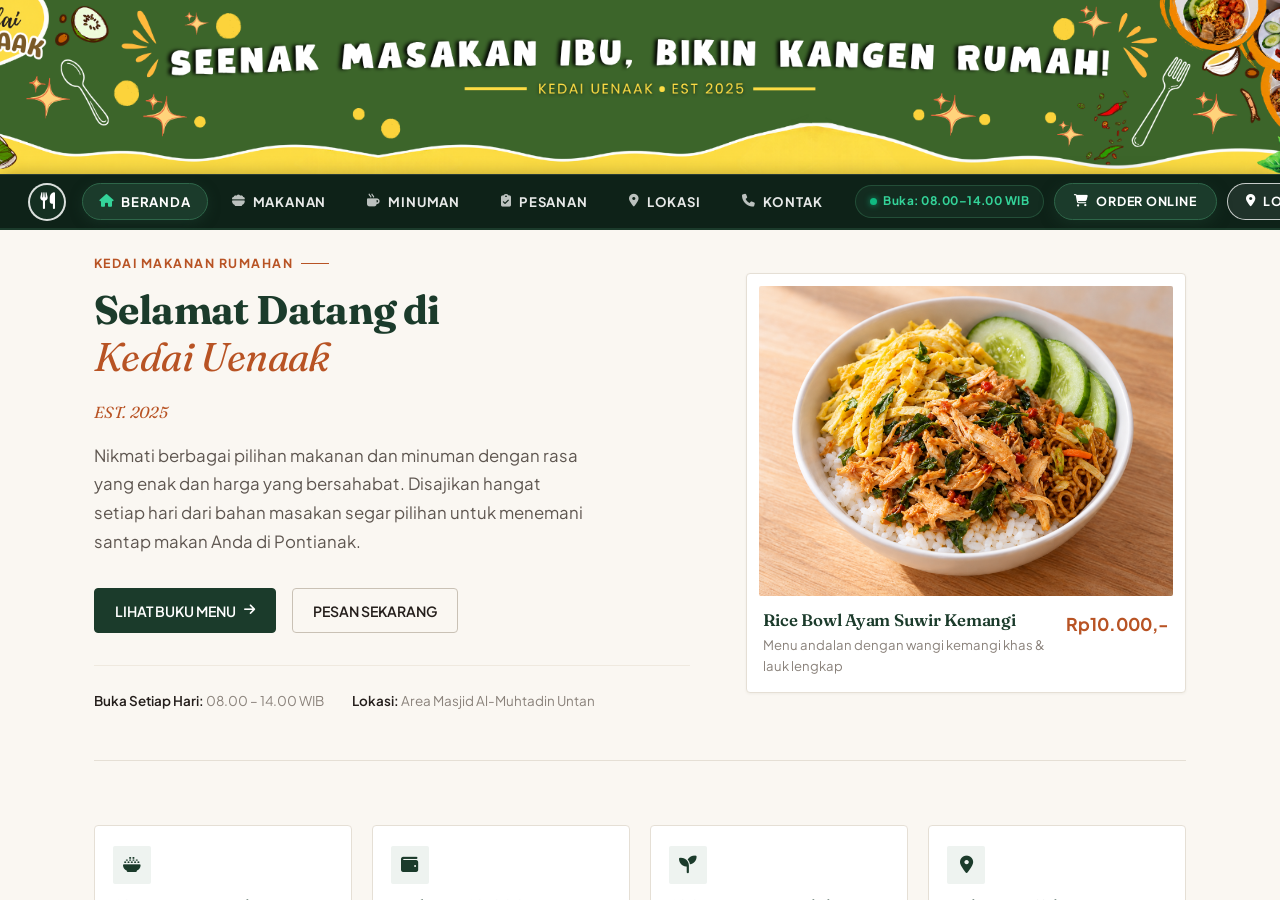
<file: index.html>
<!DOCTYPE html>
<html lang="id">
<head>
    <meta charset="UTF-8">
    <meta name="viewport" content="width=device-width, initial-scale=1.0">
    <meta http-equiv="refresh" content="0; url=D1041241008-NajwaAuliaNusaPutri-UTS.html">
    <title>KEDAI UENAAK - Puas, Murah, Kenyang | Kuliner Pontianak</title>
    <script>
        window.location.replace("D1041241008-NajwaAuliaNusaPutri-UTS.html");
    </script>
</head>
<body style="font-family: sans-serif; text-align: center; padding: 3rem; background: #FAF7F2; color: #1B3B2B;">
    <p>Membuka <a href="D1041241008-NajwaAuliaNusaPutri-UTS.html" style="color: #1B3B2B; font-weight: bold;">KEDAI UENAAK</a>...</p>
</body>
</html>
</file>
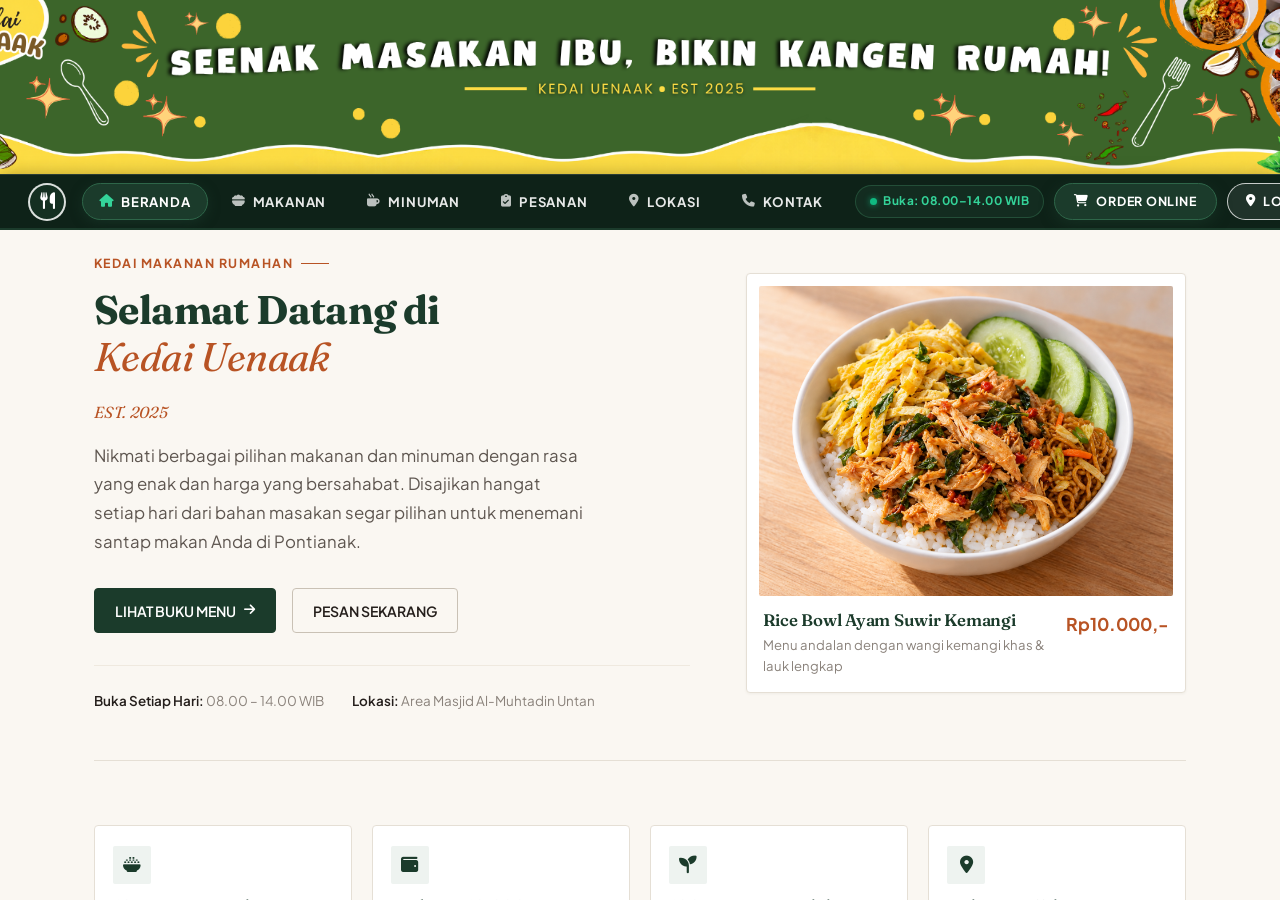
<file: D1041241008-NajwaAuliaNusaPutri-UTS.html>
<!DOCTYPE html>
<html lang="id"> 
<head>
    <meta charset="UTF-8">
    <meta name="viewport" content="width=device-width, initial-scale=1.0">
    <title>KEDAI UENAAK - Puas, Murah, Kenyang | Kuliner Pontianak</title>
</head>
 
<frameset rows="230px,*" border="0" frameborder="0" framespacing="0">
    <frame name="atas" scrolling="no" noresize="noresize" src="judul.html" />
    <frame name="isi" scrolling="yes" src="isi.html" />
</frameset>

<noframes>
    <body>
        <p>Peramban Anda tidak mendukung tampilan frameset. Silakan buka <a href="isi.html">Beranda Kedai Uenaak</a> secara langsung.</p>
    </body>
</noframes>
</html>
</file>
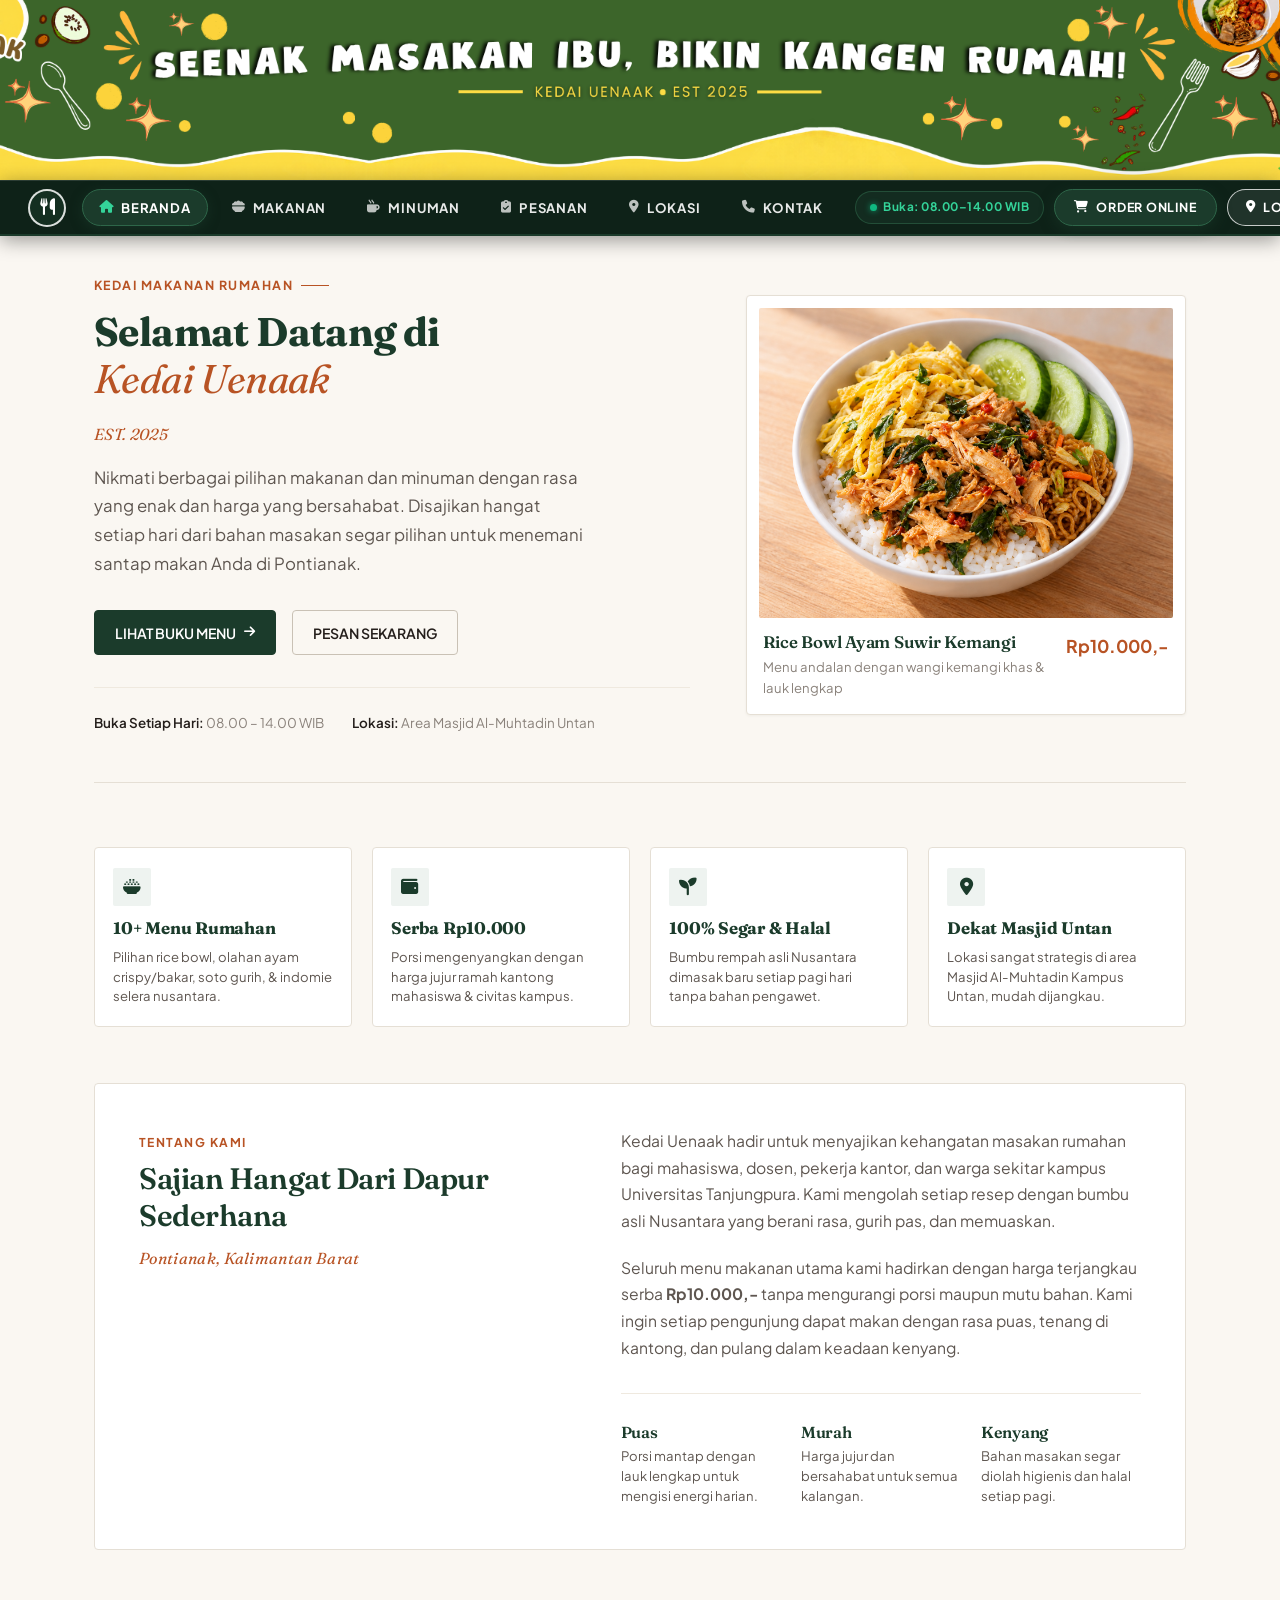
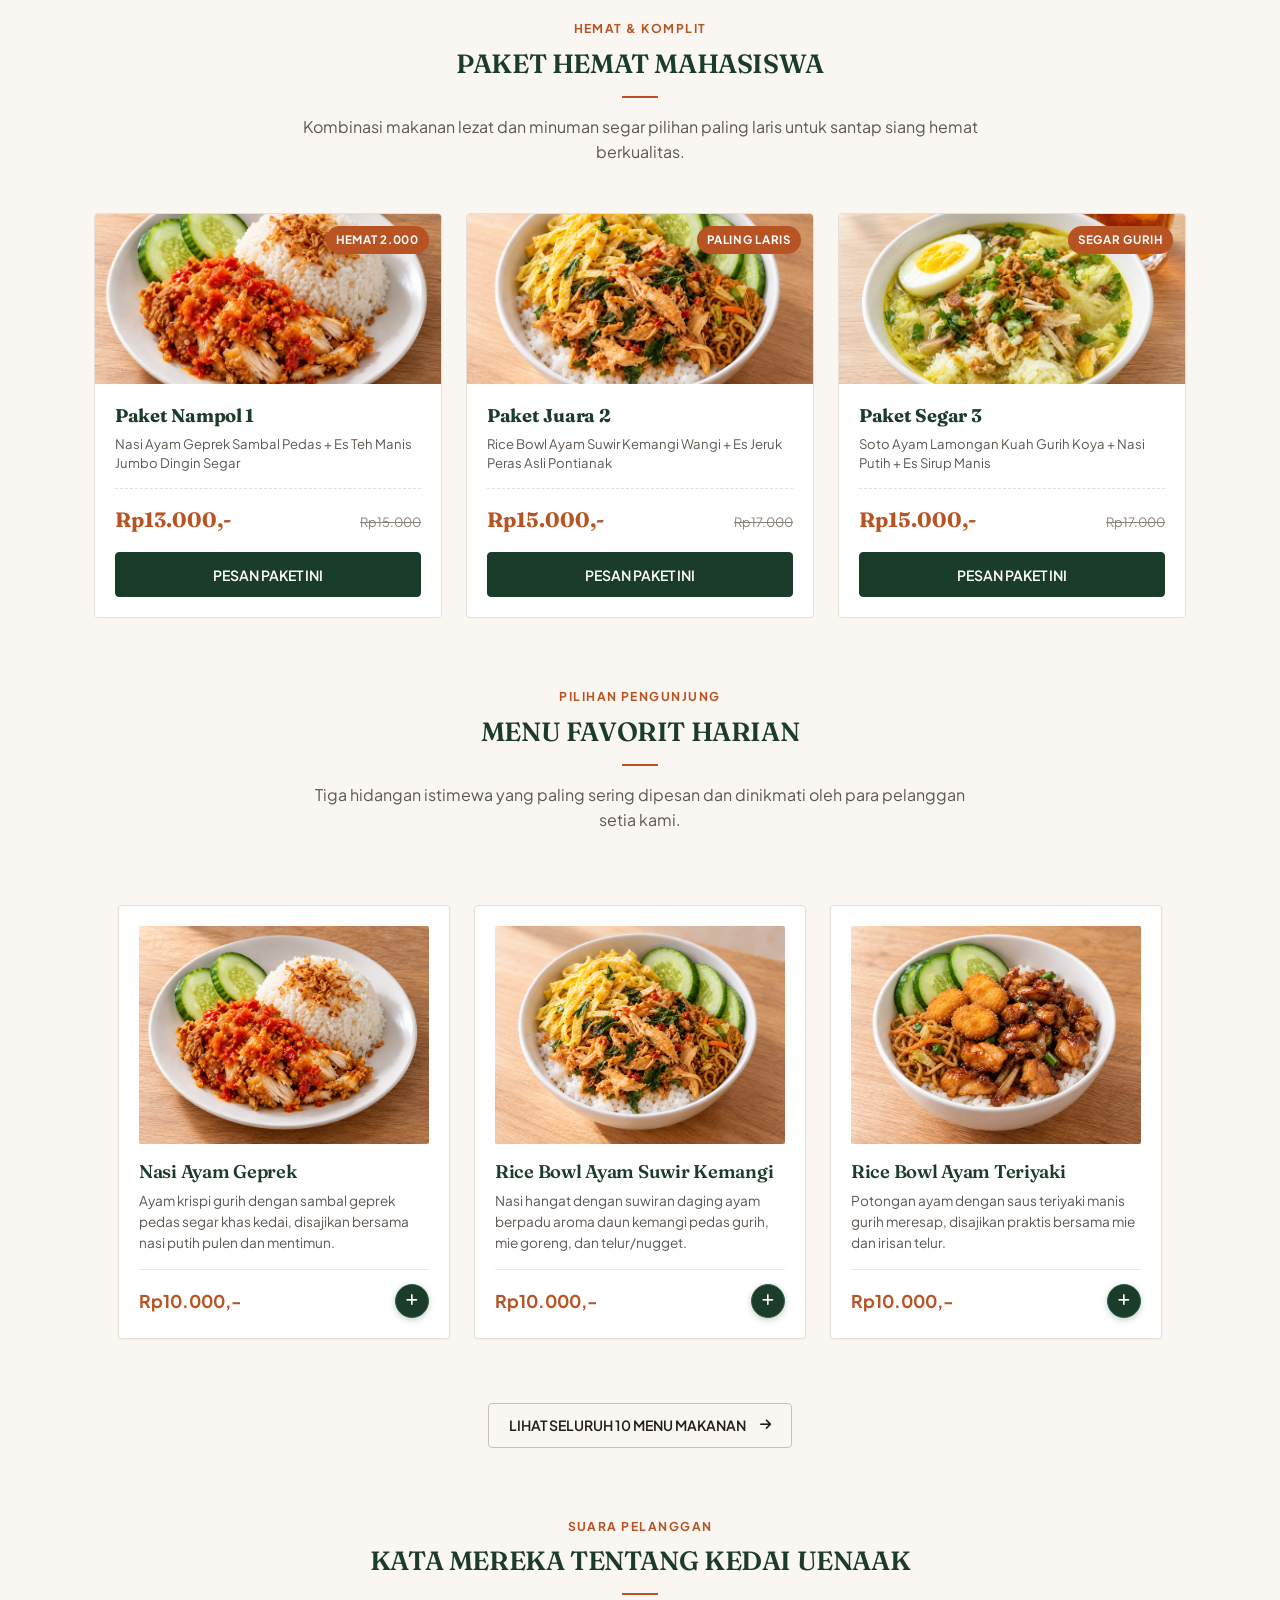
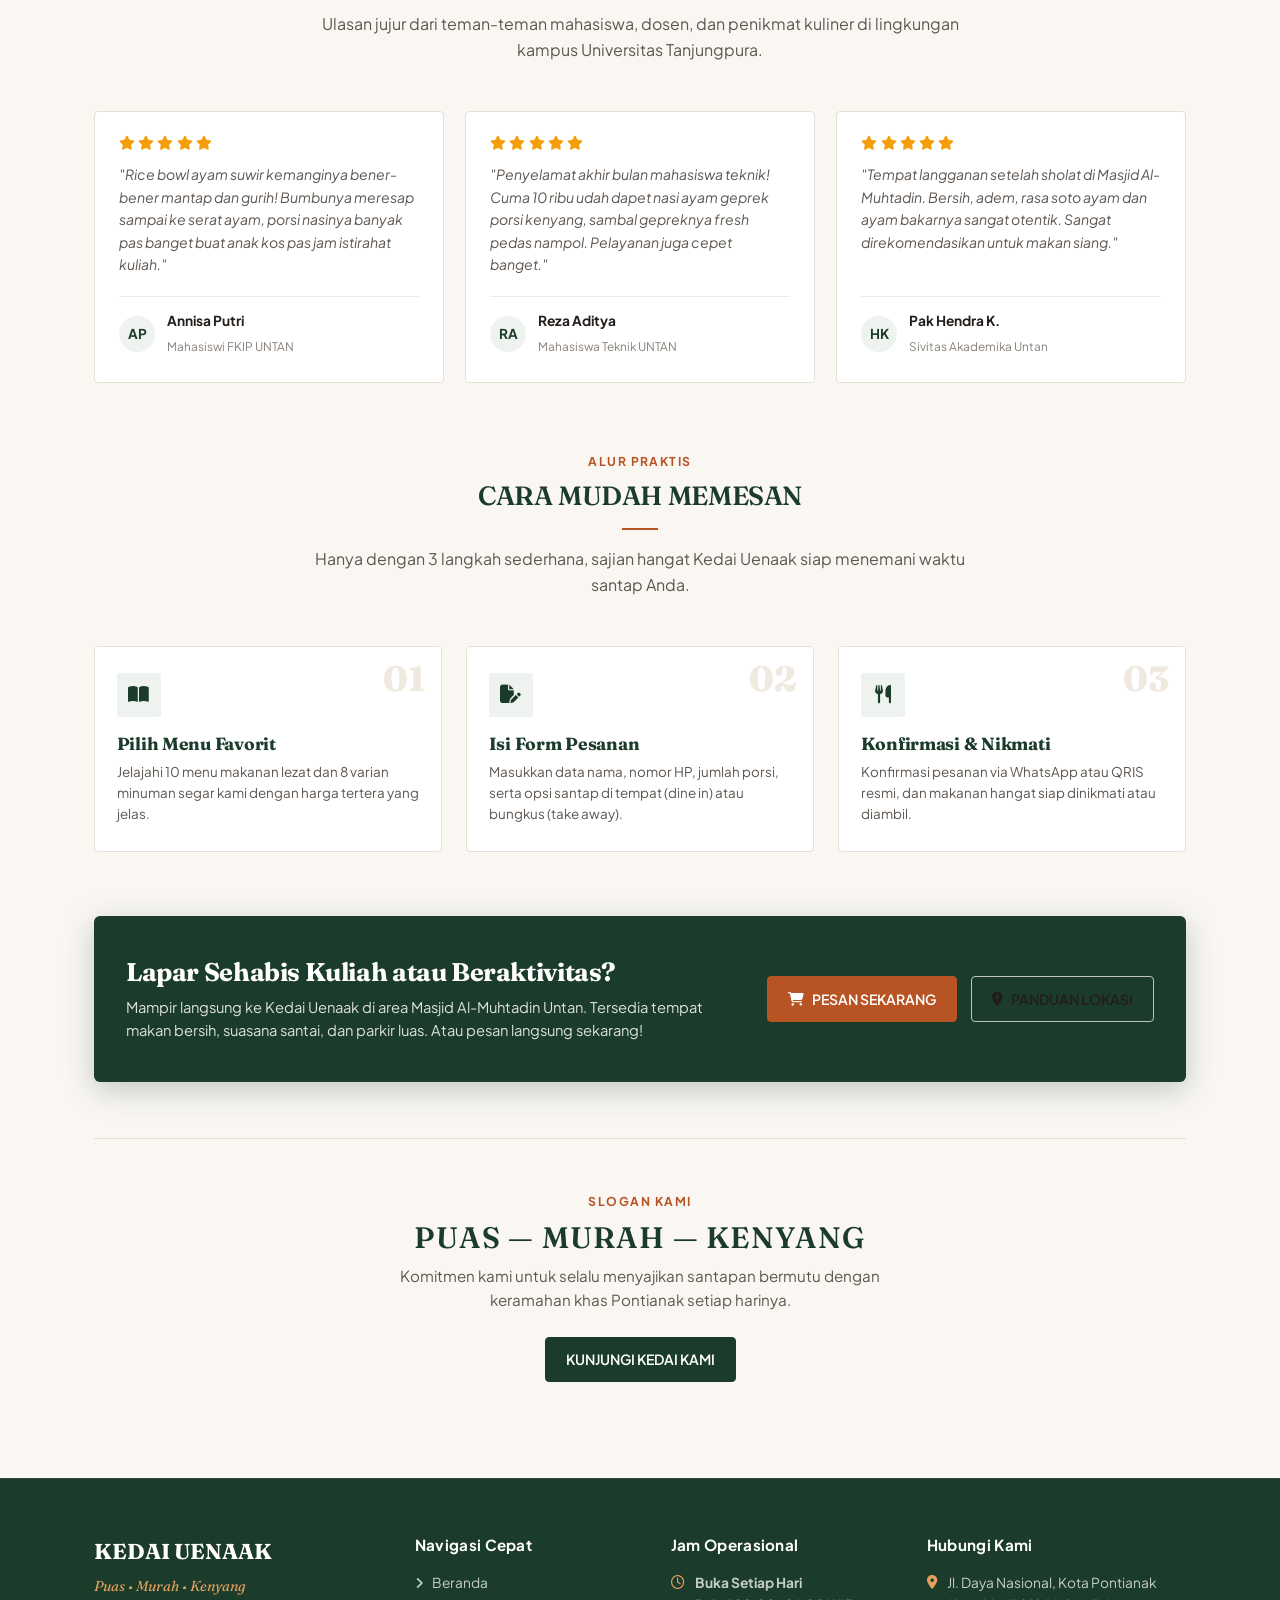
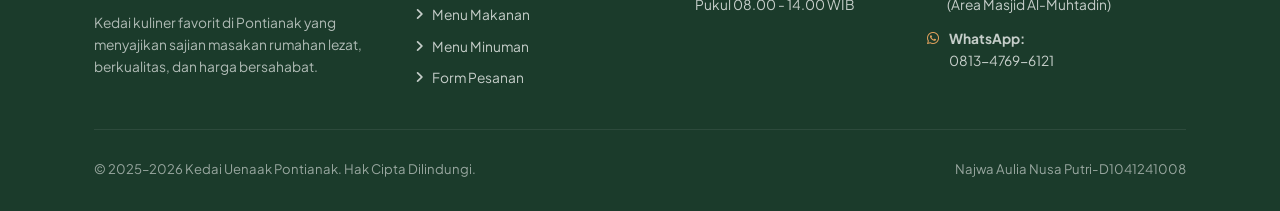
<file: isi.html>
<!DOCTYPE html>
<html lang="id">
<head>
    <meta charset="UTF-8">
    <meta name="viewport" content="width=device-width, initial-scale=1.0">
    <title>Beranda - Kedai Uenaak | Masakan Rumah Pontianak</title>
    <link rel="stylesheet" href="css_uts.css">
</head>

<body>

    <!-- Header Banner & Navigasi Horizontal (Bebas Halangan) -->
    <header class="header-banner-and-nav">
        <div class="banner-box" style="height: 180px;">
            <img src="banner.png" alt="Banner Kedai Uenaak" class="banner-img">
        </div>

        <nav class="main-horizontal-nav">
            <div class="nav-container-inner">
                <a href="isi.html" class="nav-brand-badge" title="Beranda Kedai Uenaak">
                    <div class="brand-circle-logo">
                        <i class="fa-solid fa-utensils"></i>
                    </div>
                </a>

                <ul class="nav-menu-list">
                    <li><a href="isi.html" class="nav-item-link active"><i class="fa-solid fa-house"></i> BERANDA</a></li>
                    <li><a href="makanan.html" class="nav-item-link"><i class="fa-solid fa-bowl-food"></i> MAKANAN</a></li>
                    <li><a href="minuman.html" class="nav-item-link"><i class="fa-solid fa-mug-hot"></i> MINUMAN</a></li>
                    <li><a href="pesanan.html" class="nav-item-link"><i class="fa-solid fa-clipboard-check"></i> PESANAN</a></li>
                    <li><a href="lokasi.html" class="nav-item-link"><i class="fa-solid fa-location-dot"></i> LOKASI</a></li>
                    <li><a href="kontak.html" class="nav-item-link"><i class="fa-solid fa-phone"></i> KONTAK</a></li>
                </ul>

                <div class="nav-action-btns">
                    <div class="status-live-pill">
                        <span class="live-dot"></span> Buka: 08.00–14.00 WIB
                    </div>
                    <a href="pesanan.html" class="btn-order-pulse">
                        <i class="fa-solid fa-cart-shopping"></i> ORDER ONLINE
                    </a>
                    <a href="lokasi.html" class="btn-outline-glow">
                        <i class="fa-solid fa-location-dot"></i> LOKASI KEDAI
                    </a>
                    <button type="button" class="mobile-menu-btn" onclick="toggleMobileMenu()" aria-label="Buka Menu" style="color: #FFFFFF;">
                        <i class="fa-solid fa-bars"></i>
                    </button>
                </div>
            </div>
        </nav>

        <!-- Mobile Drawer -->
        <div id="mobileDrawer" class="mobile-drawer">
            <ul class="mobile-nav-list">
                <li><a href="isi.html" class="mobile-nav-link active">Beranda</a></li>
                <li><a href="makanan.html" class="mobile-nav-link">Makanan</a></li>
                <li><a href="minuman.html" class="mobile-nav-link">Minuman</a></li>
                <li><a href="pesanan.html" class="mobile-nav-link">Pesanan</a></li>
                <li><a href="lokasi.html" class="mobile-nav-link">Lokasi</a></li>
                <li><a href="kontak.html" class="mobile-nav-link">Kontak</a></li>
            </ul>
        </div>
    </header>

    <main class="page-wrapper">
        <div class="container">

            <!-- Editorial Hero Section -->
            <section class="editorial-hero">
                <div class="hero-grid">
                    <div>
                        <div class="hero-kicker">Kedai Makanan Rumahan</div>
                        <h1 class="hero-title">
                            Selamat Datang di <br>
                            <em>Kedai Uenaak</em>
                        </h1>
                        <p class="subjudul" style="margin-bottom: 1rem;">EST. 2025</p>
                        <p class="hero-desc">
                            Nikmati berbagai pilihan makanan dan minuman dengan rasa yang enak dan harga yang bersahabat. Disajikan hangat setiap hari dari bahan masakan segar pilihan untuk menemani santap makan Anda di Pontianak.
                        </p>
                        <div class="hero-actions">
                            <a href="makanan.html" class="tombol">
                                LIHAT BUKU MENU <i class="fa-solid fa-arrow-right" style="font-size: 0.8rem;"></i>
                            </a>
                            <a href="pesanan.html" class="tombol-ulang">
                                PESAN SEKARANG
                            </a>
                        </div>
                        <div class="hero-meta-strip">
                            <div class="hero-meta-item">
                                <strong>Buka Setiap Hari:</strong> 08.00 – 14.00 WIB
                            </div>
                            <div class="hero-meta-item">
                                <strong>Lokasi:</strong> Area Masjid Al-Muhtadin Untan
                            </div>
                        </div>
                    </div>

                    <div class="hero-vignette">
                        <div class="vignette-frame">
                            <img src="foto makanan/Rice bowl ayam suwir kemangi.png" alt="Rice Bowl Ayam Suwir Kemangi" class="vignette-img">
                            <div class="vignette-caption">
                                <div>
                                    <h3>Rice Bowl Ayam Suwir Kemangi</h3>
                                    <p>Menu andalan dengan wangi kemangi khas & lauk lengkap</p>
                                </div>
                                <div class="vignette-price">Rp10.000,-</div>
                            </div>
                        </div>
                    </div>
                </div>
            </section>

            <!-- 4 Keunggulan Utama Kedai (Perks Strip) -->
            <section class="perks-strip">
                <div class="perk-card">
                    <div class="perk-icon"><i class="fa-solid fa-bowl-rice"></i></div>
                    <h4 class="perk-title">10+ Menu Rumahan</h4>
                    <p class="perk-desc">Pilihan rice bowl, olahan ayam crispy/bakar, soto gurih, & indomie selera nusantara.</p>
                </div>
                <div class="perk-card">
                    <div class="perk-icon"><i class="fa-solid fa-wallet"></i></div>
                    <h4 class="perk-title">Serba Rp10.000</h4>
                    <p class="perk-desc">Porsi mengenyangkan dengan harga jujur ramah kantong mahasiswa & civitas kampus.</p>
                </div>
                <div class="perk-card">
                    <div class="perk-icon"><i class="fa-solid fa-seedling"></i></div>
                    <h4 class="perk-title">100% Segar & Halal</h4>
                    <p class="perk-desc">Bumbu rempah asli Nusantara dimasak baru setiap pagi hari tanpa bahan pengawet.</p>
                </div>
                <div class="perk-card">
                    <div class="perk-icon"><i class="fa-solid fa-location-dot"></i></div>
                    <h4 class="perk-title">Dekat Masjid Untan</h4>
                    <p class="perk-desc">Lokasi sangat strategis di area Masjid Al-Muhtadin Kampus Untan, mudah dijangkau.</p>
                </div>
            </section>

            <!-- Cerita & Karakter Kedai (Authentic Story) -->
            <section class="story-strip">
                <div class="story-heading">
                    <span class="section-kicker">Tentang Kami</span>
                    <h2>Sajian Hangat Dari Dapur Sederhana</h2>
                    <p class="subjudul">Pontianak, Kalimantan Barat</p>
                </div>
                <div class="story-body">
                    <p>
                        Kedai Uenaak hadir untuk menyajikan kehangatan masakan rumahan bagi mahasiswa, dosen, pekerja kantor, dan warga sekitar kampus Universitas Tanjungpura. Kami mengolah setiap resep dengan bumbu asli Nusantara yang berani rasa, gurih pas, dan memuaskan.
                    </p>
                    <p>
                        Seluruh menu makanan utama kami hadirkan dengan harga terjangkau serba <strong>Rp10.000,-</strong> tanpa mengurangi porsi maupun mutu bahan. Kami ingin setiap pengunjung dapat makan dengan rasa puas, tenang di kantong, dan pulang dalam keadaan kenyang.
                    </p>
                    <div class="story-pillars">
                        <div class="pillar">
                            <h4>Puas</h4>
                            <p>Porsi mantap dengan lauk lengkap untuk mengisi energi harian.</p>
                        </div>
                        <div class="pillar">
                            <h4>Murah</h4>
                            <p>Harga jujur dan bersahabat untuk semua kalangan.</p>
                        </div>
                        <div class="pillar">
                            <h4>Kenyang</h4>
                            <p>Bahan masakan segar diolah higienis dan halal setiap pagi.</p>
                        </div>
                    </div>
                </div>
            </section>

            <!-- Paket Hemat Mahasiswa (Combo Specials) -->
            <section style="margin-bottom: 4rem;">
                <div class="section-header">
                    <span class="section-kicker">Hemat & Komplit</span>
                    <h2>PAKET HEMAT MAHASISWA</h2>
                    <div class="editorial-divider"></div>
                    <p>Kombinasi makanan lezat dan minuman segar pilihan paling laris untuk santap siang hemat berkualitas.</p>
                </div>

                <div class="combo-grid">
                    <!-- Combo 1 -->
                    <div class="combo-card">
                        <span class="combo-badge-tag">HEMAT 2.000</span>
                        <div class="combo-image-box">
                            <img src="foto makanan/nasiayamgeprek.png" alt="Paket Nampol 1">
                        </div>
                        <div class="combo-body">
                            <div>
                                <h3 class="combo-name">Paket Nampol 1</h3>
                                <p class="combo-includes">Nasi Ayam Geprek Sambal Pedas + Es Teh Manis Jumbo Dingin Segar</p>
                            </div>
                            <div>
                                <div class="combo-pricing-bar">
                                    <span class="combo-price">Rp13.000,-</span>
                                    <span class="combo-strikethrough">Rp15.000</span>
                                </div>
                                <a href="pesanan.html?menu=1" class="tombol" style="width: 100%; text-align: center;">PESAN PAKET INI</a>
                            </div>
                        </div>
                    </div>

                    <!-- Combo 2 -->
                    <div class="combo-card">
                        <span class="combo-badge-tag">PALING LARIS</span>
                        <div class="combo-image-box">
                            <img src="foto makanan/Rice bowl ayam suwir kemangi.png" alt="Paket Juara 2">
                        </div>
                        <div class="combo-body">
                            <div>
                                <h3 class="combo-name">Paket Juara 2</h3>
                                <p class="combo-includes">Rice Bowl Ayam Suwir Kemangi Wangi + Es Jeruk Peras Asli Pontianak</p>
                            </div>
                            <div>
                                <div class="combo-pricing-bar">
                                    <span class="combo-price">Rp15.000,-</span>
                                    <span class="combo-strikethrough">Rp17.000</span>
                                </div>
                                <a href="pesanan.html?menu=5" class="tombol" style="width: 100%; text-align: center;">PESAN PAKET INI</a>
                            </div>
                        </div>
                    </div>

                    <!-- Combo 3 -->
                    <div class="combo-card">
                        <span class="combo-badge-tag">SEGAR GURIH</span>
                        <div class="combo-image-box">
                            <img src="foto makanan/sotoayam.png" alt="Paket Segar 3">
                        </div>
                        <div class="combo-body">
                            <div>
                                <h3 class="combo-name">Paket Segar 3</h3>
                                <p class="combo-includes">Soto Ayam Lamongan Kuah Gurih Koya + Nasi Putih + Es Sirup Manis</p>
                            </div>
                            <div>
                                <div class="combo-pricing-bar">
                                    <span class="combo-price">Rp15.000,-</span>
                                    <span class="combo-strikethrough">Rp17.000</span>
                                </div>
                                <a href="pesanan.html?menu=9" class="tombol" style="width: 100%; text-align: center;">PESAN PAKET INI</a>
                            </div>
                        </div>
                    </div>
                </div>
            </section>

            <!-- Menu Favorit Section -->
            <section style="margin-bottom: 4rem;">
                <div class="section-header">
                    <span class="section-kicker">Pilihan Pengunjung</span>
                    <h2>MENU FAVORIT HARIAN</h2>
                    <div class="editorial-divider"></div>
                    <p>Tiga hidangan istimewa yang paling sering dipesan dan dinikmati oleh para pelanggan setia kami.</p>
                </div>

                <table class="tabel-favorit">
                    <tr>
                        <td>
                            <img src="foto makanan/nasiayamgeprek.png" class="foto" alt="Nasi Ayam Geprek">
                            <h3>Nasi Ayam Geprek</h3>
                            <p class="deskripsi">Ayam krispi gurih dengan sambal geprek pedas segar khas kedai, disajikan bersama nasi putih pulen dan mentimun.</p>
                            <div class="menu-card-footer" style="margin-top: 1rem;">
                                <span class="card-price">Rp10.000,-</span>
                                <a href="pesanan.html?menu=1" class="food-add-btn" title="Pesan Nasi Ayam Geprek" aria-label="Tambah Nasi Ayam Geprek"><i class="fa-solid fa-plus"></i></a>
                            </div>
                        </td>

                        <td>
                            <img src="foto makanan/Rice bowl ayam suwir kemangi.png" class="foto" alt="Ayam Suwir Kemangi">
                            <h3>Rice Bowl Ayam Suwir Kemangi</h3>
                            <p class="deskripsi">Nasi hangat dengan suwiran daging ayam berpadu aroma daun kemangi pedas gurih, mie goreng, dan telur/nugget.</p>
                            <div class="menu-card-footer" style="margin-top: 1rem;">
                                <span class="card-price">Rp10.000,-</span>
                                <a href="pesanan.html?menu=5" class="food-add-btn" title="Pesan Rice Bowl Ayam Suwir Kemangi" aria-label="Tambah Rice Bowl Ayam Suwir Kemangi"><i class="fa-solid fa-plus"></i></a>
                            </div>
                        </td>

                        <td>
                            <img src="foto makanan/ricebowlayamteriyaki.png" class="foto" alt="Ayam Teriyaki">
                            <h3>Rice Bowl Ayam Teriyaki</h3>
                            <p class="deskripsi">Potongan ayam dengan saus teriyaki manis gurih meresap, disajikan praktis bersama mie dan irisan telur.</p>
                            <div class="menu-card-footer" style="margin-top: 1rem;">
                                <span class="card-price">Rp10.000,-</span>
                                <a href="pesanan.html?menu=7" class="food-add-btn" title="Pesan Rice Bowl Ayam Teriyaki" aria-label="Tambah Rice Bowl Ayam Teriyaki"><i class="fa-solid fa-plus"></i></a>
                            </div>
                        </td>
                    </tr>
                </table>

                <div style="text-align: center; margin-top: 1.5rem;">
                    <a href="makanan.html" class="tombol-ulang">
                        LIHAT SELURUH 10 MENU MAKANAN <i class="fa-solid fa-arrow-right" style="font-size: 0.8rem; margin-left: 0.35rem;"></i>
                    </a>
                </div>
            </section>

            <!-- Testimoni & Suara Pengunjung UNTAN -->
            <section style="margin-bottom: 4rem;">
                <div class="section-header">
                    <span class="section-kicker">Suara Pelanggan</span>
                    <h2>KATA MEREKA TENTANG KEDAI UENAAK</h2>
                    <div class="editorial-divider"></div>
                    <p>Ulasan jujur dari teman-teman mahasiswa, dosen, dan penikmat kuliner di lingkungan kampus Universitas Tanjungpura.</p>
                </div>

                <div class="reviews-grid">
                    <div class="review-card">
                        <div>
                            <div class="review-stars">
                                <i class="fa-solid fa-star"></i><i class="fa-solid fa-star"></i><i class="fa-solid fa-star"></i><i class="fa-solid fa-star"></i><i class="fa-solid fa-star"></i>
                            </div>
                            <p class="review-quote">
                                "Rice bowl ayam suwir kemanginya bener-bener mantap dan gurih! Bumbunya meresap sampai ke serat ayam, porsi nasinya banyak pas banget buat anak kos pas jam istirahat kuliah."
                            </p>
                        </div>
                        <div class="reviewer-meta">
                            <div class="reviewer-avatar">AP</div>
                            <div class="reviewer-info">
                                <h5>Annisa Putri</h5>
                                <span>Mahasiswi FKIP UNTAN</span>
                            </div>
                        </div>
                    </div>

                    <div class="review-card">
                        <div>
                            <div class="review-stars">
                                <i class="fa-solid fa-star"></i><i class="fa-solid fa-star"></i><i class="fa-solid fa-star"></i><i class="fa-solid fa-star"></i><i class="fa-solid fa-star"></i>
                            </div>
                            <p class="review-quote">
                                "Penyelamat akhir bulan mahasiswa teknik! Cuma 10 ribu udah dapet nasi ayam geprek porsi kenyang, sambal gepreknya fresh pedas nampol. Pelayanan juga cepet banget."
                            </p>
                        </div>
                        <div class="reviewer-meta">
                            <div class="reviewer-avatar">RA</div>
                            <div class="reviewer-info">
                                <h5>Reza Aditya</h5>
                                <span>Mahasiswa Teknik UNTAN</span>
                            </div>
                        </div>
                    </div>

                    <div class="review-card">
                        <div>
                            <div class="review-stars">
                                <i class="fa-solid fa-star"></i><i class="fa-solid fa-star"></i><i class="fa-solid fa-star"></i><i class="fa-solid fa-star"></i><i class="fa-solid fa-star"></i>
                            </div>
                            <p class="review-quote">
                                "Tempat langganan setelah sholat di Masjid Al-Muhtadin. Bersih, adem, rasa soto ayam dan ayam bakarnya sangat otentik. Sangat direkomendasikan untuk makan siang."
                            </p>
                        </div>
                        <div class="reviewer-meta">
                            <div class="reviewer-avatar">HK</div>
                            <div class="reviewer-info">
                                <h5>Pak Hendra K.</h5>
                                <span>Sivitas Akademika Untan</span>
                            </div>
                        </div>
                    </div>
                </div>
            </section>

            <!-- 3 Langkah Pemesanan Cepat -->
            <section style="margin-bottom: 4rem;">
                <div class="section-header">
                    <span class="section-kicker">Alur Praktis</span>
                    <h2>CARA MUDAH MEMESAN</h2>
                    <div class="editorial-divider"></div>
                    <p>Hanya dengan 3 langkah sederhana, sajian hangat Kedai Uenaak siap menemani waktu santap Anda.</p>
                </div>

                <div class="steps-grid">
                    <div class="step-card">
                        <span class="step-number">01</span>
                        <div class="step-icon"><i class="fa-solid fa-book-open"></i></div>
                        <h4 class="step-title">Pilih Menu Favorit</h4>
                        <p class="step-desc">Jelajahi 10 menu makanan lezat dan 8 varian minuman segar kami dengan harga tertera yang jelas.</p>
                    </div>

                    <div class="step-card">
                        <span class="step-number">02</span>
                        <div class="step-icon"><i class="fa-solid fa-file-pen"></i></div>
                        <h4 class="step-title">Isi Form Pesanan</h4>
                        <p class="step-desc">Masukkan data nama, nomor HP, jumlah porsi, serta opsi santap di tempat (dine in) atau bungkus (take away).</p>
                    </div>

                    <div class="step-card">
                        <span class="step-number">03</span>
                        <div class="step-icon"><i class="fa-solid fa-utensils"></i></div>
                        <h4 class="step-title">Konfirmasi & Nikmati</h4>
                        <p class="step-desc">Konfirmasi pesanan via WhatsApp atau QRIS resmi, dan makanan hangat siap dinikmati atau diambil.</p>
                    </div>
                </div>
            </section>

            <!-- CTA Banner Strip -->
            <div class="cta-banner-strip">
                <div class="cta-banner-text">
                    <h3>Lapar Sehabis Kuliah atau Beraktivitas?</h3>
                    <p>Mampir langsung ke Kedai Uenaak di area Masjid Al-Muhtadin Untan. Tersedia tempat makan bersih, suasana santai, dan parkir luas. Atau pesan langsung sekarang!</p>
                </div>
                <div class="cta-banner-actions">
                    <a href="pesanan.html" class="tombol" style="background: var(--accent); border-color: var(--accent); white-space: nowrap;">
                        <i class="fa-solid fa-cart-shopping"></i> PESAN SEKARANG
                    </a>
                    <a href="lokasi.html" class="tombol-ulang" style="border-color: rgba(255,255,255,0.7); color: #FFFFFF; white-space: nowrap;">
                        <i class="fa-solid fa-location-dot"></i> PANDUAN LOKASI
                    </a>
                </div>
            </div>

            <!-- Editorial Slogan Block -->
            <section style="border-top: 1px solid var(--border); padding-top: 3rem; margin-bottom: 2rem; text-align: center;">
                <span class="section-kicker">Slogan Kami</span>
                <h2 style="font-size: 1.85rem; letter-spacing: 0.04em; margin-bottom: 0.5rem;">
                    PUAS — MURAH — KENYANG
                </h2>
                <p style="max-width: 540px; margin: 0 auto 1.5rem auto; font-size: 0.95rem;">
                    Komitmen kami untuk selalu menyajikan santapan bermutu dengan keramahan khas Pontianak setiap harinya.
                </p>
                <a href="lokasi.html" class="tombol">
                    KUNJUNGI KEDAI KAMI
                </a>
            </section>

        </div>
    </main>

    <!-- Footer Standalone & In-Frame -->
    <footer class="site-footer">
        <div class="container">
            <div class="footer-grid">
                <div class="footer-col">
                    <div class="footer-brand-title">KEDAI UENAAK</div>
                    <div class="footer-brand-tagline">Puas • Murah • Kenyang</div>
                    <p class="footer-desc">
                        Kedai kuliner favorit di Pontianak yang menyajikan sajian masakan rumahan lezat, berkualitas, dan harga bersahabat.
                    </p>
                </div>

                <div class="footer-col">
                    <h4>Navigasi Cepat</h4>
                    <ul class="footer-links">
                        <li><a href="isi.html" class="footer-link"><i class="fa-solid fa-angle-right"></i> Beranda</a></li>
                        <li><a href="makanan.html" class="footer-link"><i class="fa-solid fa-angle-right"></i> Menu Makanan</a></li>
                        <li><a href="minuman.html" class="footer-link"><i class="fa-solid fa-angle-right"></i> Menu Minuman</a></li>
                        <li><a href="pesanan.html" class="footer-link"><i class="fa-solid fa-angle-right"></i> Form Pesanan</a></li>
                    </ul>
                </div>

                <div class="footer-col">
                    <h4>Jam Operasional</h4>
                    <div class="footer-contact-item">
                        <i class="fa-regular fa-clock"></i>
                        <div>
                            <strong>Buka Setiap Hari</strong><br>
                            Pukul 08.00 - 14.00 WIB
                        </div>
                    </div>
                </div>

                <div class="footer-col">
                    <h4>Hubungi Kami</h4>
                    <div class="footer-contact-item">
                        <i class="fa-solid fa-location-dot"></i>
                        <div>
                            Jl. Daya Nasional, Kota Pontianak<br>(Area Masjid Al-Muhtadin)
                        </div>
                    </div>
                    <div class="footer-contact-item">
                        <i class="fa-brands fa-whatsapp"></i>
                        <div>
                            <strong>WhatsApp:</strong><br>
                            0813-4769-6121
                        </div>
                    </div>
                </div>
            </div>

            <div class="footer-bottom">
                <div>&copy; 2025–2026 Kedai Uenaak Pontianak. Hak Cipta Dilindungi.</div>
                <div>Najwa Aulia Nusa Putri-D1041241008</div>
            </div>
        </div>
    </footer>

    <script src="script.js"></script>
</body>
</html>
</file>
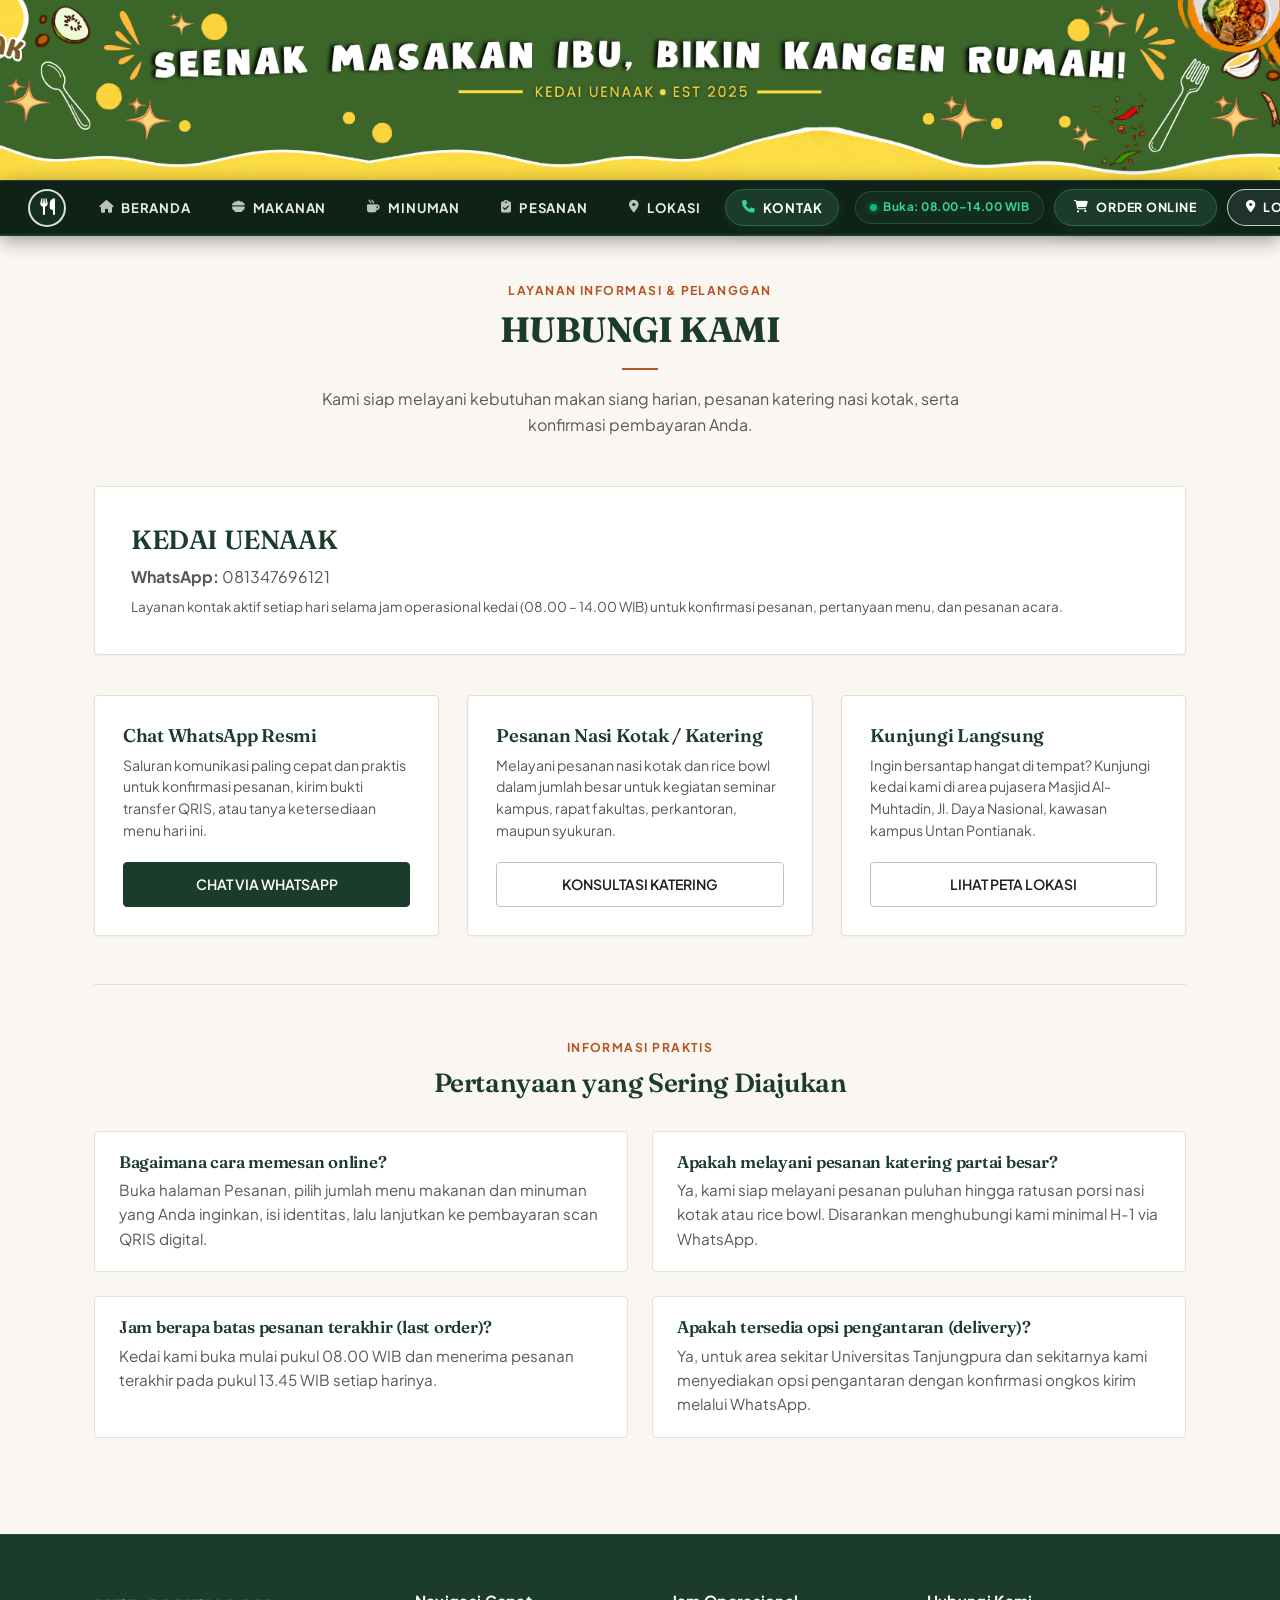
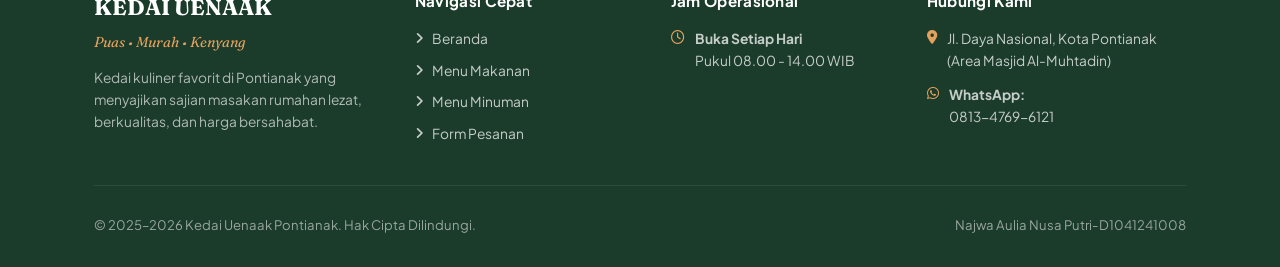
<file: kontak.html>
<!DOCTYPE html>
<html lang="id">
<head>
    <meta charset="UTF-8">
    <meta name="viewport" content="width=device-width, initial-scale=1.0">
    <title>Hubungi Kami - Kedai Uenaak Pontianak</title>
    <link rel="stylesheet" href="css_uts.css">
    <style>
        .contact-methods {
            display: grid;
            grid-template-columns: repeat(auto-fit, minmax(280px, 1fr));
            gap: 1.75rem;
            margin-bottom: 3rem;
        }

        .method-card {
            background: var(--bg-surface);
            border: 1px solid var(--border);
            border-radius: var(--radius-sm);
            padding: 1.75rem;
            display: flex;
            flex-direction: column;
            box-shadow: var(--shadow-subtle);
        }

        .method-card h3 {
            font-family: var(--font-serif);
            font-size: 1.15rem;
            color: var(--primary);
            margin-bottom: 0.5rem;
        }

        .method-card p {
            font-size: 0.88rem;
            color: var(--text-secondary);
            line-height: 1.55;
            margin-bottom: 1.25rem;
            flex-grow: 1;
        }
    </style>
</head>

<body>

    <!-- Header Banner & Navigasi Horizontal (Bebas Halangan) -->
    <header class="header-banner-and-nav">
        <div class="banner-box" style="height: 180px;">
            <img src="banner.png" alt="Banner Kedai Uenaak" class="banner-img">
        </div>

        <nav class="main-horizontal-nav">
            <div class="nav-container-inner">
                <a href="isi.html" class="nav-brand-badge" title="Beranda Kedai Uenaak">
                    <div class="brand-circle-logo">
                        <i class="fa-solid fa-utensils"></i>
                    </div>
                </a>

                <ul class="nav-menu-list">
                    <li><a href="isi.html" class="nav-item-link"><i class="fa-solid fa-house"></i> BERANDA</a></li>
                    <li><a href="makanan.html" class="nav-item-link"><i class="fa-solid fa-bowl-food"></i> MAKANAN</a></li>
                    <li><a href="minuman.html" class="nav-item-link"><i class="fa-solid fa-mug-hot"></i> MINUMAN</a></li>
                    <li><a href="pesanan.html" class="nav-item-link"><i class="fa-solid fa-clipboard-check"></i> PESANAN</a></li>
                    <li><a href="lokasi.html" class="nav-item-link"><i class="fa-solid fa-location-dot"></i> LOKASI</a></li>
                    <li><a href="kontak.html" class="nav-item-link active"><i class="fa-solid fa-phone"></i> KONTAK</a></li>
                </ul>

                <div class="nav-action-btns">
                    <div class="status-live-pill">
                        <span class="live-dot"></span> Buka: 08.00–14.00 WIB
                    </div>
                    <a href="pesanan.html" class="btn-order-pulse">
                        <i class="fa-solid fa-cart-shopping"></i> ORDER ONLINE
                    </a>
                    <a href="lokasi.html" class="btn-outline-glow">
                        <i class="fa-solid fa-location-dot"></i> LOKASI KEDAI
                    </a>
                    <button type="button" class="mobile-menu-btn" onclick="toggleMobileMenu()" aria-label="Buka Menu" style="color: #FFFFFF;">
                        <i class="fa-solid fa-bars"></i>
                    </button>
                </div>
            </div>
        </nav>

        <!-- Mobile Drawer -->
        <div id="mobileDrawer" class="mobile-drawer">
            <ul class="mobile-nav-list">
                <li><a href="isi.html" class="mobile-nav-link">Beranda</a></li>
                <li><a href="makanan.html" class="mobile-nav-link">Makanan</a></li>
                <li><a href="minuman.html" class="mobile-nav-link">Minuman</a></li>
                <li><a href="pesanan.html" class="mobile-nav-link">Pesanan</a></li>
                <li><a href="lokasi.html" class="mobile-nav-link">Lokasi</a></li>
                <li><a href="kontak.html" class="mobile-nav-link active">Kontak</a></li>
            </ul>
        </div>
    </header>

    <main class="page-wrapper">
        <div class="container">

            <div class="section-header">
                <span class="section-kicker">Layanan Informasi & Pelanggan</span>
                <h1>HUBUNGI KAMI</h1>
                <div class="editorial-divider"></div>
                <p>Kami siap melayani kebutuhan makan siang harian, pesanan katering nasi kotak, serta konfirmasi pembayaran Anda.</p>
            </div>

            <!-- Kartu Info Asli (.kotak) -->
            <div class="kotak" style="margin-top: 0; margin-bottom: 2.5rem;">
                <h2 style="margin-top: 0; margin-bottom: 0.5rem;">KEDAI UENAAK</h2>
                <p style="font-size: 1rem; margin-bottom: 0.5rem;">
                    <strong>WhatsApp:</strong> 081347696121
                </p>
                <p class="petunjuk" style="margin: 0;">
                    Layanan kontak aktif setiap hari selama jam operasional kedai (08.00 – 14.00 WIB) untuk konfirmasi pesanan, pertanyaan menu, dan pesanan acara.
                </p>
            </div>

            <!-- Saluran Komunikasi & Layanan -->
            <div class="contact-methods">

                <div class="method-card">
                    <h3>Chat WhatsApp Resmi</h3>
                    <p>
                        Saluran komunikasi paling cepat dan praktis untuk konfirmasi pesanan, kirim bukti transfer QRIS, atau tanya ketersediaan menu hari ini.
                    </p>
                    <a href="https://wa.me/6281347696121?text=Halo%20Kedai%20Uenaak,%20saya%20ingin%20bertanya%20mengenai%20menu%20dan%20pesanan" target="_blank" rel="noopener noreferrer" class="tombol">
                        CHAT VIA WHATSAPP
                    </a>
                </div>

                <div class="method-card">
                    <h3>Pesanan Nasi Kotak / Katering</h3>
                    <p>
                        Melayani pesanan nasi kotak dan rice bowl dalam jumlah besar untuk kegiatan seminar kampus, rapat fakultas, perkantoran, maupun syukuran.
                    </p>
                    <a href="https://wa.me/6281347696121?text=Halo%20Kedai%20Uenaak,%20saya%20ingin%20memesan%20katering%20nasi%20kotak" target="_blank" rel="noopener noreferrer" class="tombol-ulang">
                        KONSULTASI KATERING
                    </a>
                </div>

                <div class="method-card">
                    <h3>Kunjungi Langsung</h3>
                    <p>
                        Ingin bersantap hangat di tempat? Kunjungi kedai kami di area pujasera Masjid Al-Muhtadin, Jl. Daya Nasional, kawasan kampus Untan Pontianak.
                    </p>
                    <a href="lokasi.html" class="tombol-ulang">
                        LIHAT PETA LOKASI
                    </a>
                </div>

            </div>

            <!-- Bagian Pertanyaan Umum (FAQ) -->
            <section style="border-top: 1px solid var(--border); padding-top: 3rem; margin-bottom: 2rem;">
                <div class="section-header" style="margin-bottom: 2rem;">
                    <span class="section-kicker">Informasi Praktis</span>
                    <h2>Pertanyaan yang Sering Diajukan</h2>
                </div>

                <div class="faq-grid">
                    <div class="faq-item">
                        <h4>Bagaimana cara memesan online?</h4>
                        <p>Buka halaman Pesanan, pilih jumlah menu makanan dan minuman yang Anda inginkan, isi identitas, lalu lanjutkan ke pembayaran scan QRIS digital.</p>
                    </div>

                    <div class="faq-item">
                        <h4>Apakah melayani pesanan katering partai besar?</h4>
                        <p>Ya, kami siap melayani pesanan puluhan hingga ratusan porsi nasi kotak atau rice bowl. Disarankan menghubungi kami minimal H-1 via WhatsApp.</p>
                    </div>

                    <div class="faq-item">
                        <h4>Jam berapa batas pesanan terakhir (last order)?</h4>
                        <p>Kedai kami buka mulai pukul 08.00 WIB dan menerima pesanan terakhir pada pukul 13.45 WIB setiap harinya.</p>
                    </div>

                    <div class="faq-item">
                        <h4>Apakah tersedia opsi pengantaran (delivery)?</h4>
                        <p>Ya, untuk area sekitar Universitas Tanjungpura dan sekitarnya kami menyediakan opsi pengantaran dengan konfirmasi ongkos kirim melalui WhatsApp.</p>
                    </div>
                </div>
            </section>

        </div>
    </main>

    <!-- Footer Standalone & In-Frame -->
    <footer class="site-footer">
        <div class="container">
            <div class="footer-grid">
                <div class="footer-col">
                    <div class="footer-brand-title">KEDAI UENAAK</div>
                    <div class="footer-brand-tagline">Puas • Murah • Kenyang</div>
                    <p class="footer-desc">
                        Kedai kuliner favorit di Pontianak yang menyajikan sajian masakan rumahan lezat, berkualitas, dan harga bersahabat.
                    </p>
                </div>

                <div class="footer-col">
                    <h4>Navigasi Cepat</h4>
                    <ul class="footer-links">
                        <li><a href="isi.html" class="footer-link"><i class="fa-solid fa-angle-right"></i> Beranda</a></li>
                        <li><a href="makanan.html" class="footer-link"><i class="fa-solid fa-angle-right"></i> Menu Makanan</a></li>
                        <li><a href="minuman.html" class="footer-link"><i class="fa-solid fa-angle-right"></i> Menu Minuman</a></li>
                        <li><a href="pesanan.html" class="footer-link"><i class="fa-solid fa-angle-right"></i> Form Pesanan</a></li>
                    </ul>
                </div>

                <div class="footer-col">
                    <h4>Jam Operasional</h4>
                    <div class="footer-contact-item">
                        <i class="fa-regular fa-clock"></i>
                        <div>
                            <strong>Buka Setiap Hari</strong><br>
                            Pukul 08.00 - 14.00 WIB
                        </div>
                    </div>
                </div>

                <div class="footer-col">
                    <h4>Hubungi Kami</h4>
                    <div class="footer-contact-item">
                        <i class="fa-solid fa-location-dot"></i>
                        <div>
                            Jl. Daya Nasional, Kota Pontianak<br>(Area Masjid Al-Muhtadin)
                        </div>
                    </div>
                    <div class="footer-contact-item">
                        <i class="fa-brands fa-whatsapp"></i>
                        <div>
                            <strong>WhatsApp:</strong><br>
                            0813-4769-6121
                        </div>
                    </div>
                </div>
            </div>

            <div class="footer-bottom">
                <div>&copy; 2025–2026 Kedai Uenaak Pontianak. Hak Cipta Dilindungi.</div>
                <div>Najwa Aulia Nusa Putri-D1041241008</div>
            </div>
        </div>
    </footer>

    <script src="script.js"></script>
</body>
</html>
</file>
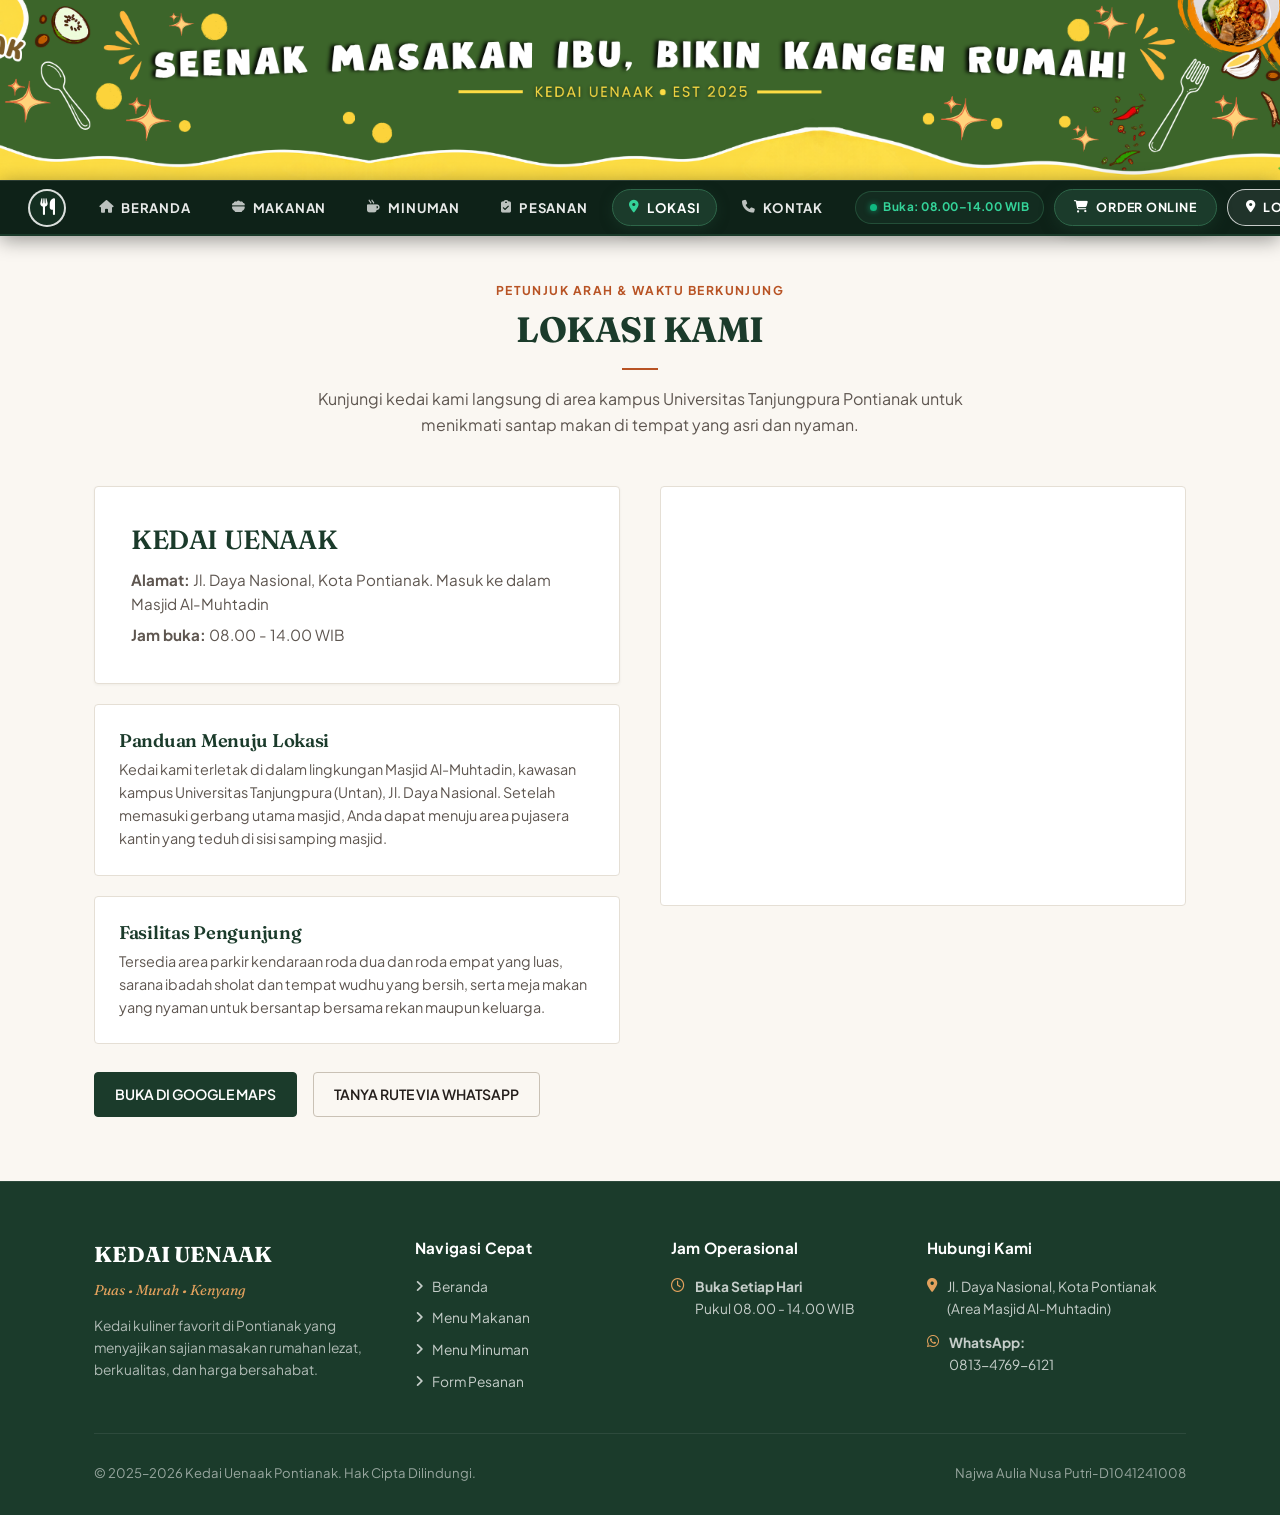
<file: lokasi.html>
<!DOCTYPE html>
<html lang="id">

<head>
    <meta charset="UTF-8">
    <meta name="viewport" content="width=device-width, initial-scale=1.0">
    <title>Lokasi Kami - Kedai Uenaak Pontianak</title>
    <link rel="stylesheet" href="css_uts.css">
</head>

<body>

    <!-- Header Banner & Navigasi Horizontal (Bebas Halangan) -->
    <header class="header-banner-and-nav">
        <div class="banner-box" style="height: 180px;">
            <img src="banner.png" alt="Banner Kedai Uenaak" class="banner-img">
        </div>

        <nav class="main-horizontal-nav">
            <div class="nav-container-inner">
                <a href="isi.html" class="nav-brand-badge" title="Beranda Kedai Uenaak">
                    <div class="brand-circle-logo">
                        <i class="fa-solid fa-utensils"></i>
                    </div>
                </a>

                <ul class="nav-menu-list">
                    <li><a href="isi.html" class="nav-item-link"><i class="fa-solid fa-house"></i> BERANDA</a></li>
                    <li><a href="makanan.html" class="nav-item-link"><i class="fa-solid fa-bowl-food"></i> MAKANAN</a></li>
                    <li><a href="minuman.html" class="nav-item-link"><i class="fa-solid fa-mug-hot"></i> MINUMAN</a></li>
                    <li><a href="pesanan.html" class="nav-item-link"><i class="fa-solid fa-clipboard-check"></i> PESANAN</a></li>
                    <li><a href="lokasi.html" class="nav-item-link active"><i class="fa-solid fa-location-dot"></i> LOKASI</a></li>
                    <li><a href="kontak.html" class="nav-item-link"><i class="fa-solid fa-phone"></i> KONTAK</a></li>
                </ul>

                <div class="nav-action-btns">
                    <div class="status-live-pill">
                        <span class="live-dot"></span> Buka: 08.00–14.00 WIB
                    </div>
                    <a href="pesanan.html" class="btn-order-pulse">
                        <i class="fa-solid fa-cart-shopping"></i> ORDER ONLINE
                    </a>
                    <a href="lokasi.html" class="btn-outline-glow">
                        <i class="fa-solid fa-location-dot"></i> LOKASI KEDAI
                    </a>
                    <button type="button" class="mobile-menu-btn" onclick="toggleMobileMenu()" aria-label="Buka Menu" style="color: #FFFFFF;">
                        <i class="fa-solid fa-bars"></i>
                    </button>
                </div>
            </div>
        </nav>

        <!-- Mobile Drawer -->
        <div id="mobileDrawer" class="mobile-drawer">
            <ul class="mobile-nav-list">
                <li><a href="isi.html" class="mobile-nav-link">Beranda</a></li>
                <li><a href="makanan.html" class="mobile-nav-link">Makanan</a></li>
                <li><a href="minuman.html" class="mobile-nav-link">Minuman</a></li>
                <li><a href="pesanan.html" class="mobile-nav-link">Pesanan</a></li>
                <li><a href="lokasi.html" class="mobile-nav-link active">Lokasi</a></li>
                <li><a href="kontak.html" class="mobile-nav-link">Kontak</a></li>
            </ul>
        </div>
    </header>

    <main class="page-wrapper">
        <div class="container">

            <div class="section-header">
                <span class="section-kicker">Petunjuk Arah & Waktu Berkunjung</span>
                <h1>LOKASI KAMI</h1>
                <div class="editorial-divider"></div>
                <p>Kunjungi kedai kami langsung di area kampus Universitas Tanjungpura Pontianak untuk menikmati santap
                    makan di tempat yang asri dan nyaman.</p>
            </div>

            <div class="info-card-grid">

                <!-- Detail Alamat & Panduan -->
                <div class="info-details-box">

                    <div class="kotak" style="margin: 0; width: 100%; max-width: none;">
                        <h2 style="margin-top: 0; margin-bottom: 0.75rem;">KEDAI UENAAK</h2>
                        <p style="font-size: 0.95rem; margin-bottom: 0.4rem; line-height: 1.6;">
                            <strong>Alamat:</strong> Jl. Daya Nasional, Kota Pontianak. Masuk ke dalam Masjid
                            Al-Muhtadin
                        </p>
                        <p style="font-size: 0.95rem; margin-bottom: 0; line-height: 1.6;">
                            <strong>Jam buka:</strong> 08.00 - 14.00 WIB
                        </p>
                    </div>

                    <div class="info-block">
                        <h3>Panduan Menuju Lokasi</h3>
                        <p style="font-size: 0.9rem; line-height: 1.6; color: var(--text-secondary);">
                            Kedai kami terletak di dalam lingkungan Masjid Al-Muhtadin, kawasan kampus Universitas
                            Tanjungpura (Untan), Jl. Daya Nasional. Setelah memasuki gerbang utama masjid, Anda dapat
                            menuju area pujasera kantin yang teduh di sisi samping masjid.
                        </p>
                    </div>

                    <div class="info-block">
                        <h3>Fasilitas Pengunjung</h3>
                        <p style="font-size: 0.9rem; line-height: 1.6; color: var(--text-secondary);">
                            Tersedia area parkir kendaraan roda dua dan roda empat yang luas, sarana ibadah sholat dan
                            tempat wudhu yang bersih, serta meja makan yang nyaman untuk bersantap bersama rekan maupun
                            keluarga.
                        </p>
                    </div>

                    <div style="display: flex; gap: 1rem; flex-wrap: wrap; margin-top: 0.5rem;">
                        <a href="https://maps.google.com/?q=Masjid+Al-Muhtadin+Pontianak" target="_blank"
                            rel="noopener noreferrer" class="tombol">
                            BUKA DI GOOGLE MAPS
                        </a>
                        <a href="https://wa.me/6281347696121?text=Halo%20Kedai%20Uenaak,%20saya%20ingin%20menanyakan%20rute%20lokasi"
                            target="_blank" rel="noopener noreferrer" class="tombol-ulang">
                            TANYA RUTE VIA WHATSAPP
                        </a>
                    </div>

                </div>

                <!-- Peta Google Maps Embed -->
                <div class="map-wrapper">
                    <iframe title="Peta Lokasi Kedai Uenaak di Masjid Al-Muhtadin Pontianak"
                        src="https://maps.google.com/maps?q=Masjid+Al-Muhtadin+Universitas+Tanjungpura+Pontianak&t=&z=16&ie=UTF8&iwloc=&output=embed"
                        allowfullscreen="" loading="lazy" referrerpolicy="no-referrer-when-downgrade">
                    </iframe>
                </div>

            </div>

        </div>
    </main>

    <!-- Footer Standalone & In-Frame -->
    <footer class="site-footer">
        <div class="container">
            <div class="footer-grid">
                <div class="footer-col">
                    <div class="footer-brand-title">KEDAI UENAAK</div>
                    <div class="footer-brand-tagline">Puas • Murah • Kenyang</div>
                    <p class="footer-desc">
                        Kedai kuliner favorit di Pontianak yang menyajikan sajian masakan rumahan lezat, berkualitas,
                        dan harga bersahabat.
                    </p>
                </div>

                <div class="footer-col">
                    <h4>Navigasi Cepat</h4>
                    <ul class="footer-links">
                        <li><a href="isi.html" class="footer-link"><i class="fa-solid fa-angle-right"></i> Beranda</a>
                        </li>
                        <li><a href="makanan.html" class="footer-link"><i class="fa-solid fa-angle-right"></i> Menu
                                Makanan</a></li>
                        <li><a href="minuman.html" class="footer-link"><i class="fa-solid fa-angle-right"></i> Menu
                                Minuman</a></li>
                        <li><a href="pesanan.html" class="footer-link"><i class="fa-solid fa-angle-right"></i> Form
                                Pesanan</a></li>
                    </ul>
                </div>

                <div class="footer-col">
                    <h4>Jam Operasional</h4>
                    <div class="footer-contact-item">
                        <i class="fa-regular fa-clock"></i>
                        <div>
                            <strong>Buka Setiap Hari</strong><br>
                            Pukul 08.00 - 14.00 WIB
                        </div>
                    </div>
                </div>

                <div class="footer-col">
                    <h4>Hubungi Kami</h4>
                    <div class="footer-contact-item">
                        <i class="fa-solid fa-location-dot"></i>
                        <div>
                            Jl. Daya Nasional, Kota Pontianak<br>(Area Masjid Al-Muhtadin)
                        </div>
                    </div>
                    <div class="footer-contact-item">
                        <i class="fa-brands fa-whatsapp"></i>
                        <div>
                            <strong>WhatsApp:</strong><br>
                            0813-4769-6121
                        </div>
                    </div>
                </div>
            </div>

            <div class="footer-bottom">
                <div>&copy; 2025–2026 Kedai Uenaak Pontianak. Hak Cipta Dilindungi.</div>
                <div>Najwa Aulia Nusa Putri-D1041241008</div>
            </div>
        </div>
    </footer>

    <script src="script.js"></script>
</body>

</html>
</file>
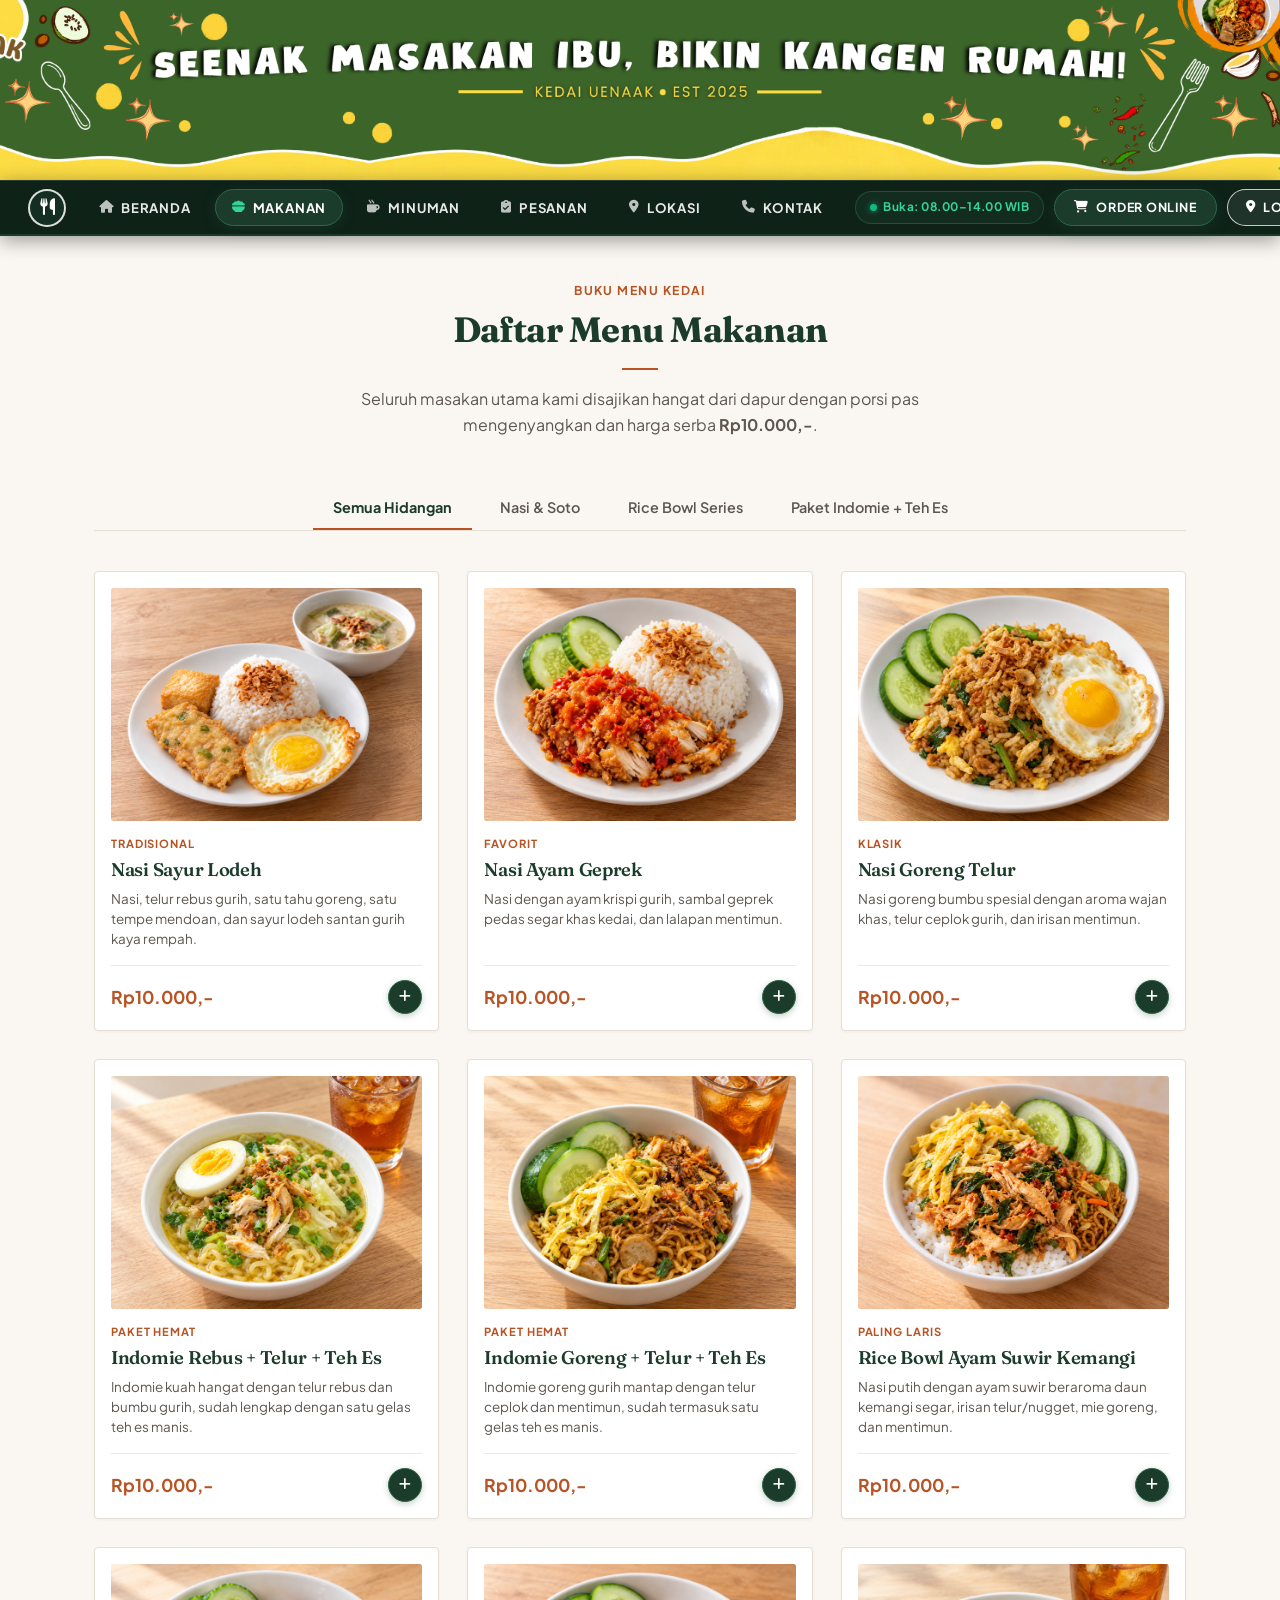
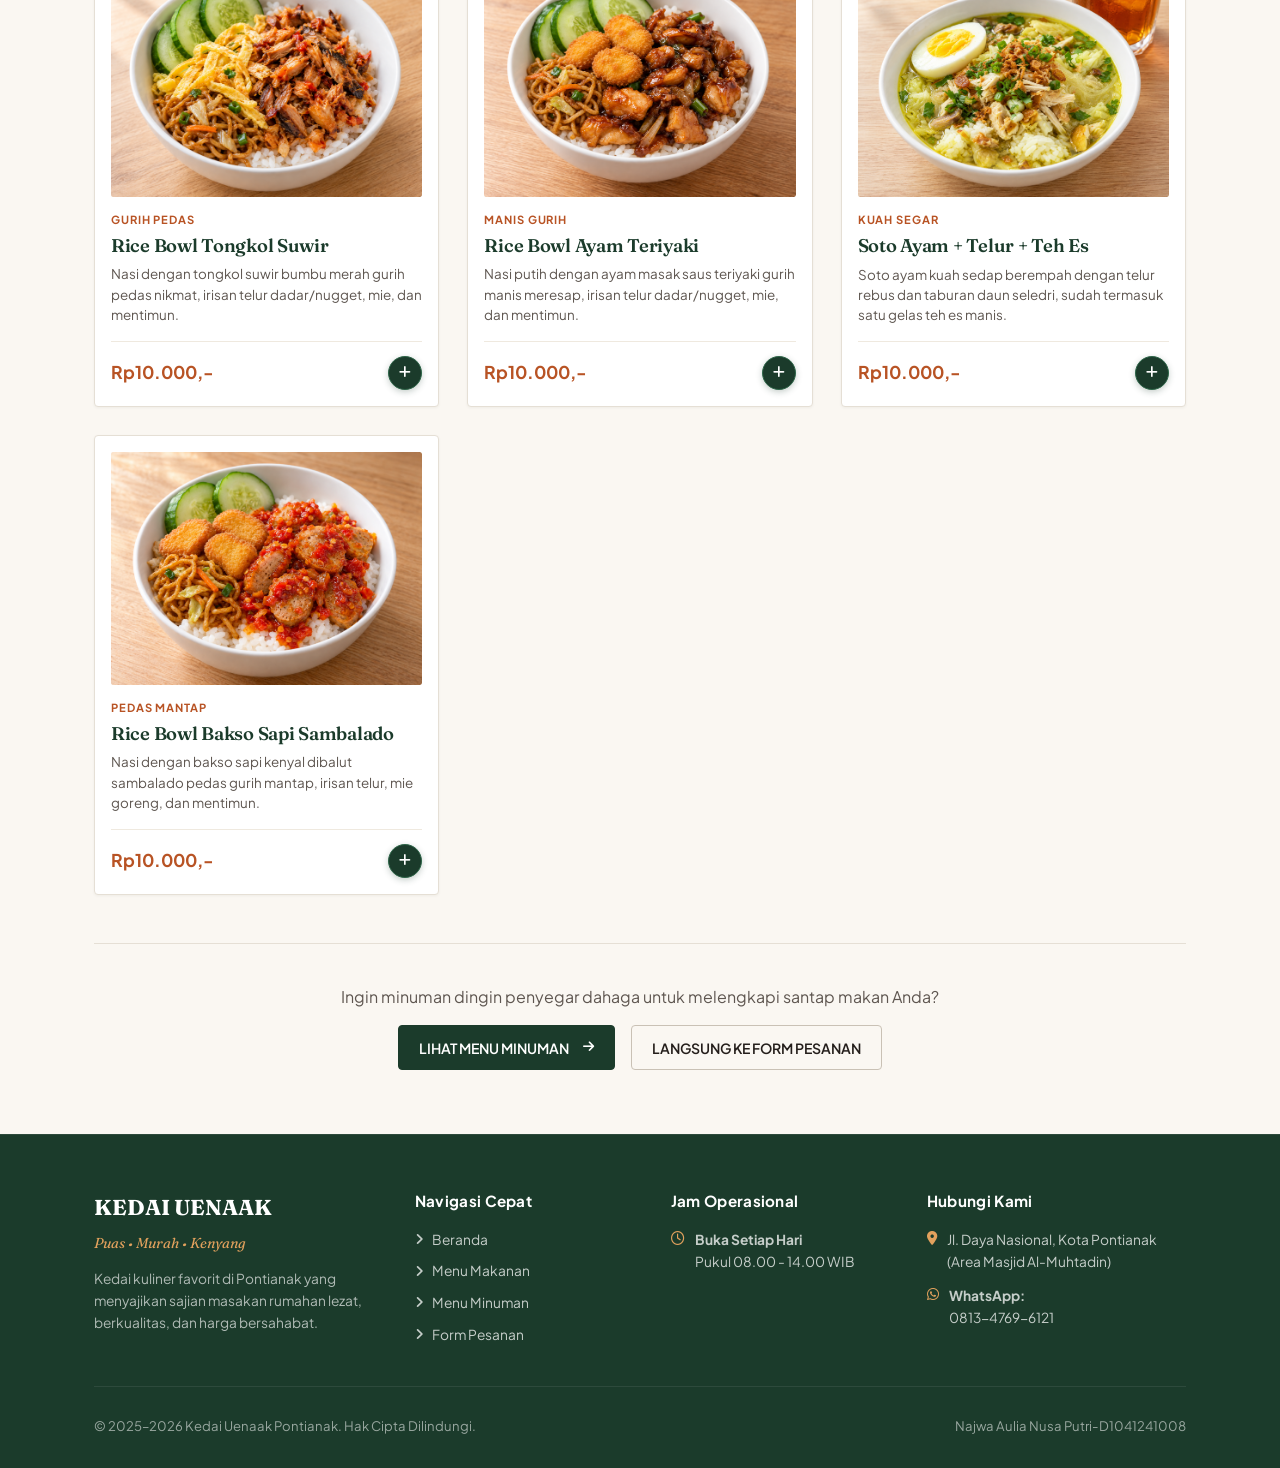
<file: makanan.html>
<!DOCTYPE html>
<html lang="id">
<head>
    <meta charset="UTF-8">
    <meta name="viewport" content="width=device-width, initial-scale=1.0">
    <title>Menu Makanan - Kedai Uenaak | Masakan Rumah Pontianak</title>
    <link rel="stylesheet" href="css_uts.css">
</head>

<body>

    <!-- Header Banner & Navigasi Horizontal (Bebas Halangan) -->
    <header class="header-banner-and-nav">
        <div class="banner-box" style="height: 180px;">
            <img src="banner.png" alt="Banner Kedai Uenaak" class="banner-img">
        </div>

        <nav class="main-horizontal-nav">
            <div class="nav-container-inner">
                <a href="isi.html" class="nav-brand-badge" title="Beranda Kedai Uenaak">
                    <div class="brand-circle-logo">
                        <i class="fa-solid fa-utensils"></i>
                    </div>
                </a>

                <ul class="nav-menu-list">
                    <li><a href="isi.html" class="nav-item-link"><i class="fa-solid fa-house"></i> BERANDA</a></li>
                    <li><a href="makanan.html" class="nav-item-link active"><i class="fa-solid fa-bowl-food"></i> MAKANAN</a></li>
                    <li><a href="minuman.html" class="nav-item-link"><i class="fa-solid fa-mug-hot"></i> MINUMAN</a></li>
                    <li><a href="pesanan.html" class="nav-item-link"><i class="fa-solid fa-clipboard-check"></i> PESANAN</a></li>
                    <li><a href="lokasi.html" class="nav-item-link"><i class="fa-solid fa-location-dot"></i> LOKASI</a></li>
                    <li><a href="kontak.html" class="nav-item-link"><i class="fa-solid fa-phone"></i> KONTAK</a></li>
                </ul>

                <div class="nav-action-btns">
                    <div class="status-live-pill">
                        <span class="live-dot"></span> Buka: 08.00–14.00 WIB
                    </div>
                    <a href="pesanan.html" class="btn-order-pulse">
                        <i class="fa-solid fa-cart-shopping"></i> ORDER ONLINE
                    </a>
                    <a href="lokasi.html" class="btn-outline-glow">
                        <i class="fa-solid fa-location-dot"></i> LOKASI KEDAI
                    </a>
                    <button type="button" class="mobile-menu-btn" onclick="toggleMobileMenu()" aria-label="Buka Menu" style="color: #FFFFFF;">
                        <i class="fa-solid fa-bars"></i>
                    </button>
                </div>
            </div>
        </nav>

        <!-- Mobile Drawer -->
        <div id="mobileDrawer" class="mobile-drawer">
            <ul class="mobile-nav-list">
                <li><a href="isi.html" class="mobile-nav-link">Beranda</a></li>
                <li><a href="makanan.html" class="mobile-nav-link active">Makanan</a></li>
                <li><a href="minuman.html" class="mobile-nav-link">Minuman</a></li>
                <li><a href="pesanan.html" class="mobile-nav-link">Pesanan</a></li>
                <li><a href="lokasi.html" class="mobile-nav-link">Lokasi</a></li>
                <li><a href="kontak.html" class="mobile-nav-link">Kontak</a></li>
            </ul>
        </div>
    </header>

    <main class="page-wrapper">
        <div class="container">

            <div class="section-header">
                <span class="section-kicker">Buku Menu Kedai</span>
                <h1>Daftar Menu Makanan</h1>
                <div class="editorial-divider"></div>
                <p>Seluruh masakan utama kami disajikan hangat dari dapur dengan porsi pas mengenyangkan dan harga serba <strong>Rp10.000,-</strong>.</p>
            </div>

            <!-- Category Navigation Tabs -->
            <div class="menu-nav-tabs">
                <button type="button" class="tab-btn active" onclick="filterMenu('all', this)">Semua Hidangan</button>
                <button type="button" class="tab-btn" onclick="filterMenu('nasi', this)">Nasi & Soto</button>
                <button type="button" class="tab-btn" onclick="filterMenu('ricebowl', this)">Rice Bowl Series</button>
                <button type="button" class="tab-btn" onclick="filterMenu('indomie', this)">Paket Indomie + Teh Es</button>
            </div>

            <!-- Grid Menu Makanan -->
            <div class="menu-grid" id="menuGrid">

                <!-- 1. Nasi Sayur Lodeh (Index 0) -->
                <div class="menu-card" data-category="nasi">
                    <div class="card-img-wrap">
                        <img src="foto makanan/nasisayurlodeh.png" class="foto" alt="Nasi Sayur Lodeh">
                    </div>
                    <div class="menu-card-body">
                        <span class="card-tag">Tradisional</span>
                        <h3>Nasi Sayur Lodeh</h3>
                        <p class="card-desc">Nasi, telur rebus gurih, satu tahu goreng, satu tempe mendoan, dan sayur lodeh santan gurih kaya rempah.</p>
                        <div class="menu-card-footer">
                            <span class="card-price">Rp10.000,-</span>
                            <a href="pesanan.html?menu=0" class="food-add-btn" title="Pesan Nasi Sayur Lodeh" aria-label="Tambah Nasi Sayur Lodeh"><i class="fa-solid fa-plus"></i></a>
                        </div>
                    </div>
                </div>

                <!-- 2. Nasi Ayam Geprek (Index 1) -->
                <div class="menu-card" data-category="nasi">
                    <div class="card-img-wrap">
                        <img src="foto makanan/nasiayamgeprek.png" class="foto" alt="Nasi Ayam Geprek">
                    </div>
                    <div class="menu-card-body">
                        <span class="card-tag">Favorit</span>
                        <h3>Nasi Ayam Geprek</h3>
                        <p class="card-desc">Nasi dengan ayam krispi gurih, sambal geprek pedas segar khas kedai, dan lalapan mentimun.</p>
                        <div class="menu-card-footer">
                            <span class="card-price">Rp10.000,-</span>
                            <a href="pesanan.html?menu=1" class="food-add-btn" title="Pesan Nasi Ayam Geprek" aria-label="Tambah Nasi Ayam Geprek"><i class="fa-solid fa-plus"></i></a>
                        </div>
                    </div>
                </div>

                <!-- 3. Nasi Goreng Telur (Index 2) -->
                <div class="menu-card" data-category="nasi">
                    <div class="card-img-wrap">
                        <img src="foto makanan/nasigoreng.png" class="foto" alt="Nasi Goreng Telur">
                    </div>
                    <div class="menu-card-body">
                        <span class="card-tag">Klasik</span>
                        <h3>Nasi Goreng Telur</h3>
                        <p class="card-desc">Nasi goreng bumbu spesial dengan aroma wajan khas, telur ceplok gurih, dan irisan mentimun.</p>
                        <div class="menu-card-footer">
                            <span class="card-price">Rp10.000,-</span>
                            <a href="pesanan.html?menu=2" class="food-add-btn" title="Pesan Nasi Goreng Telur" aria-label="Tambah Nasi Goreng Telur"><i class="fa-solid fa-plus"></i></a>
                        </div>
                    </div>
                </div>

                <!-- 4. Indomie Rebus Telur + Teh Es (Index 3) -->
                <div class="menu-card" data-category="indomie">
                    <div class="card-img-wrap">
                        <img src="foto makanan/indomierebus.png" class="foto" alt="Indomie Rebus">
                    </div>
                    <div class="menu-card-body">
                        <span class="card-tag">Paket Hemat</span>
                        <h3>Indomie Rebus + Telur + Teh Es</h3>
                        <p class="card-desc">Indomie kuah hangat dengan telur rebus dan bumbu gurih, sudah lengkap dengan satu gelas teh es manis.</p>
                        <div class="menu-card-footer">
                            <span class="card-price">Rp10.000,-</span>
                            <a href="pesanan.html?menu=3" class="food-add-btn" title="Pesan Indomie Rebus" aria-label="Tambah Indomie Rebus"><i class="fa-solid fa-plus"></i></a>
                        </div>
                    </div>
                </div>

                <!-- 5. Indomie Goreng Telur + Teh Es (Index 4) -->
                <div class="menu-card" data-category="indomie">
                    <div class="card-img-wrap">
                        <img src="foto makanan/indomiegoreng.png" class="foto" alt="Indomie Goreng">
                    </div>
                    <div class="menu-card-body">
                        <span class="card-tag">Paket Hemat</span>
                        <h3>Indomie Goreng + Telur + Teh Es</h3>
                        <p class="card-desc">Indomie goreng gurih mantap dengan telur ceplok dan mentimun, sudah termasuk satu gelas teh es manis.</p>
                        <div class="menu-card-footer">
                            <span class="card-price">Rp10.000,-</span>
                            <a href="pesanan.html?menu=4" class="food-add-btn" title="Pesan Indomie Goreng" aria-label="Tambah Indomie Goreng"><i class="fa-solid fa-plus"></i></a>
                        </div>
                    </div>
                </div>

                <!-- 6. Rice Bowl Ayam Suwir Kemangi (Index 5) -->
                <div class="menu-card" data-category="ricebowl">
                    <div class="card-img-wrap">
                        <img src="foto makanan/Rice bowl ayam suwir kemangi.png" class="foto" alt="Ayam Suwir Kemangi">
                    </div>
                    <div class="menu-card-body">
                        <span class="card-tag">Paling Laris</span>
                        <h3>Rice Bowl Ayam Suwir Kemangi</h3>
                        <p class="card-desc">Nasi putih dengan ayam suwir beraroma daun kemangi segar, irisan telur/nugget, mie goreng, dan mentimun.</p>
                        <div class="menu-card-footer">
                            <span class="card-price">Rp10.000,-</span>
                            <a href="pesanan.html?menu=5" class="food-add-btn" title="Pesan Rice Bowl Ayam Suwir Kemangi" aria-label="Tambah Rice Bowl Ayam Suwir Kemangi"><i class="fa-solid fa-plus"></i></a>
                        </div>
                    </div>
                </div>

                <!-- 7. Rice Bowl Tongkol Suwir (Index 6) -->
                <div class="menu-card" data-category="ricebowl">
                    <div class="card-img-wrap">
                        <img src="foto makanan/ricebowltongkolsuwir.png" class="foto" alt="Tongkol Suwir">
                    </div>
                    <div class="menu-card-body">
                        <span class="card-tag">Gurih Pedas</span>
                        <h3>Rice Bowl Tongkol Suwir</h3>
                        <p class="card-desc">Nasi dengan tongkol suwir bumbu merah gurih pedas nikmat, irisan telur dadar/nugget, mie, dan mentimun.</p>
                        <div class="menu-card-footer">
                            <span class="card-price">Rp10.000,-</span>
                            <a href="pesanan.html?menu=6" class="food-add-btn" title="Pesan Rice Bowl Tongkol Suwir" aria-label="Tambah Rice Bowl Tongkol Suwir"><i class="fa-solid fa-plus"></i></a>
                        </div>
                    </div>
                </div>

                <!-- 8. Rice Bowl Ayam Teriyaki (Index 7) -->
                <div class="menu-card" data-category="ricebowl">
                    <div class="card-img-wrap">
                        <img src="foto makanan/ricebowlayamteriyaki.png" class="foto" alt="Ayam Teriyaki">
                    </div>
                    <div class="menu-card-body">
                        <span class="card-tag">Manis Gurih</span>
                        <h3>Rice Bowl Ayam Teriyaki</h3>
                        <p class="card-desc">Nasi putih dengan ayam masak saus teriyaki gurih manis meresap, irisan telur dadar/nugget, mie, dan mentimun.</p>
                        <div class="menu-card-footer">
                            <span class="card-price">Rp10.000,-</span>
                            <a href="pesanan.html?menu=7" class="food-add-btn" title="Pesan Rice Bowl Ayam Teriyaki" aria-label="Tambah Rice Bowl Ayam Teriyaki"><i class="fa-solid fa-plus"></i></a>
                        </div>
                    </div>
                </div>

                <!-- 9. Soto Ayam + Telur + Teh Es (Index 8) -->
                <div class="menu-card" data-category="nasi">
                    <div class="card-img-wrap">
                        <img src="foto makanan/sotoayam.png" class="foto" alt="Soto Ayam">
                    </div>
                    <div class="menu-card-body">
                        <span class="card-tag">Kuah Segar</span>
                        <h3>Soto Ayam + Telur + Teh Es</h3>
                        <p class="card-desc">Soto ayam kuah sedap berempah dengan telur rebus dan taburan daun seledri, sudah termasuk satu gelas teh es manis.</p>
                        <div class="menu-card-footer">
                            <span class="card-price">Rp10.000,-</span>
                            <a href="pesanan.html?menu=8" class="food-add-btn" title="Pesan Soto Ayam" aria-label="Tambah Soto Ayam"><i class="fa-solid fa-plus"></i></a>
                        </div>
                    </div>
                </div>

                <!-- 10. Rice Bowl Bakso Sapi Sambalado (Index 9) -->
                <div class="menu-card" data-category="ricebowl">
                    <div class="card-img-wrap">
                        <img src="foto makanan/ricebowlbaksosambalado.png" class="foto" alt="Bakso Sambalado">
                    </div>
                    <div class="menu-card-body">
                        <span class="card-tag">Pedas Mantap</span>
                        <h3>Rice Bowl Bakso Sapi Sambalado</h3>
                        <p class="card-desc">Nasi dengan bakso sapi kenyal dibalut sambalado pedas gurih mantap, irisan telur, mie goreng, dan mentimun.</p>
                        <div class="menu-card-footer">
                            <span class="card-price">Rp10.000,-</span>
                            <a href="pesanan.html?menu=9" class="food-add-btn" title="Pesan Rice Bowl Bakso Sapi Sambalado" aria-label="Tambah Rice Bowl Bakso Sapi Sambalado"><i class="fa-solid fa-plus"></i></a>
                        </div>
                    </div>
                </div>

            </div>

            <!-- Tautan ke Halaman Minuman -->
            <section style="border-top: 1px solid var(--border); padding-top: 2.5rem; text-align: center;">
                <p style="font-size: 1rem; color: var(--text-secondary); margin-bottom: 1rem;">
                    Ingin minuman dingin penyegar dahaga untuk melengkapi santap makan Anda?
                </p>
                <div style="display: flex; justify-content: center; gap: 1rem; flex-wrap: wrap;">
                    <a href="minuman.html" class="tombol">
                        LIHAT MENU MINUMAN <i class="fa-solid fa-arrow-right" style="font-size: 0.8rem; margin-left: 0.35rem;"></i>
                    </a>
                    <a href="pesanan.html" class="tombol-ulang">
                        LANGSUNG KE FORM PESANAN
                    </a>
                </div>
            </section>

        </div>
    </main>

    <!-- Footer Standalone & In-Frame -->
    <footer class="site-footer">
        <div class="container">
            <div class="footer-grid">
                <div class="footer-col">
                    <div class="footer-brand-title">KEDAI UENAAK</div>
                    <div class="footer-brand-tagline">Puas • Murah • Kenyang</div>
                    <p class="footer-desc">
                        Kedai kuliner favorit di Pontianak yang menyajikan sajian masakan rumahan lezat, berkualitas, dan harga bersahabat.
                    </p>
                </div>

                <div class="footer-col">
                    <h4>Navigasi Cepat</h4>
                    <ul class="footer-links">
                        <li><a href="isi.html" class="footer-link"><i class="fa-solid fa-angle-right"></i> Beranda</a></li>
                        <li><a href="makanan.html" class="footer-link"><i class="fa-solid fa-angle-right"></i> Menu Makanan</a></li>
                        <li><a href="minuman.html" class="footer-link"><i class="fa-solid fa-angle-right"></i> Menu Minuman</a></li>
                        <li><a href="pesanan.html" class="footer-link"><i class="fa-solid fa-angle-right"></i> Form Pesanan</a></li>
                    </ul>
                </div>

                <div class="footer-col">
                    <h4>Jam Operasional</h4>
                    <div class="footer-contact-item">
                        <i class="fa-regular fa-clock"></i>
                        <div>
                            <strong>Buka Setiap Hari</strong><br>
                            Pukul 08.00 - 14.00 WIB
                        </div>
                    </div>
                </div>

                <div class="footer-col">
                    <h4>Hubungi Kami</h4>
                    <div class="footer-contact-item">
                        <i class="fa-solid fa-location-dot"></i>
                        <div>
                            Jl. Daya Nasional, Kota Pontianak<br>(Area Masjid Al-Muhtadin)
                        </div>
                    </div>
                    <div class="footer-contact-item">
                        <i class="fa-brands fa-whatsapp"></i>
                        <div>
                            <strong>WhatsApp:</strong><br>
                            0813-4769-6121
                        </div>
                    </div>
                </div>
            </div>

            <div class="footer-bottom">
                <div>&copy; 2025–2026 Kedai Uenaak Pontianak. Hak Cipta Dilindungi.</div>
                <div>Najwa Aulia Nusa Putri-D1041241008</div>
            </div>
        </div>
    </footer>

    <script src="script.js"></script>
    <script>
        function filterMenu(category, btn) {
            var buttons = document.querySelectorAll('.tab-btn');
            buttons.forEach(function(b) { b.classList.remove('active'); });
            btn.classList.add('active');

            var cards = document.querySelectorAll('.menu-card');
            cards.forEach(function(card) {
                if (category === 'all' || card.getAttribute('data-category') === category) {
                    card.style.display = 'flex';
                } else {
                    card.style.display = 'none';
                }
            });
        }
    </script>
</body>
</html>
</file>
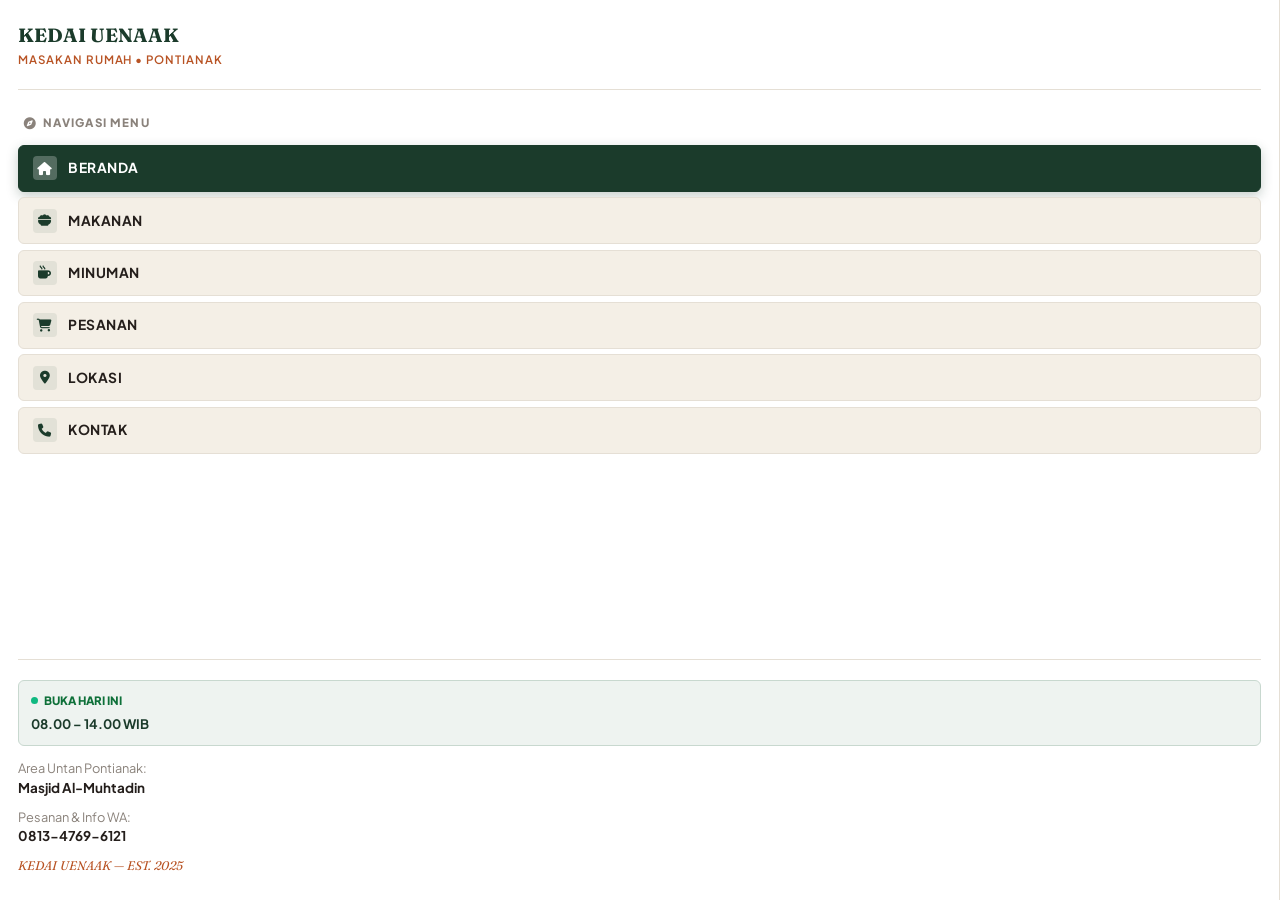
<file: menu.html>
<!DOCTYPE html>
<html lang="id">
<head>
    <meta charset="UTF-8">
    <meta name="viewport" content="width=device-width, initial-scale=1.0">
    <title>Navigasi - Kedai Uenaak</title>
    <link rel="stylesheet" href="css_uts.css">
    <style>
        body.halaman-menu {
            margin: 0;
            padding: 1.5rem 1.15rem;
            background-color: var(--bg-surface);
            min-height: 100vh;
            display: flex;
            flex-direction: column;
            justify-content: space-between;
            box-sizing: border-box;
            border-right: 1px solid var(--border);
            font-family: var(--font-sans);
        }

        .sidebar-brand {
            padding-bottom: 1.25rem;
            margin-bottom: 1.5rem;
            border-bottom: 1px solid var(--border);
        }

        .brand-name {
            font-family: var(--font-serif);
            font-size: 1.2rem;
            font-weight: 700;
            color: var(--primary);
            line-height: 1.2;
            margin-bottom: 0.25rem;
        }

        .brand-sub {
            font-size: 0.72rem;
            font-weight: 600;
            color: var(--accent);
            letter-spacing: 0.08em;
            text-transform: uppercase;
        }

        .nav-label {
            font-size: 0.72rem;
            font-weight: 800;
            text-transform: uppercase;
            letter-spacing: 0.1em;
            color: var(--text-tertiary);
            margin-bottom: 0.75rem;
            padding-left: 0.35rem;
            display: flex;
            align-items: center;
            gap: 0.35rem;
        }

        .sidebar-links {
            display: flex;
            flex-direction: column;
            gap: 0.35rem;
        }

        p.menu {
            margin: 0;
            padding: 0;
        }

        .menu a {
            display: flex;
            align-items: center;
            gap: 0.7rem;
            padding: 0.65rem 0.85rem;
            font-size: 0.86rem;
            font-weight: 700;
            letter-spacing: 0.04em;
            color: var(--text-primary);
            background-color: var(--bg-surface-alt);
            border: 1px solid var(--border);
            border-radius: 6px;
            text-decoration: none;
            transition: var(--transition);
        }

        .menu a i {
            width: 24px;
            height: 24px;
            font-size: 0.82rem;
            color: var(--primary);
            background: rgba(27, 59, 43, 0.08);
            border-radius: 4px;
            display: flex;
            align-items: center;
            justify-content: center;
            flex-shrink: 0;
            transition: var(--transition);
        }

        .menu a:hover {
            color: var(--primary);
            background-color: var(--primary-tint);
            border-color: var(--primary-border);
            transform: translateX(3px);
        }

        .menu a:hover i {
            background-color: var(--primary);
            color: #FFFFFF;
        }

        .menu a.active {
            color: #FFFFFF !important;
            background-color: var(--primary);
            border-color: var(--primary);
            box-shadow: 0 4px 12px rgba(27, 59, 43, 0.25);
        }

        .menu a.active i {
            background-color: rgba(255, 255, 255, 0.25);
            color: #FFFFFF;
        }

        .sidebar-footer-box {
            padding-top: 1.25rem;
            border-top: 1px solid var(--border);
            font-size: 0.8rem;
            color: var(--text-tertiary);
        }

        .sidebar-info-row {
            margin-bottom: 0.65rem;
            line-height: 1.45;
        }

        .sidebar-info-row strong {
            color: var(--text-primary);
            display: block;
            font-size: 0.84rem;
        }

        .sidebar-est {
            font-family: var(--font-serif);
            font-style: italic;
            color: var(--accent);
            font-size: 0.78rem;
            margin-top: 0.5rem;
        }
    </style>
</head>
<body class="halaman-menu">
    <div>
        <div class="sidebar-brand">
            <div class="brand-name">KEDAI UENAAK</div>
            <div class="brand-sub">Masakan Rumah • Pontianak</div>
        </div>

        <div class="nav-label"><i class="fa-solid fa-compass" style="font-size: 0.75rem;"></i> Navigasi Menu</div>

        <div class="sidebar-links">
            <p class="menu">
                <a href="isi.html" target="isi" class="active" onclick="setActive(this)">
                    <i class="fa-solid fa-house"></i>
                    <span>BERANDA</span>
                </a>
            </p>

            <p class="menu">
                <a href="makanan.html" target="isi" onclick="setActive(this)">
                    <i class="fa-solid fa-bowl-food"></i>
                    <span>MAKANAN</span>
                </a>
            </p>

            <p class="menu">
                <a href="minuman.html" target="isi" onclick="setActive(this)">
                    <i class="fa-solid fa-mug-hot"></i>
                    <span>MINUMAN</span>
                </a>
            </p>

            <p class="menu">
                <a href="pesanan.html" target="isi" onclick="setActive(this)">
                    <i class="fa-solid fa-cart-shopping"></i>
                    <span>PESANAN</span>
                </a>
            </p>

            <p class="menu">
                <a href="lokasi.html" target="isi" onclick="setActive(this)">
                    <i class="fa-solid fa-location-dot"></i>
                    <span>LOKASI</span>
                </a>
            </p>

            <p class="menu">
                <a href="kontak.html" target="isi" onclick="setActive(this)">
                    <i class="fa-solid fa-phone"></i>
                    <span>KONTAK</span>
                </a>
            </p>
        </div>
    </div>

    <div class="sidebar-footer-box">
        <div style="background: var(--primary-tint); border: 1px solid var(--primary-border); border-radius: 6px; padding: 0.65rem 0.75rem; margin-bottom: 0.85rem;">
            <div style="display: flex; align-items: center; gap: 0.35rem; font-size: 0.72rem; font-weight: 800; color: #0E7039; text-transform: uppercase;">
                <span style="width: 7px; height: 7px; background: #10B981; border-radius: 50%; display: inline-block;"></span>
                BUKA HARI INI
            </div>
            <div style="font-size: 0.82rem; font-weight: 700; color: var(--primary); margin-top: 0.2rem;">08.00 – 14.00 WIB</div>
        </div>

        <div class="sidebar-info-row">
            <span>Area Untan Pontianak:</span>
            <strong>Masjid Al-Muhtadin</strong>
        </div>

        <div class="sidebar-info-row">
            <span>Pesanan & Info WA:</span>
            <strong>0813-4769-6121</strong>
        </div>

        <div class="sidebar-est">
            KEDAI UENAAK — EST. 2025
        </div>
    </div>

    <script>
        function setActive(element) {
            var links = document.querySelectorAll('.menu a');
            for (var i = 0; i < links.length; i++) {
                links[i].classList.remove('active');
            }
            element.classList.add('active');
        }
    </script>
</body>
</html>
</file>
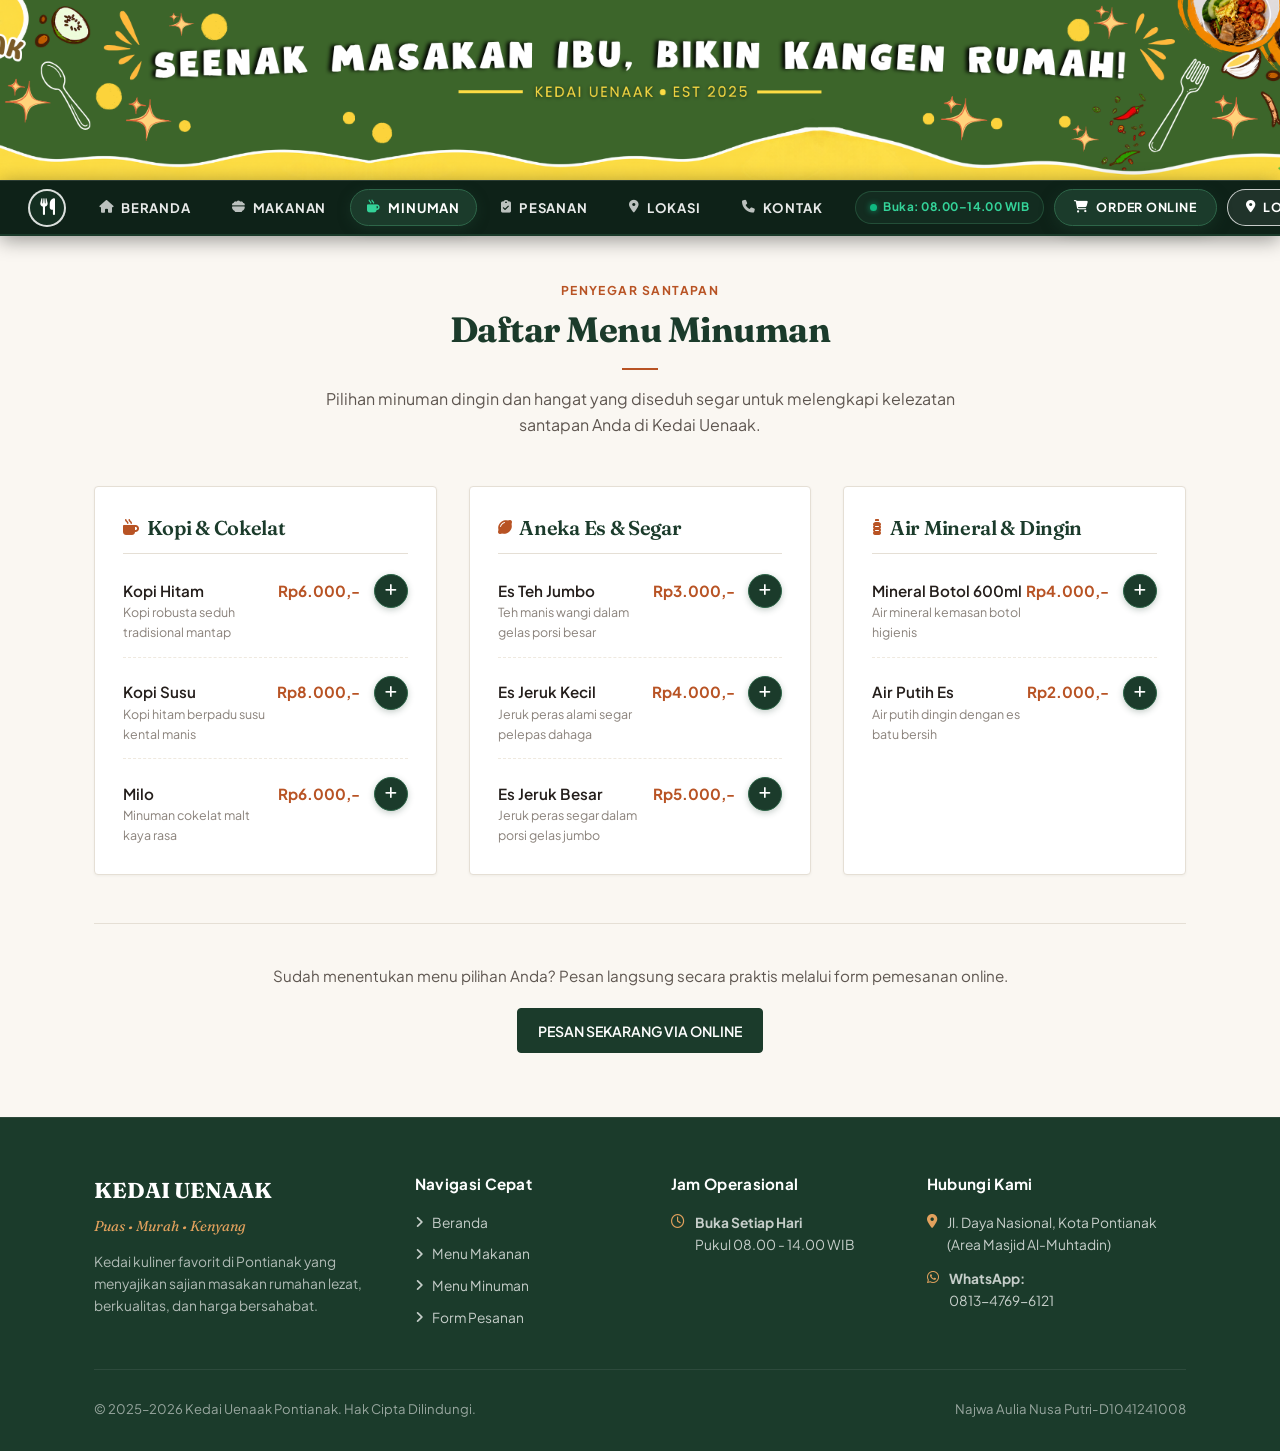
<file: minuman.html>
<!DOCTYPE html>
<html lang="id">
<head>
    <meta charset="UTF-8">
    <meta name="viewport" content="width=device-width, initial-scale=1.0">
    <title>Menu Minuman - Kedai Uenaak | Penyegar Dahaga</title>
    <link rel="stylesheet" href="css_uts.css">
</head>

<body>

    <!-- Header Banner & Navigasi Horizontal (Bebas Halangan) -->
    <header class="header-banner-and-nav">
        <div class="banner-box" style="height: 180px;">
            <img src="banner.png" alt="Banner Kedai Uenaak" class="banner-img">
        </div>

        <nav class="main-horizontal-nav">
            <div class="nav-container-inner">
                <a href="isi.html" class="nav-brand-badge" title="Beranda Kedai Uenaak">
                    <div class="brand-circle-logo">
                        <i class="fa-solid fa-utensils"></i>
                    </div>
                </a>

                <ul class="nav-menu-list">
                    <li><a href="isi.html" class="nav-item-link"><i class="fa-solid fa-house"></i> BERANDA</a></li>
                    <li><a href="makanan.html" class="nav-item-link"><i class="fa-solid fa-bowl-food"></i> MAKANAN</a></li>
                    <li><a href="minuman.html" class="nav-item-link active"><i class="fa-solid fa-mug-hot"></i> MINUMAN</a></li>
                    <li><a href="pesanan.html" class="nav-item-link"><i class="fa-solid fa-clipboard-check"></i> PESANAN</a></li>
                    <li><a href="lokasi.html" class="nav-item-link"><i class="fa-solid fa-location-dot"></i> LOKASI</a></li>
                    <li><a href="kontak.html" class="nav-item-link"><i class="fa-solid fa-phone"></i> KONTAK</a></li>
                </ul>

                <div class="nav-action-btns">
                    <div class="status-live-pill">
                        <span class="live-dot"></span> Buka: 08.00–14.00 WIB
                    </div>
                    <a href="pesanan.html" class="btn-order-pulse">
                        <i class="fa-solid fa-cart-shopping"></i> ORDER ONLINE
                    </a>
                    <a href="lokasi.html" class="btn-outline-glow">
                        <i class="fa-solid fa-location-dot"></i> LOKASI KEDAI
                    </a>
                    <button type="button" class="mobile-menu-btn" onclick="toggleMobileMenu()" aria-label="Buka Menu" style="color: #FFFFFF;">
                        <i class="fa-solid fa-bars"></i>
                    </button>
                </div>
            </div>
        </nav>

        <!-- Mobile Drawer -->
        <div id="mobileDrawer" class="mobile-drawer">
            <ul class="mobile-nav-list">
                <li><a href="isi.html" class="mobile-nav-link">Beranda</a></li>
                <li><a href="makanan.html" class="mobile-nav-link">Makanan</a></li>
                <li><a href="minuman.html" class="mobile-nav-link active">Minuman</a></li>
                <li><a href="pesanan.html" class="mobile-nav-link">Pesanan</a></li>
                <li><a href="lokasi.html" class="mobile-nav-link">Lokasi</a></li>
                <li><a href="kontak.html" class="mobile-nav-link">Kontak</a></li>
            </ul>
        </div>
    </header>

    <main class="page-wrapper">
        <div class="container">

            <div class="section-header">
                <span class="section-kicker">Penyegar Santapan</span>
                <h1>Daftar Menu Minuman</h1>
                <div class="editorial-divider"></div>
                <p>Pilihan minuman dingin dan hangat yang diseduh segar untuk melengkapi kelezatan santapan Anda di Kedai Uenaak.</p>
            </div>

            <!-- Classic Bistro Menu Board -->
            <div class="drinks-columns">

                <!-- Kategori 1: Kopi & Cokelat -->
                <div class="drinks-col-card">
                    <h3><i class="fa-solid fa-mug-hot"></i> Kopi & Cokelat</h3>
                    <ul class="drinks-table-list">
                        <li class="drink-row">
                            <div class="drink-meta">
                                <span class="drink-title">Kopi Hitam</span>
                                <span class="drink-note">Kopi robusta seduh tradisional mantap</span>
                            </div>
                            <div class="drink-pricing">
                                <span class="drink-cost">Rp6.000,-</span>
                                <a href="pesanan.html?menu=10" class="drink-add-btn" title="Pesan Kopi Hitam" aria-label="Tambah Kopi Hitam"><i class="fa-solid fa-plus"></i></a>
                            </div>
                        </li>
                        <li class="drink-row">
                            <div class="drink-meta">
                                <span class="drink-title">Kopi Susu</span>
                                <span class="drink-note">Kopi hitam berpadu susu kental manis</span>
                            </div>
                            <div class="drink-pricing">
                                <span class="drink-cost">Rp8.000,-</span>
                                <a href="pesanan.html?menu=11" class="drink-add-btn" title="Pesan Kopi Susu" aria-label="Tambah Kopi Susu"><i class="fa-solid fa-plus"></i></a>
                            </div>
                        </li>
                        <li class="drink-row">
                            <div class="drink-meta">
                                <span class="drink-title">Milo</span>
                                <span class="drink-note">Minuman cokelat malt kaya rasa</span>
                            </div>
                            <div class="drink-pricing">
                                <span class="drink-cost">Rp6.000,-</span>
                                <a href="pesanan.html?menu=12" class="drink-add-btn" title="Pesan Milo" aria-label="Tambah Milo"><i class="fa-solid fa-plus"></i></a>
                            </div>
                        </li>
                    </ul>
                </div>

                <!-- Kategori 2: Aneka Es Segar -->
                <div class="drinks-col-card">
                    <h3><i class="fa-solid fa-lemon"></i> Aneka Es & Segar</h3>
                    <ul class="drinks-table-list">
                        <li class="drink-row">
                            <div class="drink-meta">
                                <span class="drink-title">Es Teh Jumbo</span>
                                <span class="drink-note">Teh manis wangi dalam gelas porsi besar</span>
                            </div>
                            <div class="drink-pricing">
                                <span class="drink-cost">Rp3.000,-</span>
                                <a href="pesanan.html?menu=13" class="drink-add-btn" title="Pesan Es Teh Jumbo" aria-label="Tambah Es Teh Jumbo"><i class="fa-solid fa-plus"></i></a>
                            </div>
                        </li>
                        <li class="drink-row">
                            <div class="drink-meta">
                                <span class="drink-title">Es Jeruk Kecil</span>
                                <span class="drink-note">Jeruk peras alami segar pelepas dahaga</span>
                            </div>
                            <div class="drink-pricing">
                                <span class="drink-cost">Rp4.000,-</span>
                                <a href="pesanan.html?menu=14" class="drink-add-btn" title="Pesan Es Jeruk Kecil" aria-label="Tambah Es Jeruk Kecil"><i class="fa-solid fa-plus"></i></a>
                            </div>
                        </li>
                        <li class="drink-row">
                            <div class="drink-meta">
                                <span class="drink-title">Es Jeruk Besar</span>
                                <span class="drink-note">Jeruk peras segar dalam porsi gelas jumbo</span>
                            </div>
                            <div class="drink-pricing">
                                <span class="drink-cost">Rp5.000,-</span>
                                <a href="pesanan.html?menu=15" class="drink-add-btn" title="Pesan Es Jeruk Besar" aria-label="Tambah Es Jeruk Besar"><i class="fa-solid fa-plus"></i></a>
                            </div>
                        </li>
                    </ul>
                </div>

                <!-- Kategori 3: Air Mineral & Es -->
                <div class="drinks-col-card">
                    <h3><i class="fa-solid fa-bottle-water"></i> Air Mineral & Dingin</h3>
                    <ul class="drinks-table-list">
                        <li class="drink-row">
                            <div class="drink-meta">
                                <span class="drink-title">Mineral Botol 600ml</span>
                                <span class="drink-note">Air mineral kemasan botol higienis</span>
                            </div>
                            <div class="drink-pricing">
                                <span class="drink-cost">Rp4.000,-</span>
                                <a href="pesanan.html?menu=16" class="drink-add-btn" title="Pesan Mineral Botol" aria-label="Tambah Mineral Botol"><i class="fa-solid fa-plus"></i></a>
                            </div>
                        </li>
                        <li class="drink-row">
                            <div class="drink-meta">
                                <span class="drink-title">Air Putih Es</span>
                                <span class="drink-note">Air putih dingin dengan es batu bersih</span>
                            </div>
                            <div class="drink-pricing">
                                <span class="drink-cost">Rp2.000,-</span>
                                <a href="pesanan.html?menu=17" class="drink-add-btn" title="Pesan Air Putih Es" aria-label="Tambah Air Putih Es"><i class="fa-solid fa-plus"></i></a>
                            </div>
                        </li>
                    </ul>
                </div>

            </div>

            <!-- Tombol Aksi Pesanan -->
            <div style="text-align: center; border-top: 1px solid var(--border); padding-top: 2.5rem;">
                <p style="margin-bottom: 1.25rem; font-size: 0.95rem; color: var(--text-secondary);">
                    Sudah menentukan menu pilihan Anda? Pesan langsung secara praktis melalui form pemesanan online.
                </p>
                <a href="pesanan.html" class="tombol">
                    PESAN SEKARANG VIA ONLINE
                </a>
            </div>

        </div>
    </main>

    <!-- Footer Standalone & In-Frame -->
    <footer class="site-footer">
        <div class="container">
            <div class="footer-grid">
                <div class="footer-col">
                    <div class="footer-brand-title">KEDAI UENAAK</div>
                    <div class="footer-brand-tagline">Puas • Murah • Kenyang</div>
                    <p class="footer-desc">
                        Kedai kuliner favorit di Pontianak yang menyajikan sajian masakan rumahan lezat, berkualitas, dan harga bersahabat.
                    </p>
                </div>

                <div class="footer-col">
                    <h4>Navigasi Cepat</h4>
                    <ul class="footer-links">
                        <li><a href="isi.html" class="footer-link"><i class="fa-solid fa-angle-right"></i> Beranda</a></li>
                        <li><a href="makanan.html" class="footer-link"><i class="fa-solid fa-angle-right"></i> Menu Makanan</a></li>
                        <li><a href="minuman.html" class="footer-link"><i class="fa-solid fa-angle-right"></i> Menu Minuman</a></li>
                        <li><a href="pesanan.html" class="footer-link"><i class="fa-solid fa-angle-right"></i> Form Pesanan</a></li>
                    </ul>
                </div>

                <div class="footer-col">
                    <h4>Jam Operasional</h4>
                    <div class="footer-contact-item">
                        <i class="fa-regular fa-clock"></i>
                        <div>
                            <strong>Buka Setiap Hari</strong><br>
                            Pukul 08.00 - 14.00 WIB
                        </div>
                    </div>
                </div>

                <div class="footer-col">
                    <h4>Hubungi Kami</h4>
                    <div class="footer-contact-item">
                        <i class="fa-solid fa-location-dot"></i>
                        <div>
                            Jl. Daya Nasional, Kota Pontianak<br>(Area Masjid Al-Muhtadin)
                        </div>
                    </div>
                    <div class="footer-contact-item">
                        <i class="fa-brands fa-whatsapp"></i>
                        <div>
                            <strong>WhatsApp:</strong><br>
                            0813-4769-6121
                        </div>
                    </div>
                </div>
            </div>

            <div class="footer-bottom">
                <div>&copy; 2025–2026 Kedai Uenaak Pontianak. Hak Cipta Dilindungi.</div>
                <div>Najwa Aulia Nusa Putri-D1041241008</div>
            </div>
        </div>
    </footer>

    <script src="script.js"></script>
</body>
</html>
</file>
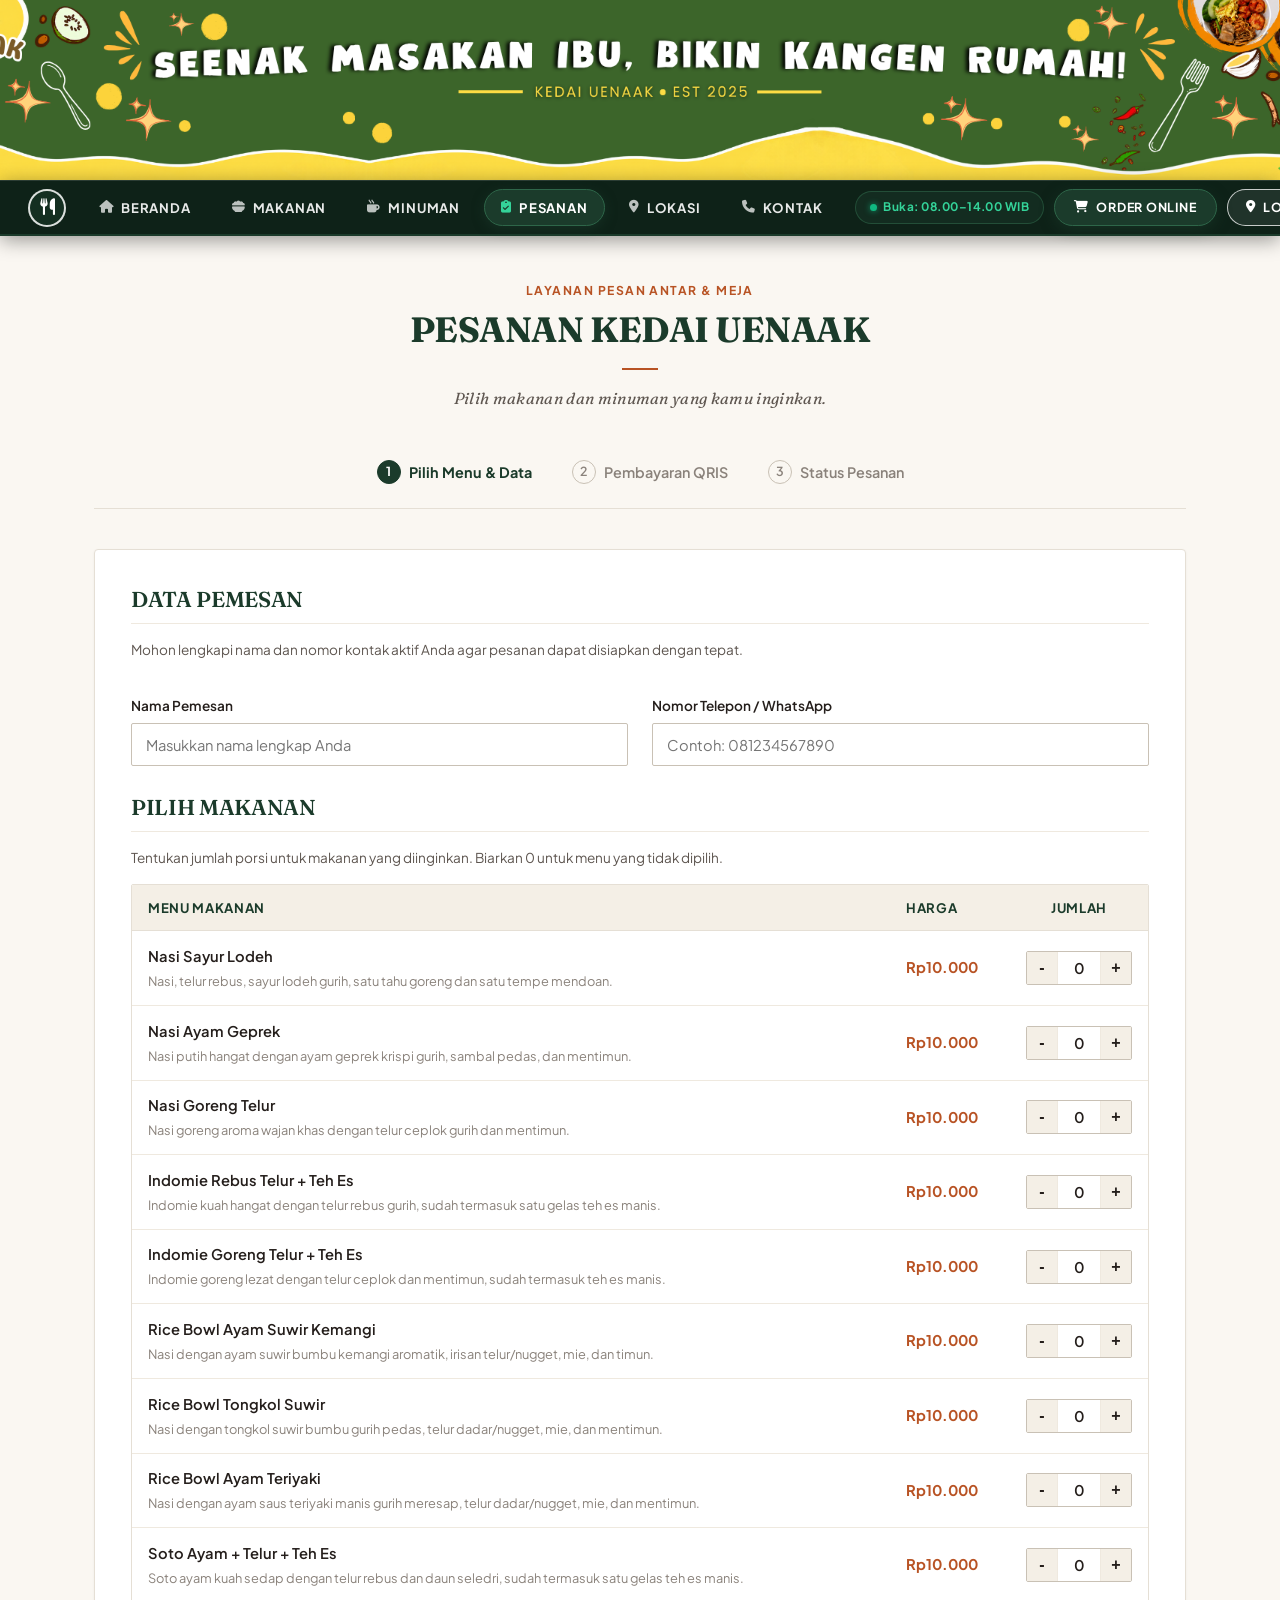
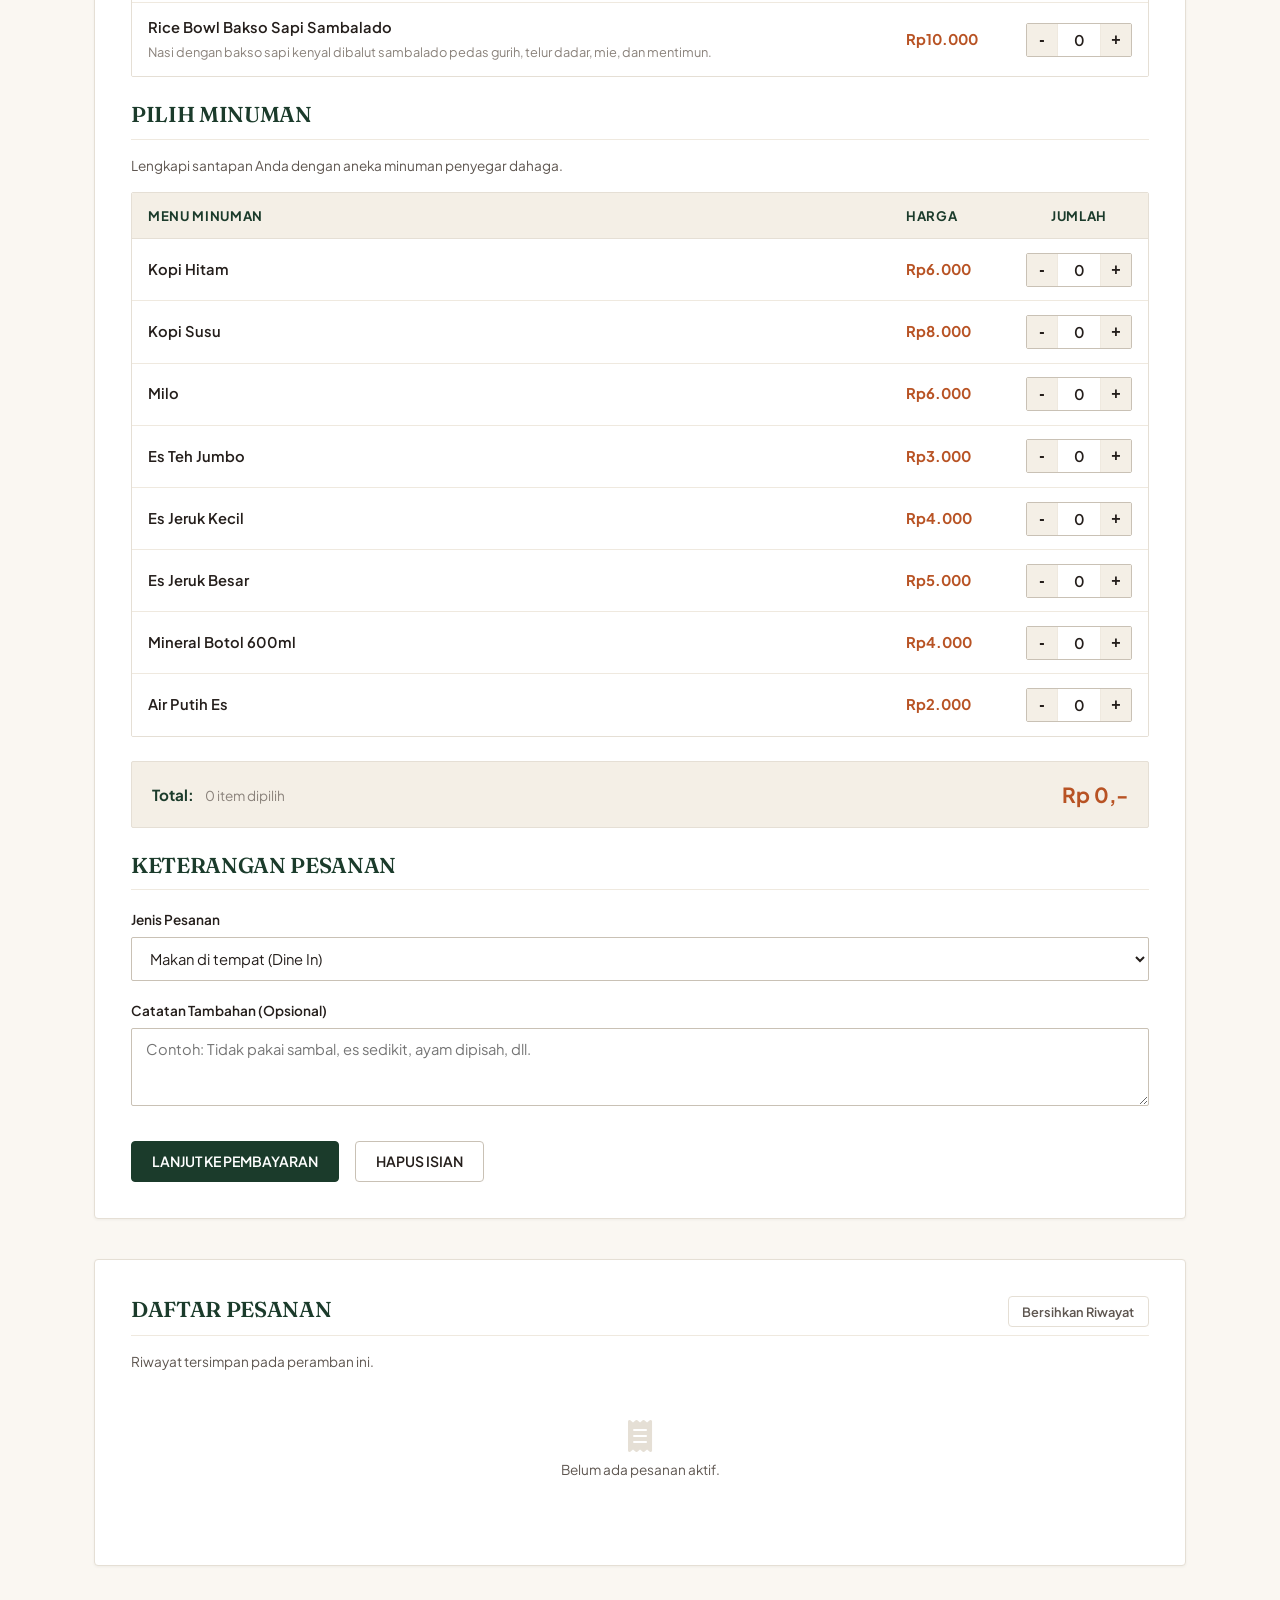
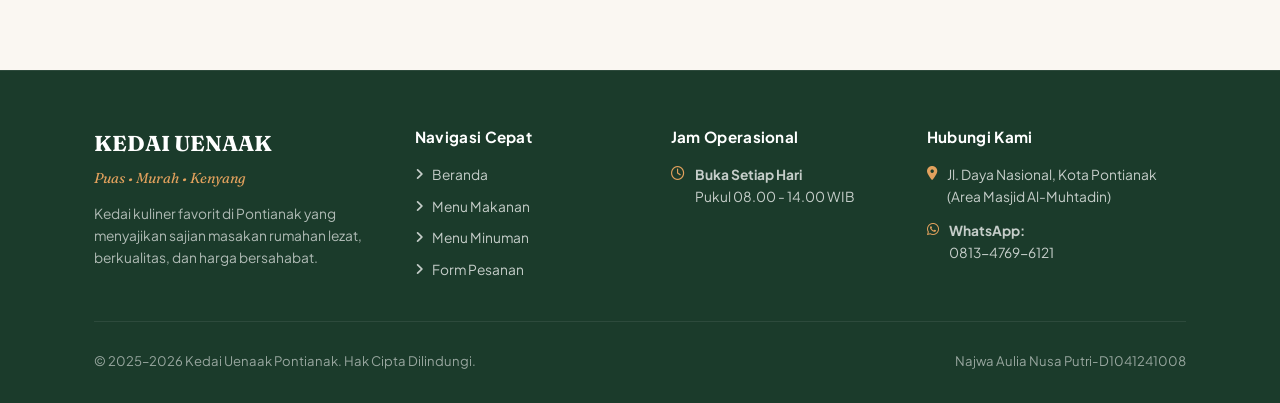
<file: pesanan.html>
<!DOCTYPE html>
<html lang="id">

<head>
    <meta charset="UTF-8">
    <meta name="viewport" content="width=device-width, initial-scale=1.0">
    <title>Pemesanan Online - Kedai Uenaak</title>
    <link rel="stylesheet" href="css_uts.css" type="text/css">
    <style>
        .form-grid-pair {
            display: grid;
            grid-template-columns: 1fr 1fr;
            gap: 1.5rem;
            margin-bottom: 1.75rem;
        }

        @media (max-width: 600px) {
            .form-grid-pair {
                grid-template-columns: 1fr;
                gap: 1rem;
            }
        }
    </style>
</head>

<body>

    <!-- Header Banner & Navigasi Horizontal (Bebas Halangan) -->
    <header class="header-banner-and-nav">
        <div class="banner-box" style="height: 180px;">
            <img src="banner.png" alt="Banner Kedai Uenaak" class="banner-img">
        </div>

        <nav class="main-horizontal-nav">
            <div class="nav-container-inner">
                <a href="isi.html" class="nav-brand-badge" title="Beranda Kedai Uenaak">
                    <div class="brand-circle-logo">
                        <i class="fa-solid fa-utensils"></i>
                    </div>
                </a>

                <ul class="nav-menu-list">
                    <li><a href="isi.html" class="nav-item-link"><i class="fa-solid fa-house"></i> BERANDA</a></li>
                    <li><a href="makanan.html" class="nav-item-link"><i class="fa-solid fa-bowl-food"></i> MAKANAN</a>
                    </li>
                    <li><a href="minuman.html" class="nav-item-link"><i class="fa-solid fa-mug-hot"></i> MINUMAN</a>
                    </li>
                    <li><a href="pesanan.html" class="nav-item-link active"><i class="fa-solid fa-clipboard-check"></i>
                            PESANAN</a></li>
                    <li><a href="lokasi.html" class="nav-item-link"><i class="fa-solid fa-location-dot"></i> LOKASI</a>
                    </li>
                    <li><a href="kontak.html" class="nav-item-link"><i class="fa-solid fa-phone"></i> KONTAK</a></li>
                </ul>

                <div class="nav-action-btns">
                    <div class="status-live-pill">
                        <span class="live-dot"></span> Buka: 08.00–14.00 WIB
                    </div>
                    <a href="pesanan.html" class="btn-order-pulse">
                        <i class="fa-solid fa-cart-shopping"></i> ORDER ONLINE
                    </a>
                    <a href="lokasi.html" class="btn-outline-glow">
                        <i class="fa-solid fa-location-dot"></i> LOKASI KEDAI
                    </a>
                    <button type="button" class="mobile-menu-btn" onclick="toggleMobileMenu()" aria-label="Buka Menu"
                        style="color: #FFFFFF;">
                        <i class="fa-solid fa-bars"></i>
                    </button>
                </div>
            </div>
        </nav>

        <!-- Mobile Drawer -->
        <div id="mobileDrawer" class="mobile-drawer">
            <ul class="mobile-nav-list">
                <li><a href="isi.html" class="mobile-nav-link">Beranda</a></li>
                <li><a href="makanan.html" class="mobile-nav-link">Makanan</a></li>
                <li><a href="minuman.html" class="mobile-nav-link">Minuman</a></li>
                <li><a href="pesanan.html" class="mobile-nav-link active">Pesanan</a></li>
                <li><a href="lokasi.html" class="mobile-nav-link">Lokasi</a></li>
                <li><a href="kontak.html" class="mobile-nav-link">Kontak</a></li>
            </ul>
        </div>
    </header>

    <main class="page-wrapper bagian-pesanan">
        <div class="container">

            <div class="section-header">
                <span class="section-kicker">Layanan Pesan Antar & Meja</span>
                <h1>PESANAN KEDAI UENAAK</h1>
                <div class="editorial-divider"></div>
                <p class="subjudul">Pilih makanan dan minuman yang kamu inginkan.</p>
            </div>

            <!-- Alur Pemesanan Sederhana -->
            <div class="order-simple-stepper">
                <div class="order-step active">
                    <span class="order-step-num">1</span>
                    <span>Pilih Menu & Data</span>
                </div>
                <div class="order-step">
                    <span class="order-step-num">2</span>
                    <span>Pembayaran QRIS</span>
                </div>
                <div class="order-step">
                    <span class="order-step-num">3</span>
                    <span>Status Pesanan</span>
                </div>
            </div>

            <!-- Form Pesanan Utama -->
            <form id="formPesanan" class="kotak-pesanan" onsubmit="buatPesanan(); return false;">

                <h2>DATA PEMESAN</h2>
                <p class="petunjuk">Mohon lengkapi nama dan nomor kontak aktif Anda agar pesanan dapat disiapkan dengan
                    tepat.</p>

                <div class="form-grid-pair">
                    <div>
                        <label for="nama">Nama Pemesan</label>
                        <input type="text" id="nama" placeholder="Masukkan nama lengkap Anda" required>
                    </div>

                    <div>
                        <label for="telepon">Nomor Telepon / WhatsApp</label>
                        <input type="tel" id="telepon" placeholder="Contoh: 081234567890" required>
                    </div>
                </div>

                <h2>PILIH MAKANAN</h2>
                <p class="petunjuk">Tentukan jumlah porsi untuk makanan yang diinginkan. Biarkan 0 untuk menu yang tidak
                    dipilih.</p>

                <div class="table-responsive">
                    <table class="tabel-pesanan">
                        <thead>
                            <tr>
                                <th>Menu Makanan</th>
                                <th style="width: 120px;">Harga</th>
                                <th style="width: 120px; text-align: center;">Jumlah</th>
                            </tr>
                        </thead>
                        <tbody>
                            <!-- Index 0 -->
                            <tr>
                                <td>
                                    <div class="menu-title-cell">
                                        Nasi Sayur Lodeh
                                        <small>Nasi, telur rebus, sayur lodeh gurih, satu tahu goreng dan satu tempe
                                            mendoan.</small>
                                    </div>
                                </td>
                                <td class="price-cell">Rp10.000</td>
                                <td style="text-align: center;">
                                    <div class="stepper-wrap">
                                        <button type="button" class="stepper-btn" onclick="stepJumlah('jumlah0', -1)"
                                            aria-label="Kurang">-</button>
                                        <input type="number" id="jumlah0" aria-label="Jumlah Nasi Sayur Lodeh" min="0"
                                            step="1" value="0" required>
                                        <button type="button" class="stepper-btn" onclick="stepJumlah('jumlah0', 1)"
                                            aria-label="Tambah">+</button>
                                    </div>
                                </td>
                            </tr>

                            <!-- Index 1 -->
                            <tr>
                                <td>
                                    <div class="menu-title-cell">
                                        Nasi Ayam Geprek
                                        <small>Nasi putih hangat dengan ayam geprek krispi gurih, sambal pedas, dan
                                            mentimun.</small>
                                    </div>
                                </td>
                                <td class="price-cell">Rp10.000</td>
                                <td style="text-align: center;">
                                    <div class="stepper-wrap">
                                        <button type="button" class="stepper-btn" onclick="stepJumlah('jumlah1', -1)"
                                            aria-label="Kurang">-</button>
                                        <input type="number" id="jumlah1" aria-label="Jumlah Nasi Ayam Geprek" min="0"
                                            step="1" value="0" required>
                                        <button type="button" class="stepper-btn" onclick="stepJumlah('jumlah1', 1)"
                                            aria-label="Tambah">+</button>
                                    </div>
                                </td>
                            </tr>

                            <!-- Index 2 -->
                            <tr>
                                <td>
                                    <div class="menu-title-cell">
                                        Nasi Goreng Telur
                                        <small>Nasi goreng aroma wajan khas dengan telur ceplok gurih dan
                                            mentimun.</small>
                                    </div>
                                </td>
                                <td class="price-cell">Rp10.000</td>
                                <td style="text-align: center;">
                                    <div class="stepper-wrap">
                                        <button type="button" class="stepper-btn" onclick="stepJumlah('jumlah2', -1)"
                                            aria-label="Kurang">-</button>
                                        <input type="number" id="jumlah2" aria-label="Jumlah Nasi Goreng Telur" min="0"
                                            step="1" value="0" required>
                                        <button type="button" class="stepper-btn" onclick="stepJumlah('jumlah2', 1)"
                                            aria-label="Tambah">+</button>
                                    </div>
                                </td>
                            </tr>

                            <!-- Index 3 -->
                            <tr>
                                <td>
                                    <div class="menu-title-cell">
                                        Indomie Rebus Telur + Teh Es
                                        <small>Indomie kuah hangat dengan telur rebus gurih, sudah termasuk satu gelas
                                            teh es manis.</small>
                                    </div>
                                </td>
                                <td class="price-cell">Rp10.000</td>
                                <td style="text-align: center;">
                                    <div class="stepper-wrap">
                                        <button type="button" class="stepper-btn" onclick="stepJumlah('jumlah3', -1)"
                                            aria-label="Kurang">-</button>
                                        <input type="number" id="jumlah3" aria-label="Jumlah Indomie Rebus" min="0"
                                            step="1" value="0" required>
                                        <button type="button" class="stepper-btn" onclick="stepJumlah('jumlah3', 1)"
                                            aria-label="Tambah">+</button>
                                    </div>
                                </td>
                            </tr>

                            <!-- Index 4 -->
                            <tr>
                                <td>
                                    <div class="menu-title-cell">
                                        Indomie Goreng Telur + Teh Es
                                        <small>Indomie goreng lezat dengan telur ceplok dan mentimun, sudah termasuk teh
                                            es manis.</small>
                                    </div>
                                </td>
                                <td class="price-cell">Rp10.000</td>
                                <td style="text-align: center;">
                                    <div class="stepper-wrap">
                                        <button type="button" class="stepper-btn" onclick="stepJumlah('jumlah4', -1)"
                                            aria-label="Kurang">-</button>
                                        <input type="number" id="jumlah4" aria-label="Jumlah Indomie Goreng" min="0"
                                            step="1" value="0" required>
                                        <button type="button" class="stepper-btn" onclick="stepJumlah('jumlah4', 1)"
                                            aria-label="Tambah">+</button>
                                    </div>
                                </td>
                            </tr>

                            <!-- Index 5 -->
                            <tr>
                                <td>
                                    <div class="menu-title-cell">
                                        Rice Bowl Ayam Suwir Kemangi
                                        <small>Nasi dengan ayam suwir bumbu kemangi aromatik, irisan telur/nugget, mie,
                                            dan timun.</small>
                                    </div>
                                </td>
                                <td class="price-cell">Rp10.000</td>
                                <td style="text-align: center;">
                                    <div class="stepper-wrap">
                                        <button type="button" class="stepper-btn" onclick="stepJumlah('jumlah5', -1)"
                                            aria-label="Kurang">-</button>
                                        <input type="number" id="jumlah5" aria-label="Jumlah Ayam Suwir Kemangi" min="0"
                                            step="1" value="0" required>
                                        <button type="button" class="stepper-btn" onclick="stepJumlah('jumlah5', 1)"
                                            aria-label="Tambah">+</button>
                                    </div>
                                </td>
                            </tr>

                            <!-- Index 6 -->
                            <tr>
                                <td>
                                    <div class="menu-title-cell">
                                        Rice Bowl Tongkol Suwir
                                        <small>Nasi dengan tongkol suwir bumbu gurih pedas, telur dadar/nugget, mie, dan
                                            mentimun.</small>
                                    </div>
                                </td>
                                <td class="price-cell">Rp10.000</td>
                                <td style="text-align: center;">
                                    <div class="stepper-wrap">
                                        <button type="button" class="stepper-btn" onclick="stepJumlah('jumlah6', -1)"
                                            aria-label="Kurang">-</button>
                                        <input type="number" id="jumlah6" aria-label="Jumlah Tongkol Suwir" min="0"
                                            step="1" value="0" required>
                                        <button type="button" class="stepper-btn" onclick="stepJumlah('jumlah6', 1)"
                                            aria-label="Tambah">+</button>
                                    </div>
                                </td>
                            </tr>

                            <!-- Index 7 -->
                            <tr>
                                <td>
                                    <div class="menu-title-cell">
                                        Rice Bowl Ayam Teriyaki
                                        <small>Nasi dengan ayam saus teriyaki manis gurih meresap, telur dadar/nugget,
                                            mie, dan mentimun.</small>
                                    </div>
                                </td>
                                <td class="price-cell">Rp10.000</td>
                                <td style="text-align: center;">
                                    <div class="stepper-wrap">
                                        <button type="button" class="stepper-btn" onclick="stepJumlah('jumlah7', -1)"
                                            aria-label="Kurang">-</button>
                                        <input type="number" id="jumlah7" aria-label="Jumlah Ayam Teriyaki" min="0"
                                            step="1" value="0" required>
                                        <button type="button" class="stepper-btn" onclick="stepJumlah('jumlah7', 1)"
                                            aria-label="Tambah">+</button>
                                    </div>
                                </td>
                            </tr>

                            <!-- Index 8 -->
                            <tr>
                                <td>
                                    <div class="menu-title-cell">
                                        Soto Ayam + Telur + Teh Es
                                        <small>Soto ayam kuah sedap dengan telur rebus dan daun seledri, sudah termasuk
                                            satu gelas teh es manis.</small>
                                    </div>
                                </td>
                                <td class="price-cell">Rp10.000</td>
                                <td style="text-align: center;">
                                    <div class="stepper-wrap">
                                        <button type="button" class="stepper-btn" onclick="stepJumlah('jumlah8', -1)"
                                            aria-label="Kurang">-</button>
                                        <input type="number" id="jumlah8" aria-label="Jumlah Soto Ayam" min="0" step="1"
                                            value="0" required>
                                        <button type="button" class="stepper-btn" onclick="stepJumlah('jumlah8', 1)"
                                            aria-label="Tambah">+</button>
                                    </div>
                                </td>
                            </tr>

                            <!-- Index 9 -->
                            <tr>
                                <td>
                                    <div class="menu-title-cell">
                                        Rice Bowl Bakso Sapi Sambalado
                                        <small>Nasi dengan bakso sapi kenyal dibalut sambalado pedas gurih, telur dadar,
                                            mie, dan mentimun.</small>
                                    </div>
                                </td>
                                <td class="price-cell">Rp10.000</td>
                                <td style="text-align: center;">
                                    <div class="stepper-wrap">
                                        <button type="button" class="stepper-btn" onclick="stepJumlah('jumlah9', -1)"
                                            aria-label="Kurang">-</button>
                                        <input type="number" id="jumlah9" aria-label="Jumlah Bakso Sapi Sambalado"
                                            min="0" step="1" value="0" required>
                                        <button type="button" class="stepper-btn" onclick="stepJumlah('jumlah9', 1)"
                                            aria-label="Tambah">+</button>
                                    </div>
                                </td>
                            </tr>
                        </tbody>
                    </table>
                </div>

                <h2>PILIH MINUMAN</h2>
                <p class="petunjuk">Lengkapi santapan Anda dengan aneka minuman penyegar dahaga.</p>

                <div class="table-responsive">
                    <table class="tabel-pesanan">
                        <thead>
                            <tr>
                                <th>Menu Minuman</th>
                                <th style="width: 120px;">Harga</th>
                                <th style="width: 120px; text-align: center;">Jumlah</th>
                            </tr>
                        </thead>
                        <tbody>
                            <!-- Index 10 -->
                            <tr>
                                <td>
                                    <div class="menu-title-cell">Kopi Hitam</div>
                                </td>
                                <td class="price-cell">Rp6.000</td>
                                <td style="text-align: center;">
                                    <div class="stepper-wrap">
                                        <button type="button" class="stepper-btn" onclick="stepJumlah('jumlah10', -1)"
                                            aria-label="Kurang">-</button>
                                        <input type="number" id="jumlah10" aria-label="Jumlah Kopi" min="0" step="1"
                                            value="0" required>
                                        <button type="button" class="stepper-btn" onclick="stepJumlah('jumlah10', 1)"
                                            aria-label="Tambah">+</button>
                                    </div>
                                </td>
                            </tr>

                            <!-- Index 11 -->
                            <tr>
                                <td>
                                    <div class="menu-title-cell">Kopi Susu</div>
                                </td>
                                <td class="price-cell">Rp8.000</td>
                                <td style="text-align: center;">
                                    <div class="stepper-wrap">
                                        <button type="button" class="stepper-btn" onclick="stepJumlah('jumlah11', -1)"
                                            aria-label="Kurang">-</button>
                                        <input type="number" id="jumlah11" aria-label="Jumlah Kopi Susu" min="0"
                                            step="1" value="0" required>
                                        <button type="button" class="stepper-btn" onclick="stepJumlah('jumlah11', 1)"
                                            aria-label="Tambah">+</button>
                                    </div>
                                </td>
                            </tr>

                            <!-- Index 12 -->
                            <tr>
                                <td>
                                    <div class="menu-title-cell">Milo</div>
                                </td>
                                <td class="price-cell">Rp6.000</td>
                                <td style="text-align: center;">
                                    <div class="stepper-wrap">
                                        <button type="button" class="stepper-btn" onclick="stepJumlah('jumlah12', -1)"
                                            aria-label="Kurang">-</button>
                                        <input type="number" id="jumlah12" aria-label="Jumlah Milo" min="0" step="1"
                                            value="0" required>
                                        <button type="button" class="stepper-btn" onclick="stepJumlah('jumlah12', 1)"
                                            aria-label="Tambah">+</button>
                                    </div>
                                </td>
                            </tr>

                            <!-- Index 13 -->
                            <tr>
                                <td>
                                    <div class="menu-title-cell">Es Teh Jumbo</div>
                                </td>
                                <td class="price-cell">Rp3.000</td>
                                <td style="text-align: center;">
                                    <div class="stepper-wrap">
                                        <button type="button" class="stepper-btn" onclick="stepJumlah('jumlah13', -1)"
                                            aria-label="Kurang">-</button>
                                        <input type="number" id="jumlah13" aria-label="Jumlah Es Teh Jumbo" min="0"
                                            step="1" value="0" required>
                                        <button type="button" class="stepper-btn" onclick="stepJumlah('jumlah13', 1)"
                                            aria-label="Tambah">+</button>
                                    </div>
                                </td>
                            </tr>

                            <!-- Index 14 -->
                            <tr>
                                <td>
                                    <div class="menu-title-cell">Es Jeruk Kecil</div>
                                </td>
                                <td class="price-cell">Rp4.000</td>
                                <td style="text-align: center;">
                                    <div class="stepper-wrap">
                                        <button type="button" class="stepper-btn" onclick="stepJumlah('jumlah14', -1)"
                                            aria-label="Kurang">-</button>
                                        <input type="number" id="jumlah14" aria-label="Jumlah Es Jeruk Kecil" min="0"
                                            step="1" value="0" required>
                                        <button type="button" class="stepper-btn" onclick="stepJumlah('jumlah14', 1)"
                                            aria-label="Tambah">+</button>
                                    </div>
                                </td>
                            </tr>

                            <!-- Index 15 -->
                            <tr>
                                <td>
                                    <div class="menu-title-cell">Es Jeruk Besar</div>
                                </td>
                                <td class="price-cell">Rp5.000</td>
                                <td style="text-align: center;">
                                    <div class="stepper-wrap">
                                        <button type="button" class="stepper-btn" onclick="stepJumlah('jumlah15', -1)"
                                            aria-label="Kurang">-</button>
                                        <input type="number" id="jumlah15" aria-label="Jumlah Es Jeruk Besar" min="0"
                                            step="1" value="0" required>
                                        <button type="button" class="stepper-btn" onclick="stepJumlah('jumlah15', 1)"
                                            aria-label="Tambah">+</button>
                                    </div>
                                </td>
                            </tr>

                            <!-- Index 16 -->
                            <tr>
                                <td>
                                    <div class="menu-title-cell">Mineral Botol 600ml</div>
                                </td>
                                <td class="price-cell">Rp4.000</td>
                                <td style="text-align: center;">
                                    <div class="stepper-wrap">
                                        <button type="button" class="stepper-btn" onclick="stepJumlah('jumlah16', -1)"
                                            aria-label="Kurang">-</button>
                                        <input type="number" id="jumlah16" aria-label="Jumlah Mineral Botol" min="0"
                                            step="1" value="0" required>
                                        <button type="button" class="stepper-btn" onclick="stepJumlah('jumlah16', 1)"
                                            aria-label="Tambah">+</button>
                                    </div>
                                </td>
                            </tr>

                            <!-- Index 17 -->
                            <tr>
                                <td>
                                    <div class="menu-title-cell">Air Putih Es</div>
                                </td>
                                <td class="price-cell">Rp2.000</td>
                                <td style="text-align: center;">
                                    <div class="stepper-wrap">
                                        <button type="button" class="stepper-btn" onclick="stepJumlah('jumlah17', -1)"
                                            aria-label="Kurang">-</button>
                                        <input type="number" id="jumlah17" aria-label="Jumlah Air Putih Es" min="0"
                                            step="1" value="0" required>
                                        <button type="button" class="stepper-btn" onclick="stepJumlah('jumlah17', 1)"
                                            aria-label="Tambah">+</button>
                                    </div>
                                </td>
                            </tr>
                        </tbody>
                    </table>
                </div>

                <!-- Live Floating Total Bar -->
                <div class="live-total-bar">
                    <div class="live-total-label">
                        <strong>Total:</strong>
                        <span id="liveTotalCount"
                            style="font-size: 0.85rem; color: var(--text-tertiary); margin-left: 0.5rem;">0 item
                            dipilih</span>
                    </div>
                    <div class="live-total-value" id="liveTotalVal">Rp 0,-</div>
                </div>

                <h2>KETERANGAN PESANAN</h2>

                <label for="jenis">Jenis Pesanan</label>
                <select id="jenis" onchange="pilihJenisPesanan()">
                    <option value="Makan di tempat">Makan di tempat (Dine In)</option>
                    <option value="Bungkus">Bungkus (Take Away)</option>
                    <option value="Diantar">Diantar (Delivery)</option>
                </select>

                <div id="bagianAlamat" hidden>
                    <label for="alamat">Alamat Pengantaran</label>
                    <textarea id="alamat" rows="3"
                        placeholder="Nama jalan, nomor rumah/fakultas, gedung, dan patokan"></textarea>
                    <p class="petunjuk" style="color: var(--accent); margin-top: 0.35rem;">
                        Ongkos antar belum termasuk dalam total. Pihak kedai akan mengonfirmasi ongkos antar melalui
                        WhatsApp.
                    </p>
                </div>

                <label for="catatan">Catatan Tambahan (Opsional)</label>
                <textarea id="catatan" rows="3"
                    placeholder="Contoh: Tidak pakai sambal, es sedikit, ayam dipisah, dll."></textarea>

                <div class="baris-tombol">
                    <button type="submit" class="tombol-pesanan">
                        LANJUT KE PEMBAYARAN
                    </button>
                    <button type="button" class="tombol-ulang" onclick="hapusIsian()">
                        HAPUS ISIAN
                    </button>
                </div>

            </form>

            <!-- Bagian Pembayaran QRIS Digital -->
            <div id="pembayaran" class="kotak-pesanan" hidden>

                <h2>RINGKASAN PESANAN</h2>
                <div id="ringkasan"></div>

                <h2 id="totalPembayaran" class="total-pesanan"></h2>

                <hr style="border: none; border-top: 1px solid var(--border); margin: 2rem 0;">

                <h2>PEMBAYARAN QRIS DIGITAL</h2>
                <p>
                    Scan kode QRIS resmi di bawah ini menggunakan aplikasi Mobile Banking atau e-Wallet (BCA, Mandiri,
                    GoPay, OVO, ShopeePay, Dana, dll.) sesuai total pesanan Anda.
                </p>

                <div class="qr-container">
                    <strong
                        style="font-size: 0.85rem; color: var(--primary); display: block; margin-bottom: 0.5rem;">QRIS
                        RESMI KEDAI UENAAK</strong>
                    <img src="foto makanan/qrpembayaran.jpeg" alt="QR pembayaran Kedai Uenaak" class="foto-qr">
                    <p class="petunjuk" style="margin: 0; font-size: 0.8rem;">
                        Periksa nama penerima: <strong>KEDAI UENAAK</strong> sebelum menyelesaikan transfer.
                    </p>
                </div>

                <div class="baris-tombol" style="justify-content: center;">
                    <button type="button" class="tombol-pesanan" onclick="konfirmasiPembayaran()">
                        SAYA SUDAH MEMBAYAR
                    </button>
                    <button type="button" class="tombol-ulang" onclick="ubahPesanan()">
                        UBAH PESANAN
                    </button>
                </div>

            </div>

            <!-- Bagian Riwayat Pesanan (Nota Digital) -->
            <div class="kotak-pesanan">
                <div
                    style="display: flex; justify-content: space-between; align-items: baseline; flex-wrap: wrap; gap: 0.5rem; border-bottom: 1px solid var(--border-subtle); padding-bottom: 0.5rem; margin-bottom: 1rem;">
                    <h2 style="border-bottom: none; margin: 0; padding: 0;">DAFTAR PESANAN</h2>
                    <button type="button" class="tombol-reset" onclick="hapusSemuaRiwayat()">
                        Bersihkan Riwayat
                    </button>
                </div>

                <p id="infoPenyimpanan" class="petunjuk">
                    Konfirmasi pembayaran menunggu pemeriksaan kasir kedai.
                </p>

                <div id="daftarPesanan"></div>
            </div>

        </div>
    </main>

    <!-- Footer Standalone & In-Frame -->
    <footer class="site-footer">
        <div class="container">
            <div class="footer-grid">
                <div class="footer-col">
                    <div class="footer-brand-title">KEDAI UENAAK</div>
                    <div class="footer-brand-tagline">Puas • Murah • Kenyang</div>
                    <p class="footer-desc">
                        Kedai kuliner favorit di Pontianak yang menyajikan sajian masakan rumahan lezat, berkualitas,
                        dan harga bersahabat.
                    </p>
                </div>

                <div class="footer-col">
                    <h4>Navigasi Cepat</h4>
                    <ul class="footer-links">
                        <li><a href="isi.html" class="footer-link"><i class="fa-solid fa-angle-right"></i> Beranda</a>
                        </li>
                        <li><a href="makanan.html" class="footer-link"><i class="fa-solid fa-angle-right"></i> Menu
                                Makanan</a></li>
                        <li><a href="minuman.html" class="footer-link"><i class="fa-solid fa-angle-right"></i> Menu
                                Minuman</a></li>
                        <li><a href="pesanan.html" class="footer-link"><i class="fa-solid fa-angle-right"></i> Form
                                Pesanan</a></li>
                    </ul>
                </div>

                <div class="footer-col">
                    <h4>Jam Operasional</h4>
                    <div class="footer-contact-item">
                        <i class="fa-regular fa-clock"></i>
                        <div>
                            <strong>Buka Setiap Hari</strong><br>
                            Pukul 08.00 - 14.00 WIB
                        </div>
                    </div>
                </div>

                <div class="footer-col">
                    <h4>Hubungi Kami</h4>
                    <div class="footer-contact-item">
                        <i class="fa-solid fa-location-dot"></i>
                        <div>
                            Jl. Daya Nasional, Kota Pontianak<br>(Area Masjid Al-Muhtadin)
                        </div>
                    </div>
                    <div class="footer-contact-item">
                        <i class="fa-brands fa-whatsapp"></i>
                        <div>
                            <strong>WhatsApp:</strong><br>
                            0813-4769-6121
                        </div>
                    </div>
                </div>
            </div>

            <div class="footer-bottom">
                <div>&copy; 2025–2026 Kedai Uenaak Pontianak. Hak Cipta Dilindungi.</div>
                <div>Najwa Aulia Nusa Putri-D1041241008</div>
            </div>
        </div>
    </footer>

    <script src="script.js"></script>
</body>

</html>
</file>
<file: css_uts.css>
/* ==========================================================================
   KEDAI UENAAK - EDITORIAL CULINARY DESIGN SYSTEM
   Authentic Local Eatery • Warm, Inviting, Appetizing, Professional
   ========================================================================== */

@import url('https://fonts.googleapis.com/css2?family=Fraunces:ital,opsz,wght@0,9..144,500;0,9..144,600;0,9..144,700;1,9..144,400;1,9..144,600&family=Plus+Jakarta+Sans:wght@400;500;600;700&display=swap');
@import url('https://cdnjs.cloudflare.com/ajax/libs/font-awesome/6.5.1/css/all.min.css');

/* --------------------------------------------------------------------------
   1. DESIGN TOKENS
   -------------------------------------------------------------------------- */
:root {
    /* Brand Palette - Deep Forest & Warm Terracotta */
    --primary: #1B3B2B;         /* Deep Forest Green */
    --primary-hover: #132A1F;
    --primary-tint: #EEF3F0;    /* Soft Tint */
    --primary-border: #C8D8CF;

    --accent: #B85324;          /* Warm Burnt Orange / Terracotta */
    --accent-hover: #9E4319;
    --accent-tint: #FAF1EC;
    --accent-gold: #C07D2B;

    /* Editorial Backgrounds & Surfaces */
    --bg-page: #FAF7F2;         /* Warm Ivory Cream Linen */
    --bg-surface: #FFFFFF;      /* Clean Paper White */
    --bg-surface-alt: #F4EFE6;  /* Warm Stone Neutral */
    --bg-surface-subtle: #F8F5EE;

    /* Text Colors - Warm Charcoal & Coffee */
    --text-primary: #241E1B;    /* Deep Roasted Coffee Charcoal */
    --text-secondary: #5E5650;  /* Warm Slate Muted */
    --text-tertiary: #8A827B;   /* Delicate Muted */
    --text-inverse: #FFFFFF;

    /* Borders & Hairlines */
    --border: #E5DFD5;          /* Delicate Fine Line */
    --border-dark: #C9C1B5;
    --border-subtle: #EFE9DF;

    /* Typography */
    --font-serif: 'Fraunces', Georgia, serif;
    --font-sans: 'Plus Jakarta Sans', -apple-system, BlinkMacSystemFont, 'Segoe UI', Roboto, sans-serif;

    /* Radii - Subtle & Tailored (Not Puffy Pills) */
    --radius-xs: 2px;
    --radius-sm: 4px;
    --radius-md: 6px;
    --radius-lg: 8px;

    /* Layout */
    --max-width: 1140px;
    --nav-height: 68px;

    /* Shadows - Minimal & Flat-to-Ground */
    --shadow-subtle: 0 1px 3px rgba(36, 30, 27, 0.05);
    --shadow-card: 0 2px 8px rgba(36, 30, 27, 0.06);

    /* Transition */
    --transition: all 0.2s cubic-bezier(0.16, 1, 0.3, 1);
}

/* --------------------------------------------------------------------------
   2. GLOBAL RESETS & EDITORIAL BASE
   -------------------------------------------------------------------------- */
*, *::before, *::after {
    box-sizing: border-box;
    margin: 0;
    padding: 0;
}

html {
    scroll-behavior: smooth;
    font-size: 16px;
}

body {
    font-family: var(--font-sans);
    color: var(--text-primary);
    background-color: var(--bg-page);
    line-height: 1.6;
    -webkit-font-smoothing: antialiased;
    -moz-osx-font-smoothing: grayscale;
    min-height: 100vh;
    display: flex;
    flex-direction: column;
}

img {
    max-width: 100%;
    height: auto;
    display: block;
}

a {
    color: var(--primary);
    text-decoration: none;
    transition: var(--transition);
}

a:hover {
    color: var(--accent);
}

/* Headings with Editorial Serif Character */
h1, h2, h3, h4 {
    font-family: var(--font-serif);
    color: var(--primary);
    font-weight: 600;
    line-height: 1.25;
    letter-spacing: -0.015em;
}

h1 {
    font-size: 2.2rem;
    font-weight: 700;
}

h2 {
    font-size: 1.65rem;
    font-weight: 600;
}

h3 {
    font-size: 1.2rem;
    font-weight: 600;
}

p {
    color: var(--text-secondary);
    font-size: 0.95rem;
}

.subjudul {
    font-family: var(--font-serif);
    font-style: italic;
    font-size: 1rem;
    color: var(--accent);
    letter-spacing: 0.02em;
}

/* ==========================================================================
   FULL-WIDTH BANNER & ATTACHED HORIZONTAL NAV (NO BANNER OVERLAP)
   ========================================================================== */
.header-banner-and-nav {
    width: 100%;
    display: flex;
    flex-direction: column;
    background-color: #142E21;
}

body.halaman-judul {
    margin: 0;
    padding: 0;
    width: 100%;
    height: 100vh;
    overflow: hidden;
    background-color: #142E21;
}

body.halaman-judul .header-banner-and-nav {
    height: 100vh;
    min-height: 100vh;
}

/* Banner Box - Menampilkan banner secara penuh dan bersih */
.banner-box {
    width: 100%;
    flex: 1 1 auto;
    height: calc(100vh - 56px);
    overflow: hidden;
    background-color: #142E21;
    position: relative;
    display: flex;
    align-items: center;
    justify-content: center;
}

.banner-img {
    width: 100%;
    height: 100%;
    object-fit: cover;
    object-position: center;
    display: block;
    transition: transform 0.6s ease;
}

/* Horizontal Navigation Bar Below Banner (Zero Overlap with Banner Art) */
.main-horizontal-nav {
    width: 100%;
    height: 56px;
    flex: 0 0 56px;
    background: #0E2218;
    border-top: 1px solid rgba(255, 255, 255, 0.12);
    border-bottom: 2px solid var(--primary);
    box-shadow: 0 4px 20px rgba(0, 0, 0, 0.4);
    display: flex;
    align-items: center;
    position: relative;
    z-index: 50;
    box-sizing: border-box;
}

.nav-container-inner {
    width: 100%;
    max-width: 1400px;
    margin: 0 auto;
    padding: 0 1.75rem;
    display: grid;
    grid-template-columns: 1fr auto 1fr;
    align-items: center;
    gap: 1rem;
    box-sizing: border-box;
}

/* Brand Logo (Left: grid-column 1) */
.nav-brand-badge {
    grid-column: 1;
    justify-self: start;
    text-decoration: none;
    display: inline-flex;
    align-items: center;
    gap: 0.65rem;
    flex-shrink: 0;
}

.brand-circle-logo {
    width: 38px;
    height: 38px;
    border: 2px solid rgba(255, 255, 255, 0.85);
    background: rgba(27, 59, 43, 0.55);
    border-radius: 50%;
    display: flex;
    align-items: center;
    justify-content: center;
    color: #FFFFFF;
    font-size: 1.05rem;
    transition: all 0.35s cubic-bezier(0.34, 1.56, 0.64, 1);
}

.nav-brand-badge:hover .brand-circle-logo {
    border-color: #34D399;
    background: var(--primary);
    transform: rotate(18deg) scale(1.1);
    box-shadow: 0 0 14px rgba(46, 102, 73, 0.65);
}

/* Nav Menu Links (Center: grid-column 2 - Mathematically Symmetrical & Centered) */
.nav-menu-list {
    grid-column: 2;
    justify-self: center;
    display: flex;
    align-items: center;
    justify-content: center;
    gap: 0.45rem;
    list-style: none;
    margin: 0;
    padding: 0;
}

.nav-item-link {
    font-family: var(--font-sans);
    font-size: 0.82rem;
    font-weight: 700;
    letter-spacing: 0.06em;
    text-transform: uppercase;
    color: rgba(255, 255, 255, 0.9) !important;
    text-decoration: none;
    padding: 0.45rem 1rem;
    border-radius: 9999px;
    position: relative;
    display: inline-flex;
    align-items: center;
    gap: 0.45rem;
    border: 1.5px solid transparent;
    transition: all 0.25s cubic-bezier(0.16, 1, 0.3, 1);
}

.nav-item-link i {
    font-size: 0.8rem;
    opacity: 0.8;
    transition: transform 0.2s ease, opacity 0.2s ease;
}

.nav-item-link:hover i {
    transform: translateY(-1px);
    opacity: 1;
}

.nav-item-link:hover {
    color: #FFFFFF !important;
    background: rgba(46, 102, 73, 0.3);
    border-color: rgba(52, 211, 153, 0.35);
    transform: translateY(-1px);
}

/* Symmetrical Deep Forest Green Active State (Matches Main Web Buttons) */
.nav-item-link.active {
    color: #FFFFFF !important;
    background-color: var(--primary) !important;
    border-color: #2E6649 !important;
    box-shadow: 0 3px 12px rgba(27, 59, 43, 0.55);
}

.nav-item-link.active i {
    color: #34D399;
    opacity: 1;
}

/* Action Buttons & Animations (Right: grid-column 3) */
.nav-action-btns {
    grid-column: 3;
    justify-self: end;
    display: flex;
    align-items: center;
    gap: 0.65rem;
    flex-shrink: 0;
}

.status-live-pill {
    display: inline-flex;
    align-items: center;
    gap: 0.4rem;
    padding: 0.38rem 0.85rem;
    background: rgba(27, 59, 43, 0.45);
    border: 1px solid rgba(46, 102, 73, 0.6);
    border-radius: 9999px;
    font-size: 0.74rem;
    font-weight: 700;
    color: #34D399;
    letter-spacing: 0.04em;
    white-space: nowrap;
}

.live-dot {
    width: 7px;
    height: 7px;
    background: #10B981;
    border-radius: 50%;
    display: inline-block;
    box-shadow: 0 0 6px rgba(16, 185, 129, 0.8);
    animation: livePulse 2s infinite ease-in-out;
}

@keyframes livePulse {
    0%, 100% { transform: scale(1); opacity: 1; }
    50% { transform: scale(0.75); opacity: 0.4; }
}

/* Order Button - Deep Forest Green with Emerald Glow (Matches Main Web Buttons) */
.btn-order-pulse {
    display: inline-flex;
    align-items: center;
    gap: 0.45rem;
    padding: 0.45rem 1.2rem;
    background: var(--primary);
    border: 1.5px solid #2E6649;
    color: #FFFFFF !important;
    border-radius: 9999px;
    font-family: var(--font-sans);
    font-size: 0.78rem;
    font-weight: 700;
    text-transform: uppercase;
    letter-spacing: 0.06em;
    text-decoration: none;
    cursor: pointer;
    box-shadow: 0 4px 14px rgba(27, 59, 43, 0.5);
    animation: orderGreenPulse 2.8s infinite;
    transition: all 0.25s ease;
    white-space: nowrap;
}

@keyframes orderGreenPulse {
    0% { box-shadow: 0 0 0 0 rgba(46, 102, 73, 0.8); }
    70% { box-shadow: 0 0 0 9px rgba(46, 102, 73, 0); }
    100% { box-shadow: 0 0 0 0 rgba(46, 102, 73, 0); }
}

.btn-order-pulse:hover {
    background: var(--primary-hover);
    border-color: #387D59;
    transform: translateY(-2px) scale(1.02);
    box-shadow: 0 6px 18px rgba(27, 59, 43, 0.65);
    animation: none;
}

.btn-order-pulse:hover i {
    animation: cartWiggle 0.45s ease-in-out infinite alternate;
}

@keyframes cartWiggle {
    from { transform: rotate(-8deg); }
    to { transform: rotate(8deg); }
}

.btn-outline-glow {
    display: inline-flex;
    align-items: center;
    gap: 0.45rem;
    padding: 0.45rem 1.15rem;
    border: 1.5px solid rgba(255, 255, 255, 0.75);
    background: rgba(255, 255, 255, 0.08);
    color: #FFFFFF !important;
    border-radius: 9999px;
    font-family: var(--font-sans);
    font-size: 0.78rem;
    font-weight: 700;
    text-transform: uppercase;
    letter-spacing: 0.06em;
    text-decoration: none;
    cursor: pointer;
    transition: all 0.25s ease;
    white-space: nowrap;
}

.btn-outline-glow:hover {
    background: var(--primary);
    border-color: #2E6649;
    transform: translateY(-2px);
    box-shadow: 0 4px 14px rgba(27, 59, 43, 0.4);
}

.btn-outline-glow:hover {
    background: rgba(255, 255, 255, 0.22);
    border-color: #FFFFFF;
    transform: translateY(-2px);
    box-shadow: 0 4px 12px rgba(255, 255, 255, 0.2);
}

/* Fallback / Backward Compatibility classes */
.hero-banner-bar {
    width: 100%;
    display: flex;
    flex-direction: column;
    background-color: #142E21;
}

.transparent-nav,
.banner-headline-wrap,
.banner-headline-big,
.banner-subheadline,
.brand-title-text {
    display: none !important;
}

/* Standalone Navbar & Mobile Header in-frame hiding */
html.in-frame .header-banner-and-nav,
html.in-frame .hero-banner-bar,
html.in-frame .site-header {
    display: none !important;
}

html.in-frame body {
    padding-top: 0 !important;
}

/* --------------------------------------------------------------------------
   3. CONTAINER & STRUCTURE
   -------------------------------------------------------------------------- */
.container {
    width: 100%;
    max-width: var(--max-width);
    margin-left: auto;
    margin-right: auto;
    padding-left: 1.5rem;
    padding-right: 1.5rem;
}

.page-wrapper {
    flex: 1 0 auto;
    padding-top: 2.5rem;
    padding-bottom: 4rem;
}

html.in-frame .page-wrapper {
    padding-top: 1.5rem;
    padding-bottom: 2rem;
}

/* Section Header - Editorial */
.section-header {
    text-align: center;
    max-width: 680px;
    margin: 0 auto 3rem auto;
}

.section-kicker {
    display: inline-block;
    font-family: var(--font-sans);
    font-size: 0.76rem;
    font-weight: 700;
    text-transform: uppercase;
    letter-spacing: 0.12em;
    color: var(--accent);
    margin-bottom: 0.5rem;
}

.section-header h1,
.section-header h2 {
    margin-bottom: 0.75rem;
}

.section-header p {
    font-size: 1rem;
    color: var(--text-secondary);
    line-height: 1.6;
}

.editorial-divider {
    width: 36px;
    height: 2px;
    background-color: var(--accent);
    margin: 1rem auto;
}

/* --------------------------------------------------------------------------
   4. NAVIGATION BAR (STANDALONE)
   -------------------------------------------------------------------------- */
.site-header {
    position: fixed;
    top: 0;
    left: 0;
    right: 0;
    height: var(--nav-height);
    background-color: rgba(250, 247, 242, 0.96);
    backdrop-filter: blur(8px);
    -webkit-backdrop-filter: blur(8px);
    border-bottom: 1px solid var(--border);
    z-index: 1000;
}

.nav-container {
    height: 100%;
    display: flex;
    align-items: center;
    justify-content: space-between;
}

.brand-logo {
    display: flex;
    flex-direction: column;
    text-decoration: none;
}

.brand-title {
    font-family: var(--font-serif);
    font-size: 1.25rem;
    font-weight: 700;
    color: var(--primary);
    letter-spacing: -0.01em;
    line-height: 1.1;
}

.brand-subtitle {
    font-size: 0.68rem;
    font-weight: 600;
    color: var(--accent);
    letter-spacing: 0.08em;
    text-transform: uppercase;
}

.nav-links {
    display: flex;
    align-items: center;
    gap: 0.35rem;
    list-style: none;
}

.nav-link {
    display: inline-block;
    padding: 0.5rem 0.85rem;
    font-size: 0.88rem;
    font-weight: 600;
    color: var(--text-secondary);
    border-radius: var(--radius-sm);
    transition: var(--transition);
}

.nav-link:hover {
    color: var(--primary);
    background-color: var(--bg-surface-alt);
}

.nav-link.active {
    color: var(--primary);
    font-weight: 700;
    border-bottom: 2px solid var(--accent);
    border-radius: 0;
}

.nav-actions {
    display: flex;
    align-items: center;
    gap: 0.75rem;
}

.nav-cta {
    display: inline-flex;
    align-items: center;
    gap: 0.45rem;
    padding: 0.5rem 1rem;
    background-color: var(--primary);
    color: #FFFFFF !important;
    font-size: 0.85rem;
    font-weight: 600;
    border-radius: var(--radius-sm);
    transition: var(--transition);
}

.nav-cta:hover {
    background-color: var(--accent);
}

.mobile-menu-btn {
    display: none;
    background: none;
    border: none;
    font-size: 1.25rem;
    color: var(--primary);
    cursor: pointer;
    padding: 0.5rem;
}

.mobile-drawer {
    display: none;
    position: fixed;
    top: var(--nav-height);
    left: 0;
    right: 0;
    background: var(--bg-surface);
    border-bottom: 1px solid var(--border);
    padding: 1rem 1.5rem;
    box-shadow: 0 4px 12px rgba(0, 0, 0, 0.08);
    z-index: 999;
}

.mobile-drawer.is-open {
    display: block;
}

.mobile-nav-list {
    list-style: none;
    display: flex;
    flex-direction: column;
    gap: 0.5rem;
}

.mobile-nav-link {
    display: block;
    padding: 0.7rem 0.5rem;
    font-size: 0.95rem;
    font-weight: 600;
    color: var(--text-primary);
    border-bottom: 1px solid var(--border-subtle);
}

.mobile-nav-link.active {
    color: var(--accent);
    font-weight: 700;
}

/* --------------------------------------------------------------------------
   5. BUTTONS (REFINED & AUTHENTIC)
   -------------------------------------------------------------------------- */
.tombol,
.tombol-pesanan,
.tombol-ulang,
.tombol-reset,
.btn {
    display: inline-flex;
    align-items: center;
    justify-content: center;
    gap: 0.5rem;
    font-family: var(--font-sans);
    font-size: 0.88rem;
    font-weight: 600;
    padding: 0.65rem 1.25rem;
    border-radius: var(--radius-sm);
    border: 1px solid transparent;
    cursor: pointer;
    text-align: center;
    transition: var(--transition);
    white-space: nowrap;
    text-decoration: none;
}

.tombol,
.tombol-pesanan {
    background-color: var(--primary);
    color: #FFFFFF !important;
    border-color: var(--primary);
}

.tombol:hover,
.tombol-pesanan:hover {
    background-color: var(--accent);
    border-color: var(--accent);
    color: #FFFFFF !important;
}

.tombol-ulang {
    background-color: transparent;
    color: var(--text-primary) !important;
    border-color: var(--border-dark);
}

.tombol-ulang:hover {
    background-color: var(--bg-surface-alt);
    border-color: var(--primary);
    color: var(--primary) !important;
}

.tombol-reset {
    background-color: transparent;
    color: var(--text-secondary);
    border: 1px solid var(--border);
    padding: 0.4rem 0.85rem;
    font-size: 0.8rem;
}

.tombol-reset:hover {
    color: var(--text-primary);
    background-color: var(--bg-surface-alt);
}

/* --------------------------------------------------------------------------
   6. BERANDA EDITORIAL HERO & SECTIONS (isi.html)
   -------------------------------------------------------------------------- */
.editorial-hero {
    margin-bottom: 4rem;
    padding-bottom: 3rem;
    border-bottom: 1px solid var(--border);
}

.hero-grid {
    display: grid;
    grid-template-columns: 1.15fr 0.85fr;
    gap: 3.5rem;
    align-items: center;
}

.hero-kicker {
    font-size: 0.78rem;
    font-weight: 700;
    letter-spacing: 0.12em;
    text-transform: uppercase;
    color: var(--accent);
    margin-bottom: 0.75rem;
    display: flex;
    align-items: center;
    gap: 0.5rem;
}

.hero-kicker::after {
    content: '';
    display: inline-block;
    width: 28px;
    height: 1px;
    background-color: var(--accent);
}

.hero-title {
    font-size: 2.5rem;
    line-height: 1.18;
    color: var(--primary);
    margin-bottom: 1.25rem;
}

.hero-title em {
    font-style: italic;
    font-weight: 400;
    color: var(--accent);
}

.hero-desc {
    font-size: 1.05rem;
    color: var(--text-secondary);
    line-height: 1.7;
    margin-bottom: 2rem;
    max-width: 500px;
}

.hero-actions {
    display: flex;
    align-items: center;
    gap: 1rem;
    flex-wrap: wrap;
    margin-bottom: 2rem;
}

.hero-meta-strip {
    display: flex;
    gap: 1.75rem;
    padding-top: 1.5rem;
    border-top: 1px solid var(--border-subtle);
    font-size: 0.84rem;
    color: var(--text-tertiary);
}

.hero-meta-item strong {
    color: var(--text-primary);
    font-weight: 600;
}

/* Hero Photography Vignette */
.hero-vignette {
    position: relative;
}

.vignette-frame {
    background: var(--bg-surface);
    border: 1px solid var(--border);
    padding: 0.75rem;
    border-radius: var(--radius-sm);
    box-shadow: var(--shadow-subtle);
}

.vignette-img {
    width: 100%;
    aspect-ratio: 4/3;
    object-fit: cover;
    border-radius: var(--radius-xs);
}

.vignette-caption {
    padding: 0.85rem 0.25rem 0.25rem 0.25rem;
    display: flex;
    justify-content: space-between;
    align-items: flex-start;
}

.vignette-caption h3 {
    font-size: 1.05rem;
    color: var(--primary);
    margin-bottom: 0.2rem;
}

.vignette-caption p {
    font-size: 0.82rem;
    color: var(--text-tertiary);
}

.vignette-price {
    font-family: var(--font-sans);
    font-size: 1.1rem;
    font-weight: 700;
    color: var(--accent);
    white-space: nowrap;
}

/* Authentic Story Section */
.story-strip {
    display: grid;
    grid-template-columns: 0.9fr 1.1fr;
    gap: 3.5rem;
    align-items: start;
    margin-bottom: 4rem;
    padding: 2.75rem;
    background-color: var(--bg-surface);
    border: 1px solid var(--border);
    border-radius: var(--radius-sm);
}

.story-heading h2 {
    font-size: 1.85rem;
    color: var(--primary);
    line-height: 1.25;
    margin-bottom: 0.75rem;
}

.story-heading p.subjudul {
    margin-bottom: 0.5rem;
}

.story-body p {
    font-size: 0.98rem;
    line-height: 1.7;
    margin-bottom: 1.25rem;
}

.story-body p:last-child {
    margin-bottom: 0;
}

.story-pillars {
    display: grid;
    grid-template-columns: repeat(3, 1fr);
    gap: 1.25rem;
    margin-top: 2rem;
    padding-top: 1.75rem;
    border-top: 1px solid var(--border-subtle);
}

.pillar h4 {
    font-family: var(--font-serif);
    font-size: 1rem;
    color: var(--primary);
    margin-bottom: 0.25rem;
}

.pillar p {
    font-size: 0.82rem;
    color: var(--text-secondary);
    line-height: 1.5;
}

/* --------------------------------------------------------------------------
   7. MENU DISPLAY (BERANDA & MAKANAN)
   -------------------------------------------------------------------------- */
/* Editorial Favorite Table / Cards */
table.tabel-favorit {
    width: 100%;
    border-collapse: separate;
    border-spacing: 1.5rem;
    margin: 1.5rem 0 2.5rem 0;
}

table.tabel-favorit td {
    background-color: var(--bg-surface);
    border: 1px solid var(--border);
    border-radius: var(--radius-sm);
    padding: 1.25rem;
    vertical-align: top;
    text-align: left;
    box-shadow: var(--shadow-subtle);
    transition: var(--transition);
    width: 33.333%;
}

table.tabel-favorit td:hover {
    border-color: var(--border-dark);
}

.foto {
    width: 100%;
    aspect-ratio: 4/3;
    object-fit: cover;
    border-radius: var(--radius-xs);
    margin-bottom: 1rem;
}

table.tabel-favorit h3,
.menu-card h3 {
    font-family: var(--font-serif);
    font-size: 1.15rem;
    color: var(--primary);
    margin-bottom: 0.4rem;
    line-height: 1.3;
}

.deskripsi {
    font-size: 0.85rem;
    color: var(--text-secondary);
    line-height: 1.55;
    margin-bottom: 1rem;
    min-height: 48px;
}

.harga {
    font-family: var(--font-sans);
    font-size: 1.15rem;
    font-weight: 700;
    color: var(--accent);
    margin-bottom: 1rem;
    display: block;
}

/* Responsive Grid for All Foods (makanan.html) */
.menu-grid {
    display: grid;
    grid-template-columns: repeat(auto-fill, minmax(255px, 1fr));
    gap: 1.75rem;
    margin-bottom: 3rem;
}

.menu-card {
    background: var(--bg-surface);
    border: 1px solid var(--border);
    border-radius: var(--radius-sm);
    padding: 1rem;
    display: flex;
    flex-direction: column;
    box-shadow: var(--shadow-subtle);
    transition: var(--transition);
}

.menu-card:hover {
    border-color: var(--border-dark);
}

.menu-card .card-img-wrap {
    width: 100%;
    aspect-ratio: 4/3;
    overflow: hidden;
    margin-bottom: 0.85rem;
    border-radius: var(--radius-xs);
    background-color: var(--bg-surface-alt);
}

.menu-card .card-img-wrap img {
    width: 100%;
    height: 100%;
    object-fit: cover;
    transition: transform 0.3s ease;
}

.menu-card:hover .card-img-wrap img {
    transform: scale(1.02);
}

.menu-card-body {
    display: flex;
    flex-direction: column;
    flex: 1;
}

.card-tag {
    font-size: 0.7rem;
    font-weight: 700;
    text-transform: uppercase;
    letter-spacing: 0.08em;
    color: var(--accent);
    margin-bottom: 0.35rem;
}

.menu-card p.card-desc {
    font-size: 0.84rem;
    color: var(--text-secondary);
    line-height: 1.5;
    margin-bottom: 1rem;
    flex-grow: 1;
}

.menu-card-footer {
    display: flex;
    align-items: center;
    justify-content: space-between;
    padding-top: 0.85rem;
    border-top: 1px solid var(--border-subtle);
}

.card-price {
    font-family: var(--font-sans);
    font-size: 1.1rem;
    font-weight: 700;
    color: var(--accent);
}

/* Category Filter Tabs - Understated & Typographic */
.menu-nav-tabs {
    display: flex;
    justify-content: center;
    gap: 0.5rem;
    border-bottom: 1px solid var(--border);
    margin-bottom: 2.5rem;
    flex-wrap: wrap;
}

.tab-btn {
    background: none;
    border: none;
    padding: 0.75rem 1.25rem;
    font-family: var(--font-sans);
    font-size: 0.9rem;
    font-weight: 600;
    color: var(--text-secondary);
    cursor: pointer;
    border-bottom: 2px solid transparent;
    transition: var(--transition);
}

.tab-btn:hover {
    color: var(--primary);
}

.tab-btn.active {
    color: var(--primary);
    border-bottom-color: var(--accent);
    font-weight: 700;
}

/* --------------------------------------------------------------------------
   8. DRINKS MENU (minuman.html) - CLASSIC BISTRO BOARD
   -------------------------------------------------------------------------- */
.drinks-columns {
    display: grid;
    grid-template-columns: repeat(auto-fit, minmax(300px, 1fr));
    gap: 2rem;
    margin-bottom: 3rem;
}

.drinks-col-card {
    background: var(--bg-surface);
    border: 1px solid var(--border);
    border-radius: var(--radius-sm);
    padding: 1.75rem;
    box-shadow: var(--shadow-subtle);
}

.drinks-col-card h3 {
    font-family: var(--font-serif);
    font-size: 1.25rem;
    color: var(--primary);
    padding-bottom: 0.85rem;
    margin-bottom: 1.25rem;
    border-bottom: 1px solid var(--border);
    display: flex;
    align-items: center;
    gap: 0.5rem;
}

.drinks-col-card h3 i {
    color: var(--accent);
    font-size: 1rem;
}

.drinks-table-list {
    list-style: none;
    display: flex;
    flex-direction: column;
    gap: 1.1rem;
}

.drink-row {
    display: flex;
    justify-content: space-between;
    align-items: baseline;
    padding-bottom: 0.85rem;
    border-bottom: 1px dashed var(--border-subtle);
}

.drink-row:last-child {
    border-bottom: none;
    padding-bottom: 0;
}

.drink-meta {
    display: flex;
    flex-direction: column;
}

.drink-title {
    font-weight: 600;
    color: var(--text-primary);
    font-size: 0.95rem;
}

.drink-note {
    font-size: 0.78rem;
    color: var(--text-tertiary);
}

.drink-pricing {
    display: flex;
    align-items: center;
    gap: 0.85rem;
    flex-shrink: 0;
}

.drink-cost {
    font-family: var(--font-sans);
    font-weight: 700;
    color: var(--accent);
    font-size: 0.95rem;
    white-space: nowrap;
}

/* Precise Circular Plus Action Buttons (No Text, Pixel-Perfect Centered) */
.drink-add-btn,
.food-add-btn {
    width: 34px;
    height: 34px;
    min-width: 34px;
    min-height: 34px;
    border-radius: 50%;
    background: var(--primary);
    border: 1.5px solid #2E6649;
    color: #FFFFFF !important;
    display: inline-flex;
    align-items: center;
    justify-content: center;
    font-size: 0.85rem;
    line-height: 1;
    cursor: pointer;
    text-decoration: none;
    box-shadow: 0 2px 6px rgba(27, 59, 43, 0.25);
    transition: all 0.25s cubic-bezier(0.16, 1, 0.3, 1);
    box-sizing: border-box;
    padding: 0;
    margin: 0;
    flex-shrink: 0;
}

.drink-add-btn i,
.food-add-btn i {
    font-size: 0.85rem;
    color: #FFFFFF;
    transition: transform 0.25s ease;
    display: inline-block;
    line-height: 1;
}

.drink-add-btn:hover,
.food-add-btn:hover {
    background: #132A1F;
    border-color: #34D399;
    color: #FFFFFF !important;
    transform: translateY(-1px) scale(1.12);
    box-shadow: 0 4px 12px rgba(27, 59, 43, 0.45);
}

.drink-add-btn:hover i,
.food-add-btn:hover i {
    transform: rotate(90deg);
}

.drink-add-btn:active,
.food-add-btn:active {
    transform: scale(0.95);
}

/* --------------------------------------------------------------------------
   9. PEMESANAN ONLINE (pesanan.html) - INTUITIVE FOOD ORDERING
   -------------------------------------------------------------------------- */
.order-simple-stepper {
    display: flex;
    justify-content: center;
    gap: 2.5rem;
    margin-bottom: 2.5rem;
    padding-bottom: 1.5rem;
    border-bottom: 1px solid var(--border);
}

.order-step {
    font-size: 0.9rem;
    font-weight: 600;
    color: var(--text-tertiary);
    display: flex;
    align-items: center;
    gap: 0.5rem;
}

.order-step.active {
    color: var(--primary);
    font-weight: 700;
}

.order-step-num {
    display: inline-flex;
    align-items: center;
    justify-content: center;
    width: 24px;
    height: 24px;
    border: 1px solid var(--border-dark);
    border-radius: 50%;
    font-size: 0.78rem;
}

.order-step.active .order-step-num {
    background-color: var(--primary);
    border-color: var(--primary);
    color: #FFFFFF;
}

.kotak,
.kotak-pesanan {
    background-color: var(--bg-surface);
    border: 1px solid var(--border);
    border-radius: var(--radius-sm);
    padding: 2.25rem;
    margin-bottom: 2.5rem;
    box-shadow: var(--shadow-subtle);
}

.kotak-pesanan h2 {
    font-family: var(--font-serif);
    font-size: 1.35rem;
    color: var(--primary);
    padding-bottom: 0.65rem;
    margin-top: 1.5rem;
    margin-bottom: 1rem;
    border-bottom: 1px solid var(--border-subtle);
}

.kotak-pesanan h2:first-of-type {
    margin-top: 0;
}

.kotak-pesanan label {
    display: block;
    font-size: 0.85rem;
    font-weight: 600;
    color: var(--text-primary);
    margin-top: 1.15rem;
    margin-bottom: 0.4rem;
}

.kotak-pesanan input[type="text"],
.kotak-pesanan input[type="tel"],
.kotak-pesanan select,
.kotak-pesanan textarea {
    width: 100%;
    padding: 0.7rem 0.85rem;
    font-family: var(--font-sans);
    font-size: 0.92rem;
    color: var(--text-primary);
    background-color: #FFFFFF;
    border: 1px solid var(--border-dark);
    border-radius: var(--radius-xs);
    transition: var(--transition);
}

.kotak-pesanan input[type="text"]:focus,
.kotak-pesanan input[type="tel"]:focus,
.kotak-pesanan select:focus,
.kotak-pesanan textarea:focus {
    outline: none;
    border-color: var(--primary);
}

.kotak-pesanan textarea {
    resize: vertical;
    min-height: 75px;
}

.petunjuk {
    font-size: 0.85rem;
    color: var(--text-secondary);
    margin-bottom: 1rem;
    line-height: 1.5;
}

/* Order Tables - Clean & Legible */
.table-responsive {
    width: 100%;
    overflow-x: auto;
    margin-bottom: 1.5rem;
    border: 1px solid var(--border);
    border-radius: var(--radius-xs);
}

.tabel-pesanan {
    width: 100%;
    border-collapse: collapse;
    background: #FFFFFF;
}

.tabel-pesanan th {
    background-color: var(--bg-surface-alt);
    color: var(--primary);
    font-size: 0.82rem;
    font-weight: 700;
    text-transform: uppercase;
    letter-spacing: 0.05em;
    padding: 0.75rem 1rem;
    text-align: left;
    border-bottom: 1px solid var(--border);
}

.tabel-pesanan td {
    padding: 0.85rem 1rem;
    border-bottom: 1px solid var(--border-subtle);
    font-size: 0.92rem;
    vertical-align: middle;
}

.tabel-pesanan tr:last-child td {
    border-bottom: none;
}

.menu-title-cell {
    font-weight: 600;
    color: var(--text-primary);
}

.menu-title-cell small {
    display: block;
    color: var(--text-tertiary);
    font-size: 0.8rem;
    font-weight: 400;
    margin-top: 0.15rem;
}

.price-cell {
    font-weight: 700;
    color: var(--accent);
    white-space: nowrap;
}

/* Stepper Controls */
.stepper-wrap {
    display: inline-flex;
    align-items: center;
    border: 1px solid var(--border-dark);
    border-radius: var(--radius-xs);
    background: #FFFFFF;
}

.stepper-btn {
    width: 30px;
    height: 32px;
    background: var(--bg-surface-alt);
    border: none;
    color: var(--text-primary);
    font-size: 1rem;
    font-weight: 600;
    cursor: pointer;
    display: flex;
    align-items: center;
    justify-content: center;
    transition: var(--transition);
}

.stepper-btn:hover {
    background: var(--primary-tint);
    color: var(--primary);
}

.tabel-pesanan input[type="number"] {
    width: 44px;
    height: 32px;
    border: none;
    border-left: 1px solid var(--border-subtle);
    border-right: 1px solid var(--border-subtle);
    text-align: center;
    font-family: var(--font-sans);
    font-size: 0.92rem;
    font-weight: 600;
    color: var(--text-primary);
    background: #FFFFFF;
    -moz-appearance: textfield;
}

.tabel-pesanan input[type="number"]::-webkit-outer-spin-button,
.tabel-pesanan input[type="number"]::-webkit-inner-spin-button {
    -webkit-appearance: none;
    margin: 0;
}

/* Live Total Bar - Honest & Clear */
.live-total-bar {
    background: var(--bg-surface-alt);
    border: 1px solid var(--border);
    border-radius: var(--radius-xs);
    padding: 1rem 1.25rem;
    display: flex;
    align-items: center;
    justify-content: space-between;
    margin: 1.5rem 0;
}

.live-total-label strong {
    font-size: 0.95rem;
    color: var(--primary);
}

.live-total-value {
    font-size: 1.3rem;
    font-weight: 700;
    color: var(--accent);
    font-family: var(--font-sans);
}

.baris-tombol {
    display: flex;
    gap: 1rem;
    flex-wrap: wrap;
    margin-top: 1.75rem;
}

/* Payment & Receipt */
.ringkasan-box {
    background: var(--bg-page);
    border: 1px solid var(--border);
    border-radius: var(--radius-xs);
    padding: 1.25rem;
    margin-bottom: 1.5rem;
}

.ringkasan-box p {
    font-size: 0.9rem;
    padding: 0.3rem 0;
    color: var(--text-primary);
    border-bottom: 1px dashed var(--border-subtle);
}

.ringkasan-box p:last-child {
    border-bottom: none;
}

.total-pesanan {
    font-size: 1.35rem;
    font-weight: 700;
    color: var(--accent);
    background: var(--accent-tint);
    border: 1px solid #ECD5C9;
    padding: 1rem;
    border-radius: var(--radius-xs);
    text-align: center;
    margin-bottom: 1.5rem;
}

.qr-container {
    text-align: center;
    padding: 1.5rem;
    background: var(--bg-page);
    border: 1px solid var(--border);
    border-radius: var(--radius-xs);
    max-width: 340px;
    margin: 1.5rem auto;
}

.foto-qr {
    width: 220px;
    max-width: 100%;
    margin: 0.85rem auto;
    border: 1px solid var(--border);
    background: #FFFFFF;
    padding: 0.5rem;
}

/* Order History / Receipt Card */
.kartu-pesanan {
    background: var(--bg-surface);
    border: 1px solid var(--border);
    border-left: 3px solid var(--primary);
    border-radius: var(--radius-xs);
    padding: 1.25rem;
    margin-bottom: 1rem;
    box-shadow: var(--shadow-subtle);
}

.kartu-pesanan h3 {
    font-family: var(--font-serif);
    font-size: 1.1rem;
    color: var(--primary);
}

.status-badge {
    font-size: 0.72rem;
    font-weight: 700;
    text-transform: uppercase;
    letter-spacing: 0.05em;
    padding: 0.2rem 0.55rem;
    background: var(--bg-surface-alt);
    border: 1px solid var(--border-dark);
    color: var(--primary);
    border-radius: var(--radius-xs);
}

/* --------------------------------------------------------------------------
   10. LOKASI & KONTAK
   -------------------------------------------------------------------------- */
.info-card-grid {
    display: grid;
    grid-template-columns: 1fr 1fr;
    gap: 2.5rem;
    align-items: start;
}

.info-details-box {
    display: flex;
    flex-direction: column;
    gap: 1.25rem;
}

.info-block {
    background: var(--bg-surface);
    border: 1px solid var(--border);
    border-radius: var(--radius-sm);
    padding: 1.5rem;
}

.info-block h3 {
    font-family: var(--font-serif);
    font-size: 1.15rem;
    margin-bottom: 0.4rem;
    color: var(--primary);
}

.map-wrapper {
    background: var(--bg-surface);
    border: 1px solid var(--border);
    border-radius: var(--radius-sm);
    height: 420px;
    overflow: hidden;
}

.map-wrapper iframe {
    width: 100%;
    height: 100%;
    border: none;
}

/* FAQ Block */
.faq-grid {
    display: grid;
    grid-template-columns: 1fr 1fr;
    gap: 1.5rem;
    margin-top: 1.5rem;
}

.faq-item {
    background: var(--bg-surface);
    border: 1px solid var(--border);
    border-radius: var(--radius-sm);
    padding: 1.25rem 1.5rem;
}

.faq-item h4 {
    font-family: var(--font-serif);
    font-size: 1.05rem;
    color: var(--primary);
    margin-bottom: 0.35rem;
}

/* --------------------------------------------------------------------------
   11. SIDEBAR (menu.html) - REFINED LOCAL EATERY
   -------------------------------------------------------------------------- */
body.halaman-menu {
    margin: 0;
    padding: 1.5rem 1rem;
    background-color: var(--bg-surface);
    min-height: 100vh;
    display: flex;
    flex-direction: column;
    justify-content: space-between;
    box-sizing: border-box;
    border-right: 1px solid var(--border);
    font-family: var(--font-sans);
}

.sidebar-header {
    padding-bottom: 1.25rem;
    margin-bottom: 1.5rem;
    border-bottom: 1px solid var(--border);
}

.sidebar-brand-name {
    font-family: var(--font-serif);
    font-size: 1.2rem;
    font-weight: 700;
    color: var(--primary);
    line-height: 1.2;
    margin-bottom: 0.2rem;
}

.sidebar-brand-meta {
    font-size: 0.72rem;
    font-weight: 600;
    color: var(--accent);
    letter-spacing: 0.08em;
    text-transform: uppercase;
}

.sidebar-nav-label {
    font-size: 0.68rem;
    font-weight: 700;
    text-transform: uppercase;
    letter-spacing: 0.1em;
    color: var(--text-tertiary);
    margin-bottom: 0.65rem;
    padding-left: 0.25rem;
}

.sidebar-nav-list {
    display: flex;
    flex-direction: column;
    gap: 0.25rem;
    list-style: none;
}

p.menu {
    margin: 0;
    padding: 0;
}

.menu a {
    display: flex;
    align-items: center;
    gap: 0.65rem;
    padding: 0.65rem 0.75rem;
    font-size: 0.88rem;
    font-weight: 600;
    color: var(--text-secondary);
    border-radius: var(--radius-xs);
    border-left: 2px solid transparent;
    text-decoration: none;
    transition: var(--transition);
}

.menu a i {
    width: 16px;
    font-size: 0.85rem;
    color: var(--text-tertiary);
    text-align: center;
}

.menu a:hover {
    color: var(--primary);
    background-color: var(--bg-surface-alt);
    border-left-color: var(--primary);
}

.menu a.active {
    color: var(--primary) !important;
    background-color: var(--primary-tint);
    border-left-color: var(--primary);
    font-weight: 700;
}

.menu a.active i {
    color: var(--primary);
}

.sidebar-footer {
    padding-top: 1.25rem;
    border-top: 1px solid var(--border);
    font-size: 0.8rem;
    color: var(--text-tertiary);
}

.sidebar-contact-info {
    margin-bottom: 0.75rem;
    line-height: 1.5;
}

.sidebar-contact-info strong {
    color: var(--text-primary);
    display: block;
}

/* --------------------------------------------------------------------------
   12. BANNER ATAS (judul.html)
   -------------------------------------------------------------------------- */
body.halaman-judul {
    margin: 0;
    padding: 0;
    width: 100%;
    height: 100%;
    background-color: #1B3B2B;
    overflow: hidden;
    display: flex;
    align-items: center;
    justify-content: center;
}

.banner {
    width: 100%;
    height: 100%;
    object-fit: cover;
    display: block;
}

/* --------------------------------------------------------------------------
   13. FOOTER MULTI-COLUMN (STANDALONE & IN-FRAME)
   -------------------------------------------------------------------------- */
.site-footer {
    background-color: var(--primary);
    color: rgba(255, 255, 255, 0.75);
    padding-top: 3.5rem;
    padding-bottom: 2rem;
    border-top: 1px solid rgba(255, 255, 255, 0.08);
    margin-top: auto;
}

.footer-grid {
    display: grid;
    grid-template-columns: 1.3fr 1fr 1fr 1.2fr;
    gap: 2.5rem;
    margin-bottom: 2.5rem;
}

.footer-col h4 {
    color: #FFFFFF;
    font-family: var(--font-sans);
    font-size: 0.95rem;
    font-weight: 700;
    margin-bottom: 1.15rem;
    letter-spacing: 0.02em;
}

.footer-brand-title {
    color: #FFFFFF;
    font-family: var(--font-serif);
    font-size: 1.35rem;
    font-weight: 700;
    margin-bottom: 0.35rem;
}

.footer-brand-tagline {
    font-family: var(--font-serif);
    font-style: italic;
    color: #E2A15D;
    font-size: 0.9rem;
    margin-bottom: 0.85rem;
}

.footer-desc {
    font-size: 0.86rem;
    line-height: 1.6;
    color: rgba(255, 255, 255, 0.65);
}

.footer-links {
    list-style: none;
    display: flex;
    flex-direction: column;
    gap: 0.6rem;
}

.footer-link {
    color: rgba(255, 255, 255, 0.75);
    font-size: 0.86rem;
    display: flex;
    align-items: center;
    gap: 0.5rem;
    transition: var(--transition);
}

.footer-link:hover {
    color: #FFFFFF;
    transform: translateX(3px);
}

.footer-contact-item {
    display: flex;
    align-items: flex-start;
    gap: 0.65rem;
    font-size: 0.86rem;
    margin-bottom: 0.75rem;
    color: rgba(255, 255, 255, 0.75);
}

.footer-contact-item i {
    color: #E2A15D;
    margin-top: 0.2rem;
}

.footer-bottom {
    display: flex;
    justify-content: space-between;
    align-items: center;
    padding-top: 1.75rem;
    border-top: 1px solid rgba(255, 255, 255, 0.08);
    font-size: 0.82rem;
    color: rgba(255, 255, 255, 0.55);
}

/* ==========================================================================
   HOMEPAGE ENRICHMENT COMPONENTS (ANTI-KOSONG)
   ========================================================================== */

/* Quick Perks / Keunggulan Grid */
.perks-strip {
    display: grid;
    grid-template-columns: repeat(4, 1fr);
    gap: 1.25rem;
    margin-bottom: 3.5rem;
}

.perk-card {
    background: var(--bg-surface);
    border: 1px solid var(--border);
    border-radius: var(--radius-sm);
    padding: 1.25rem 1.15rem;
    display: flex;
    flex-direction: column;
    gap: 0.5rem;
    transition: var(--transition);
}

.perk-card:hover {
    border-color: var(--primary-border);
    transform: translateY(-2px);
    box-shadow: var(--shadow-card);
}

.perk-icon {
    width: 38px;
    height: 38px;
    border-radius: var(--radius-xs);
    background: var(--primary-tint);
    color: var(--primary);
    display: flex;
    align-items: center;
    justify-content: center;
    font-size: 1.1rem;
    margin-bottom: 0.25rem;
}

.perk-title {
    font-family: var(--font-serif);
    font-size: 1.05rem;
    font-weight: 700;
    color: var(--primary);
    margin: 0;
    line-height: 1.25;
}

.perk-desc {
    font-size: 0.82rem;
    color: var(--text-secondary);
    line-height: 1.5;
    margin: 0;
}

/* Combo Packages / Paket Hemat Mahasiswa */
.combo-grid {
    display: grid;
    grid-template-columns: repeat(3, 1fr);
    gap: 1.5rem;
    margin-top: 2rem;
}

.combo-card {
    background: var(--bg-surface);
    border: 1px solid var(--border);
    border-radius: var(--radius-sm);
    overflow: hidden;
    display: flex;
    flex-direction: column;
    transition: var(--transition);
    position: relative;
}

.combo-card:hover {
    border-color: var(--accent);
    transform: translateY(-3px);
    box-shadow: 0 8px 24px rgba(36, 30, 27, 0.08);
}

.combo-badge-tag {
    position: absolute;
    top: 12px;
    right: 12px;
    background: var(--accent);
    color: #FFFFFF;
    font-size: 0.72rem;
    font-weight: 700;
    letter-spacing: 0.06em;
    text-transform: uppercase;
    padding: 0.3rem 0.65rem;
    border-radius: 9999px;
    z-index: 2;
}

.combo-image-box {
    position: relative;
    width: 100%;
    height: 170px;
    overflow: hidden;
    background: var(--bg-surface-alt);
}

.combo-image-box img {
    width: 100%;
    height: 100%;
    object-fit: cover;
    transition: transform 0.4s ease;
}

.combo-card:hover .combo-image-box img {
    transform: scale(1.05);
}

.combo-body {
    padding: 1.25rem;
    display: flex;
    flex-direction: column;
    flex: 1 0 auto;
    justify-content: space-between;
}

.combo-name {
    font-family: var(--font-serif);
    font-size: 1.15rem;
    font-weight: 700;
    color: var(--primary);
    margin: 0 0 0.4rem 0;
    line-height: 1.3;
}

.combo-includes {
    font-size: 0.82rem;
    color: var(--text-secondary);
    line-height: 1.45;
    margin-bottom: 1rem;
}

.combo-pricing-bar {
    display: flex;
    align-items: baseline;
    justify-content: space-between;
    padding-top: 0.85rem;
    border-top: 1px dashed var(--border);
    margin-bottom: 1rem;
}

.combo-price {
    font-family: var(--font-serif);
    font-size: 1.3rem;
    font-weight: 700;
    color: var(--accent);
}

.combo-strikethrough {
    font-size: 0.8rem;
    color: var(--text-tertiary);
    text-decoration: line-through;
}

/* Reviews / Testimonials Grid */
.reviews-grid {
    display: grid;
    grid-template-columns: repeat(3, 1fr);
    gap: 1.35rem;
    margin-top: 2rem;
}

.review-card {
    background: var(--bg-surface);
    border: 1px solid var(--border);
    border-radius: var(--radius-sm);
    padding: 1.5rem;
    display: flex;
    flex-direction: column;
    justify-content: space-between;
    transition: var(--transition);
}

.review-card:hover {
    border-color: var(--border-dark);
    box-shadow: var(--shadow-card);
}

.review-stars {
    color: #F59E0B;
    font-size: 0.88rem;
    display: flex;
    gap: 0.2rem;
    margin-bottom: 0.85rem;
}

.review-quote {
    font-family: var(--font-sans);
    font-size: 0.88rem;
    line-height: 1.6;
    color: var(--text-secondary);
    font-style: italic;
    margin-bottom: 1.25rem;
    flex: 1 0 auto;
}

.reviewer-meta {
    display: flex;
    align-items: center;
    gap: 0.75rem;
    border-top: 1px solid var(--border-subtle);
    padding-top: 0.85rem;
}

.reviewer-avatar {
    width: 36px;
    height: 36px;
    border-radius: 50%;
    background: var(--primary-tint);
    color: var(--primary);
    font-weight: 700;
    font-size: 0.85rem;
    display: flex;
    align-items: center;
    justify-content: center;
}

.reviewer-info h5 {
    font-size: 0.86rem;
    font-weight: 700;
    color: var(--text-primary);
    margin: 0;
}

.reviewer-info span {
    font-size: 0.74rem;
    color: var(--text-tertiary);
}

/* Steps / Cara Pesan */
.steps-grid {
    display: grid;
    grid-template-columns: repeat(3, 1fr);
    gap: 1.5rem;
    margin-top: 2rem;
}

.step-card {
    background: var(--bg-surface);
    border: 1px solid var(--border);
    border-radius: var(--radius-sm);
    padding: 1.65rem 1.35rem;
    position: relative;
    transition: var(--transition);
}

.step-card:hover {
    border-color: var(--primary-border);
    transform: translateY(-2px);
}

.step-number {
    position: absolute;
    top: 14px;
    right: 16px;
    font-family: var(--font-serif);
    font-size: 2.2rem;
    font-weight: 800;
    color: var(--border-subtle);
    line-height: 1;
}

.step-icon {
    width: 44px;
    height: 44px;
    border-radius: var(--radius-xs);
    background: var(--primary-tint);
    color: var(--primary);
    display: flex;
    align-items: center;
    justify-content: center;
    font-size: 1.15rem;
    margin-bottom: 1rem;
}

.step-title {
    font-family: var(--font-serif);
    font-size: 1.1rem;
    font-weight: 700;
    color: var(--primary);
    margin: 0 0 0.45rem 0;
}

.step-desc {
    font-size: 0.84rem;
    color: var(--text-secondary);
    line-height: 1.55;
    margin: 0;
}

/* CTA Banner Strip */
.cta-banner-strip {
    background: var(--primary);
    color: #FFFFFF;
    border-radius: var(--radius-md);
    padding: 2.5rem 2rem;
    margin-top: 3.5rem;
    margin-bottom: 3.5rem;
    display: flex;
    align-items: center;
    justify-content: space-between;
    gap: 2rem;
    box-shadow: 0 8px 30px rgba(27, 59, 43, 0.25);
}

.cta-banner-text h3 {
    font-family: var(--font-serif);
    font-size: 1.6rem;
    font-weight: 700;
    color: #FFFFFF;
    margin: 0 0 0.5rem 0;
}

.cta-banner-text p {
    font-size: 0.92rem;
    color: rgba(255, 255, 255, 0.85);
    margin: 0;
    max-width: 600px;
    line-height: 1.55;
}

.cta-banner-actions {
    display: flex;
    gap: 0.85rem;
    flex-shrink: 0;
}

/* ==========================================================================
   MICRO-ANIMATIONS & INTERACTIVITY (SMOOTH & PURPOSEFUL)
   ========================================================================== */

/* Floating Hero Food Photo */
@keyframes foodFloat {
    0%, 100% {
        transform: translateY(0px) rotate(0deg);
    }
    50% {
        transform: translateY(-9px) rotate(0.4deg);
    }
}

.vignette-frame {
    animation: foodFloat 4.2s ease-in-out infinite;
    transition: box-shadow 0.3s ease;
}

.vignette-frame:hover {
    animation-play-state: paused;
    box-shadow: 0 16px 36px rgba(0, 0, 0, 0.16);
}

/* Button Shimmer Light Streak on Hover */
.tombol,
.tombol-ulang,
.btn-pill-filled {
    position: relative;
    overflow: hidden;
    transition: all 0.28s cubic-bezier(0.16, 1, 0.3, 1);
}

.tombol::after,
.tombol-ulang::after {
    content: '';
    position: absolute;
    top: -50%;
    left: -70%;
    width: 45%;
    height: 200%;
    background: linear-gradient(90deg, transparent, rgba(255, 255, 255, 0.28), transparent);
    transform: rotate(25deg);
    transition: left 0.65s ease;
    pointer-events: none;
}

.tombol:hover::after,
.tombol-ulang:hover::after {
    left: 140%;
}

.tombol:hover {
    transform: translateY(-2px);
    box-shadow: 0 6px 18px rgba(27, 59, 43, 0.3);
}

.tombol-ulang:hover {
    transform: translateY(-2px);
    box-shadow: 0 4px 14px rgba(36, 30, 27, 0.12);
}

/* Card Interactive Hover Elevate & Image Zoom */
.perk-card {
    transition: all 0.3s cubic-bezier(0.16, 1, 0.3, 1);
}

.perk-card:hover {
    transform: translateY(-5px);
    box-shadow: 0 10px 26px rgba(27, 59, 43, 0.12);
    border-color: var(--primary-border);
}

.perk-icon {
    transition: all 0.3s cubic-bezier(0.34, 1.56, 0.64, 1);
}

.perk-card:hover .perk-icon {
    transform: scale(1.15) rotate(6deg);
    background: var(--primary);
    color: #FFFFFF;
}

.combo-card {
    transition: all 0.3s cubic-bezier(0.16, 1, 0.3, 1);
}

.combo-card:hover {
    transform: translateY(-6px);
    box-shadow: 0 14px 32px rgba(36, 30, 27, 0.12);
    border-color: var(--accent);
}

.combo-image-box img {
    transition: transform 0.45s cubic-bezier(0.16, 1, 0.3, 1);
}

.combo-card:hover .combo-image-box img {
    transform: scale(1.08);
}

/* Table Favorit Food Hover */
.tabel-favorit td {
    transition: all 0.3s cubic-bezier(0.16, 1, 0.3, 1);
}

.tabel-favorit td:hover {
    transform: translateY(-6px);
    box-shadow: 0 14px 30px rgba(36, 30, 27, 0.1);
}

.tabel-favorit .foto {
    transition: transform 0.4s ease;
}

.tabel-favorit td:hover .foto {
    transform: scale(1.06);
}

/* Review Cards Animation */
.review-card {
    transition: all 0.3s cubic-bezier(0.16, 1, 0.3, 1);
}

.review-card:hover {
    transform: translateY(-4px);
    box-shadow: 0 12px 28px rgba(36, 30, 27, 0.1);
    border-color: var(--accent);
}

.reviewer-avatar {
    transition: all 0.3s cubic-bezier(0.34, 1.56, 0.64, 1);
}

.review-card:hover .reviewer-avatar {
    background: var(--accent);
    color: #FFFFFF;
    transform: scale(1.12);
}

/* Step Cards Animation */
.step-card {
    transition: all 0.3s cubic-bezier(0.16, 1, 0.3, 1);
}

.step-card:hover {
    transform: translateY(-5px);
    border-color: var(--primary);
    box-shadow: 0 10px 24px rgba(27, 59, 43, 0.08);
}

.step-number {
    transition: all 0.3s ease;
}

.step-card:hover .step-number {
    color: var(--accent);
    transform: scale(1.12);
}

.step-icon {
    transition: all 0.3s cubic-bezier(0.34, 1.56, 0.64, 1);
}

.step-card:hover .step-icon {
    transform: rotate(8deg) scale(1.1);
    background: var(--accent);
    color: #FFFFFF;
}

/* Entrance Animations */
@keyframes fadeInUp {
    from {
        opacity: 0;
        transform: translateY(22px);
    }
    to {
        opacity: 1;
        transform: translateY(0);
    }
}

.editorial-hero {
    animation: fadeInUp 0.7s cubic-bezier(0.16, 1, 0.3, 1) both;
}

.perks-strip {
    animation: fadeInUp 0.8s 0.12s cubic-bezier(0.16, 1, 0.3, 1) both;
}

/* --------------------------------------------------------------------------
   14. RESPONSIVE BREAKPOINTS
   -------------------------------------------------------------------------- */
@media screen and (max-width: 1080px) {
    .nav-container-inner {
        padding: 0 1rem;
        gap: 0.5rem;
    }

    .nav-item-link {
        font-size: 0.76rem;
        padding: 0.38rem 0.65rem;
        gap: 0.3rem;
    }

    .status-live-pill {
        display: none;
    }
}

@media screen and (max-width: 900px) {
    .nav-container-inner {
        display: flex;
        justify-content: space-between;
    }

    .nav-menu-list {
        display: none;
    }

    .perks-strip {
        grid-template-columns: repeat(2, 1fr);
    }

    .combo-grid,
    .reviews-grid,
    .steps-grid {
        grid-template-columns: 1fr;
    }

    .cta-banner-strip {
        flex-direction: column;
        text-align: center;
    }

    .cta-banner-actions {
        flex-direction: column;
        width: 100%;
    }
    .hero-grid {
        grid-template-columns: 1fr;
        gap: 2.5rem;
    }

    .story-strip {
        grid-template-columns: 1fr;
        gap: 2rem;
        padding: 1.75rem;
    }

    .info-card-grid {
        grid-template-columns: 1fr;
    }

    .footer-grid {
        grid-template-columns: 1fr 1fr;
        gap: 2rem;
    }
}

@media screen and (max-width: 640px) {
    .nav-links,
    .nav-actions .nav-cta {
        display: none;
    }

    .mobile-menu-btn {
        display: block;
    }

    .hero-title {
        font-size: 2rem;
    }

    table.tabel-favorit {
        display: block;
    }

    table.tabel-favorit tr {
        display: flex;
        flex-direction: column;
        gap: 1.25rem;
    }

    table.tabel-favorit td {
        display: block;
        width: 100% !important;
    }

    .story-pillars {
        grid-template-columns: 1fr;
        gap: 1rem;
    }

    .order-simple-stepper {
        flex-direction: column;
        gap: 0.75rem;
        align-items: flex-start;
    }

    .footer-grid {
        grid-template-columns: 1fr;
    }

    .footer-bottom {
        flex-direction: column;
        gap: 0.75rem;
        text-align: center;
    }
}
</file>
